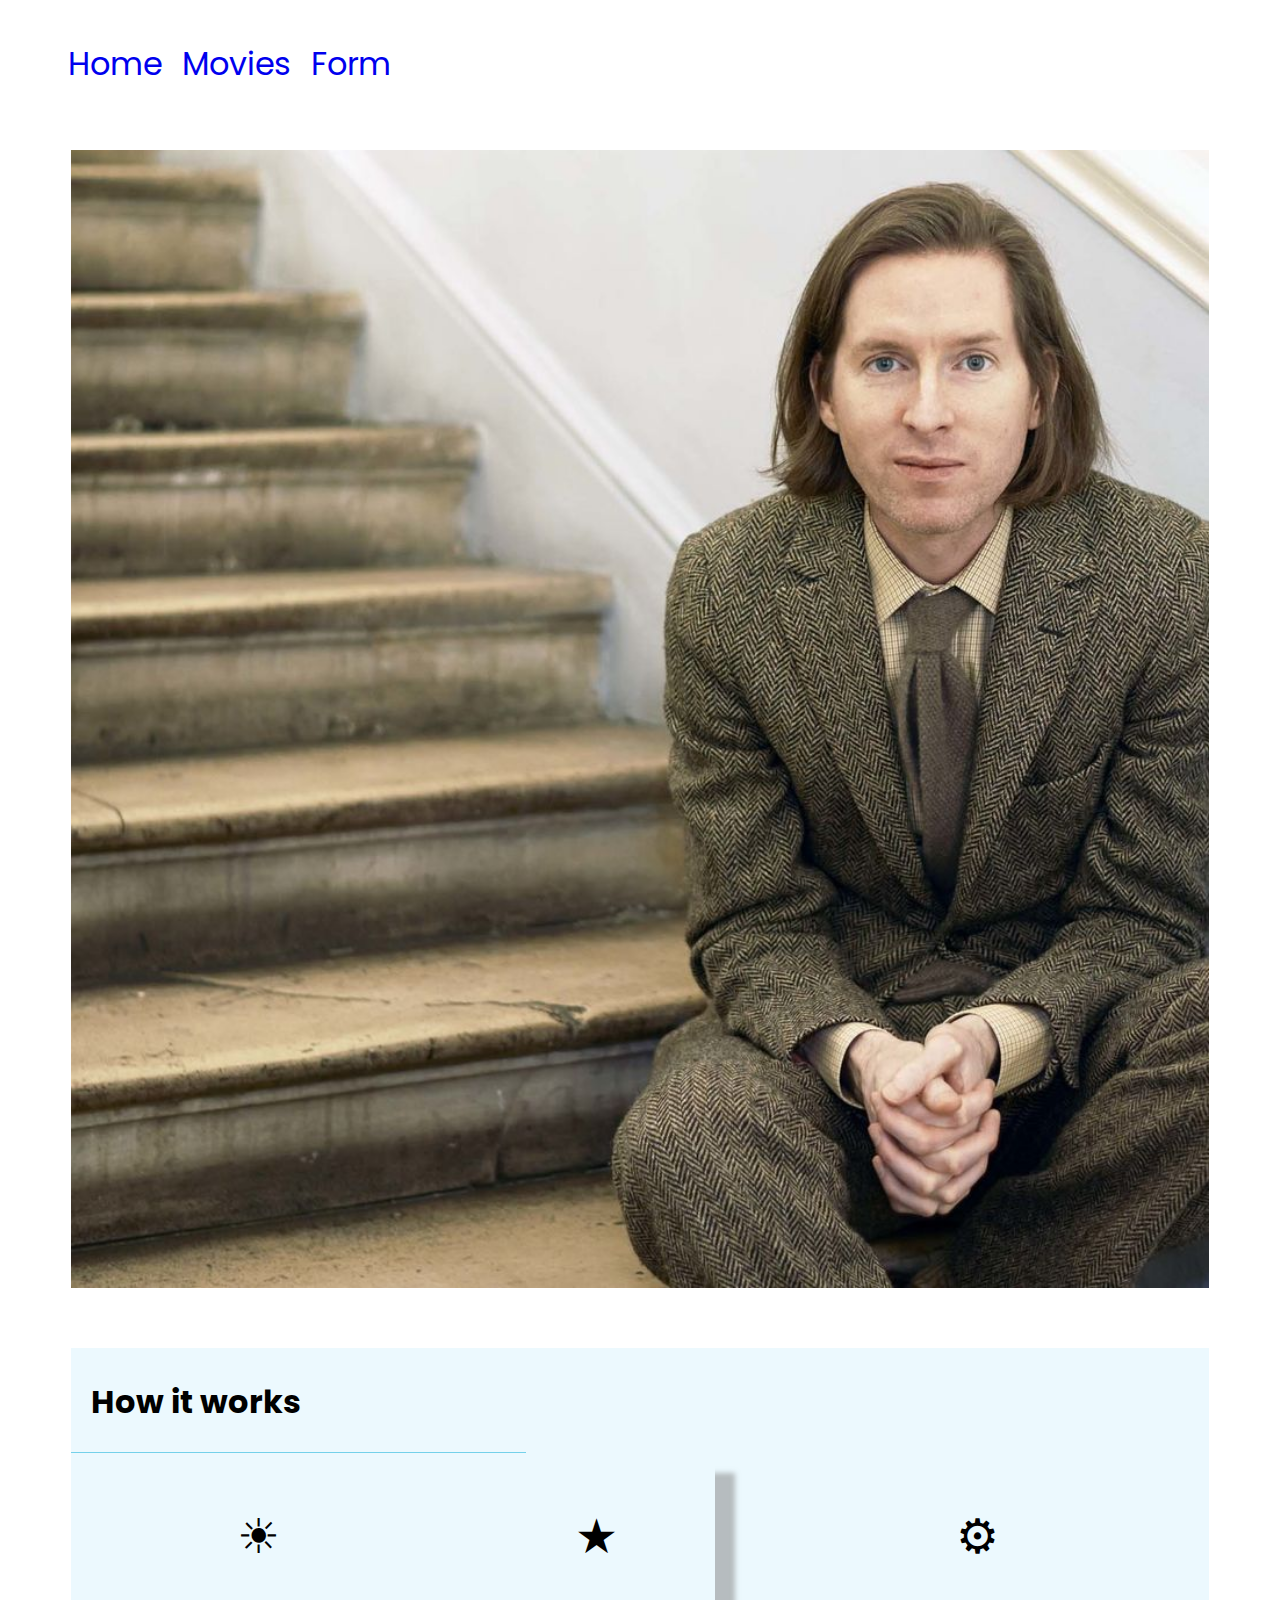
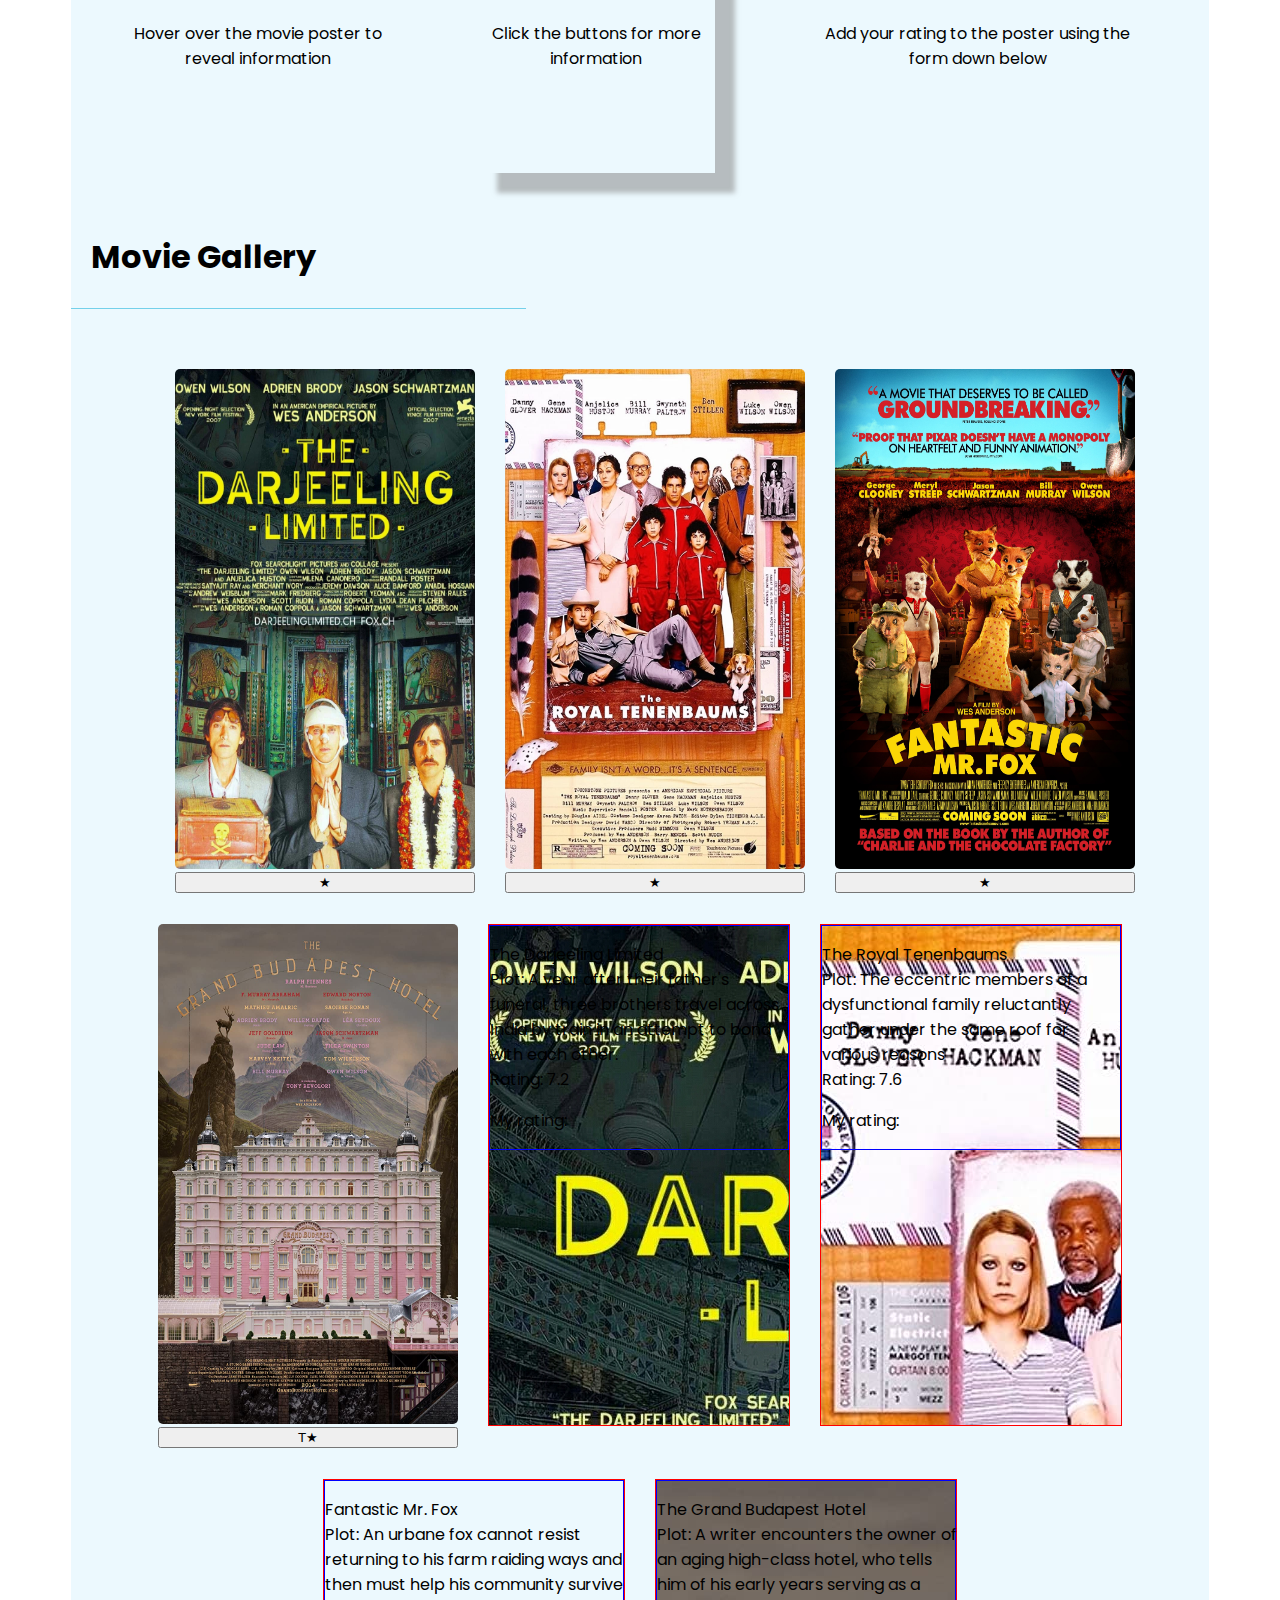
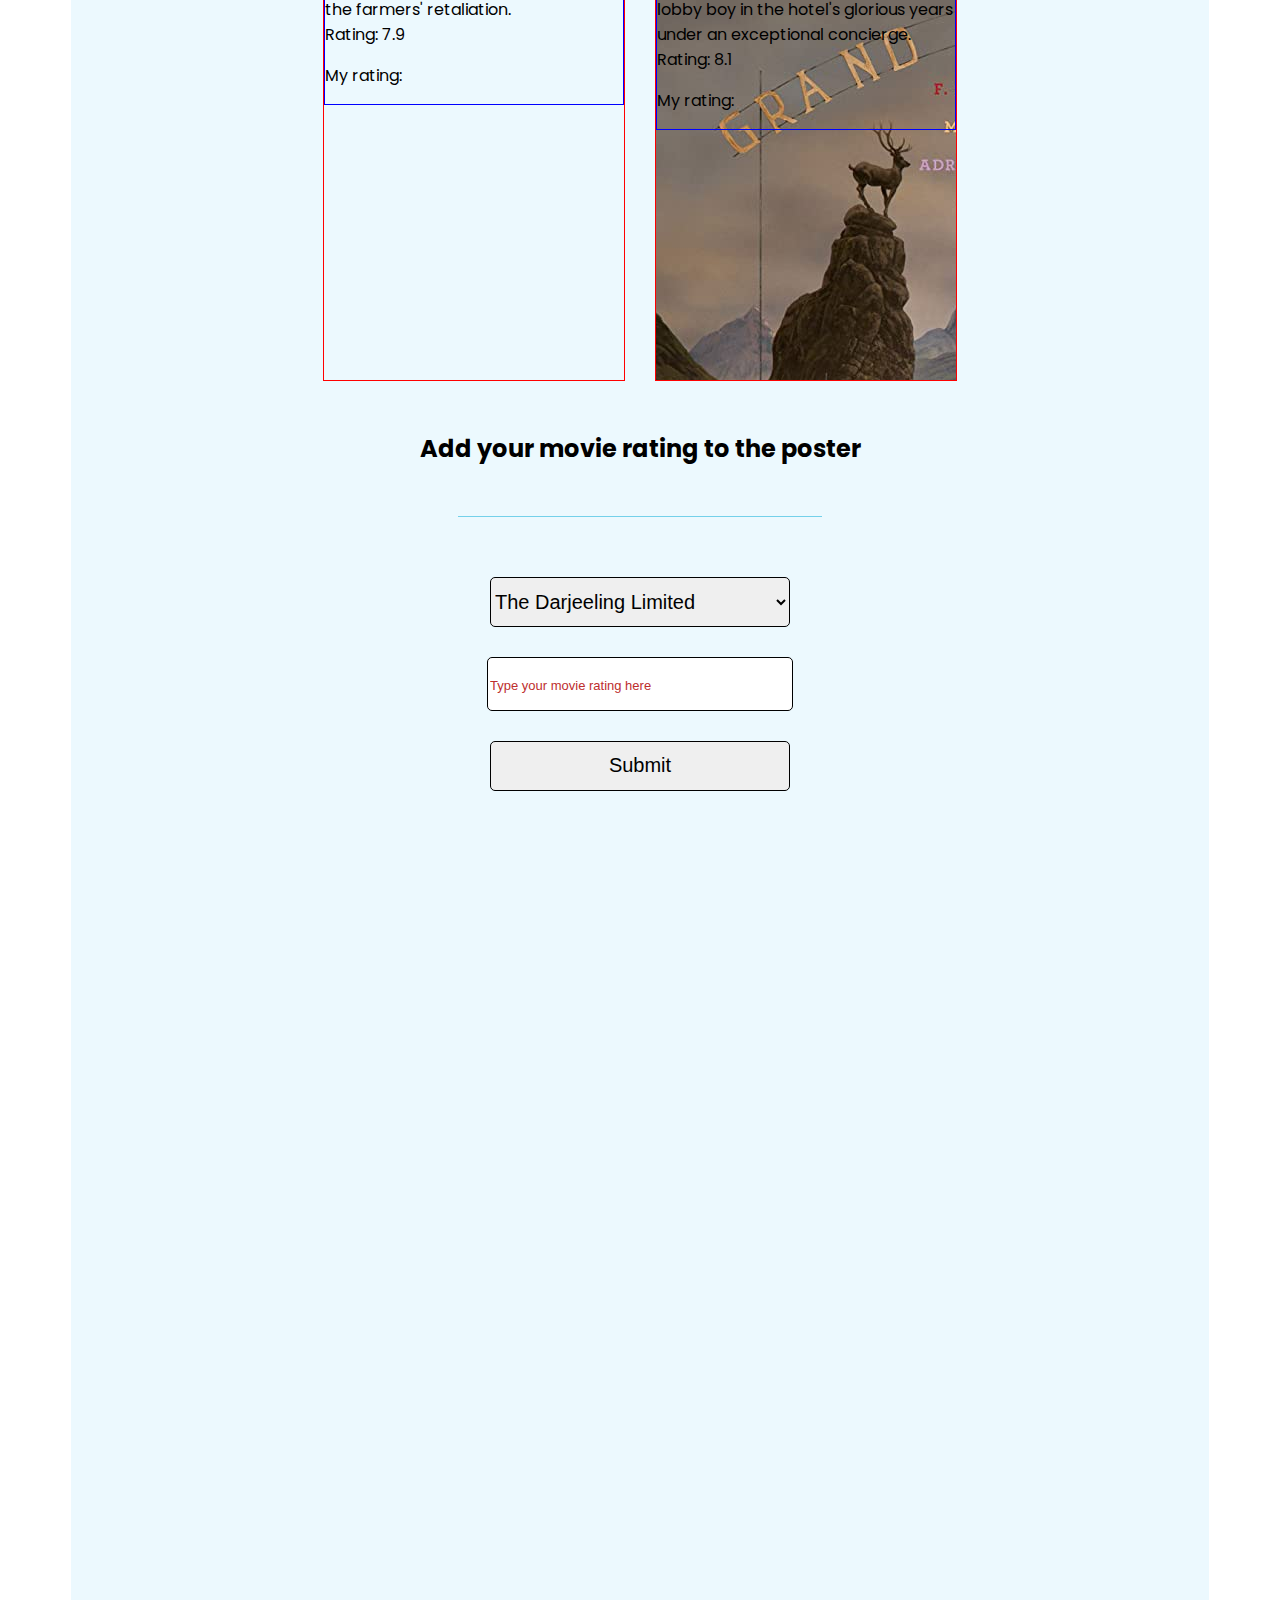
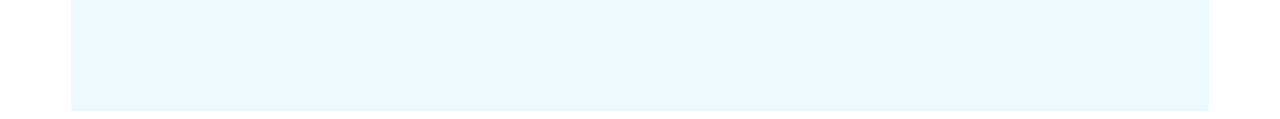
<file: index.html>
<!DOCTYPE html>
<html lang = "en">
<head>
  <meta charset="UTF-8">
  <script src="movieObject.js" defer></script>
  <script src = "movie.js" defer></script> <!--defer loads html before applying js-->
  <script src ="testing.js" defer></script>
  <link rel="stylesheet" href="movie.css">
  <link rel="stylesheet" href="https://fonts.googleapis.com/css?family=Poppins">
</head>

<body class="flex-column">
<!-- Navbar -->
  <ul id="navbar" class="flex-row">
    <li class="space-l"><a href="#navbar">Home</a></li>
    <li class="space-l"><a href="#gallery">Movies</a></li>
    <li class="space-l"><a href="#film-rating-form">Form</a></li>
  </ul>

<!-- Wes image -->
  <img src="Img/Wes.jpg" alt="Wes Anderson portrait" class="stack-l double-margin ">
    
<!-- How it works -->
  <div class="blue-box stack-xl double-margin">
  <h2 class="stack-l space-l font-l">How it works</h2>
  <div class="line-1"></div>

  <section class="flex-row">
    <div class="card">
      <p class="font-xl">&#9728</p>
      <p class="stack-l font-m double-margin">Hover over the movie poster to reveal information</p>
  	</div>
  	<div class="card box-shadow">
    	<p class="font-xl">&#9733</p>
    	<p class="stack-l font-m double-margin">Click the buttons for more information</p>
  	</div>
  	<div class="card double-margin">
    	<p class="font-xl">&#9881</p>
    	<p class="stack-l font-m double-margin">Add your rating to the poster using the form down below</p>
  	</div>
  </section>

<!-- Gallery -->
	<h2 class="stack-xl space-l font-l">Movie Gallery</h2>
  <div class="line-1"></div>
	<div id="gallery"
        class=
            "gallery 
            flex-row 
            double-margin 
            stack-xl">

    <output id="movie-output"></output>


<!-- Removing wrapper affectcs newPoster function     ?/???????    -->
    <div class="wrapper">
      <div class="darjeeling-image">
        <img id ="Darjeeling" src = "Img/darjeeling.jpg" width="300px">
        <div id="text-box" class="text-box">
          <p id="dar-info" class="movie-info"></p>
          <!-- <p id="darjeeling-name"></p>
          <p id = "darjeeling-plot" class="movie-plot"></p>
          <p id="darjeeling-rating" class="rating"></p>
          <p id="darjeeling-user-rating" class="user-rating"></p> -->
        </div>
        <button 
          class="button-text" 
          id = "darjeeling-year" >&#9733
				</button>
      </div> 
    </div>


        <div class="wrapper">
            <div class="royal-image">
                <img id="Royal" src = "Img/tenenbaums.jpg" width="300" >
                    <div id="text-box" class="text-box">
                      <p id="roy-info" class="movie-info"></p>
                        <p id="royal-name"></p>
                         <p id = "royal-plot" class="movie-plot"></p>
                         <p id="royal-rating" class="rating"></p>
                        
                    </div>
                <button 
                    class="button-text" 
                    id = "royal-year" >&#9733</button>
            </div>
        </div>


        <div class ="wrapper">
            <div class="fox-image">
                <img id ="fox" class="fox" src = "/Img/Mr Fox.jpg" alt="Mr Fox" width="300">
                    <div id="text-box" class="text-box">
                      <p id="fox-info" class="movie-info"></p>
                        <p id="fox-name"></p>
                        <p id = "fox-plot" class="movie-plot"></p>
                        <p id="fantastic-rating" class="rating"></p>
             
                    </div>
                <button 
                    class="button-text" 
                    id = "fox-year"  >&#9733</button>
            </div>
        </div>


        <div class ="wrapper">
            <div class="grand-image">
                <img id ="Grand" src = "/Img/budapest.jpg" width="300">
                    <div id="text-box" class="text-box">
                      <p id="bud-info" class="movie-info"></p>
                        <p id="budapest-name"></p>
                        <p id = "budapest-plot" class="movie-plot"></p>
                        <p id="budapest-rating" class="rating"></p>
                   
                    </div>
               
               
                    <button 
                    class="button-text" 
                    id = "budapest-year" 
                     >T&#9733</button>
            </div>
        </div>
      </div>

    <form class="stack-xl flex-column" id="film-rating-form" onsubmit="addUserRating(event)">
        <h2>Add your movie rating to the poster</h2>
        <div class="line-1"></div>
        <label for="films"></label> 
        <select name="films" id="movie-dropdown">
        </select>
        <input id="input-rating" type="number" min="0" max="10" step="0.1" placeholder="Type your movie rating here">
        <input id="user-rating-submit" type="submit" value="Submit">        
    </form>


    <div class ="name-list max-viewport-h">
        <ul id="movie-name-list" style="list-style: none;"></ul>
   </div>


        
    </body>
</html>
</file>
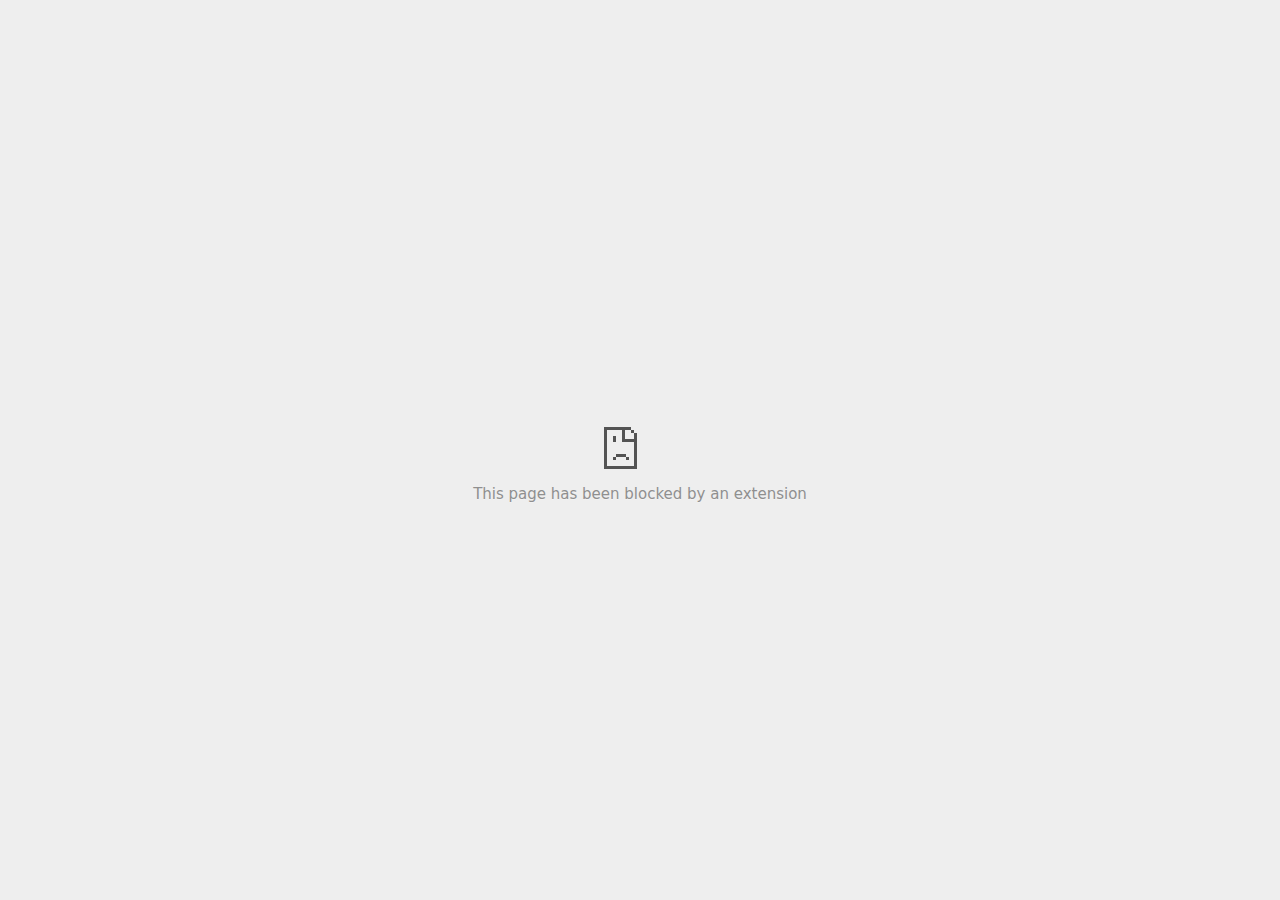
<file: tenenbaums_files/iu3.html>
<!DOCTYPE html>
<!-- saved from url=(0029)chrome-error://chromewebdata/ -->
<html dir="ltr" lang="en" subframe=""><head><meta http-equiv="Content-Type" content="text/html; charset=UTF-8">
  
  <meta name="color-scheme" content="light dark">
  <meta name="theme-color" content="#fff">
  <meta name="viewport" content="width=device-width, initial-scale=1.0,
                                 maximum-scale=1.0, user-scalable=no">
  <title>aax-eu.amazon-adsystem.com</title>
  <style>/* Copyright 2017 The Chromium Authors
 * Use of this source code is governed by a BSD-style license that can be
 * found in the LICENSE file. */

a {
  color: var(--link-color);
}

body {
  --background-color: #fff;
  --error-code-color: var(--google-gray-700);
  --google-blue-100: rgb(210, 227, 252);
  --google-blue-300: rgb(138, 180, 248);
  --google-blue-600: rgb(26, 115, 232);
  --google-blue-700: rgb(25, 103, 210);
  --google-gray-100: rgb(241, 243, 244);
  --google-gray-300: rgb(218, 220, 224);
  --google-gray-500: rgb(154, 160, 166);
  --google-gray-50: rgb(248, 249, 250);
  --google-gray-600: rgb(128, 134, 139);
  --google-gray-700: rgb(95, 99, 104);
  --google-gray-800: rgb(60, 64, 67);
  --google-gray-900: rgb(32, 33, 36);
  --heading-color: var(--google-gray-900);
  --link-color: rgb(88, 88, 88);
  --popup-container-background-color: rgba(0,0,0,.65);
  --primary-button-fill-color-active: var(--google-blue-700);
  --primary-button-fill-color: var(--google-blue-600);
  --primary-button-text-color: #fff;
  --quiet-background-color: rgb(247, 247, 247);
  --secondary-button-border-color: var(--google-gray-500);
  --secondary-button-fill-color: #fff;
  --secondary-button-hover-border-color: var(--google-gray-600);
  --secondary-button-hover-fill-color: var(--google-gray-50);
  --secondary-button-text-color: var(--google-gray-700);
  --small-link-color: var(--google-gray-700);
  --text-color: var(--google-gray-700);
  background: var(--background-color);
  color: var(--text-color);
  word-wrap: break-word;
}

.nav-wrapper .secondary-button {
  background: var(--secondary-button-fill-color);
  border: 1px solid var(--secondary-button-border-color);
  color: var(--secondary-button-text-color);
  float: none;
  margin: 0;
  padding: 8px 16px;
}

.hidden {
  display: none;
}

html {
  -webkit-text-size-adjust: 100%;
  font-size: 125%;
}

.icon {
  background-repeat: no-repeat;
  background-size: 100%;
}

@media (prefers-color-scheme: dark) {
  body {
    --background-color: var(--google-gray-900);
    --error-code-color: var(--google-gray-500);
    --heading-color: var(--google-gray-500);
    --link-color: var(--google-blue-300);
    --primary-button-fill-color-active: rgb(129, 162, 208);
    --primary-button-fill-color: var(--google-blue-300);
    --primary-button-text-color: var(--google-gray-900);
    --quiet-background-color: var(--background-color);
    --secondary-button-border-color: var(--google-gray-700);
    --secondary-button-fill-color: var(--google-gray-900);
    --secondary-button-hover-fill-color: rgb(48, 51, 57);
    --secondary-button-text-color: var(--google-blue-300);
    --small-link-color: var(--google-blue-300);
    --text-color: var(--google-gray-500);
  }
}
</style>
  <style>/* Copyright 2014 The Chromium Authors
   Use of this source code is governed by a BSD-style license that can be
   found in the LICENSE file. */

button {
  border: 0;
  border-radius: 4px;
  box-sizing: border-box;
  color: var(--primary-button-text-color);
  cursor: pointer;
  float: right;
  font-size: .875em;
  margin: 0;
  padding: 8px 16px;
  transition: box-shadow 150ms cubic-bezier(0.4, 0, 0.2, 1);
  user-select: none;
}

[dir='rtl'] button {
  float: left;
}

.bad-clock button,
.captive-portal button,
.https-only button,
.insecure-form button,
.lookalike-url button,
.main-frame-blocked button,
.neterror button,
.pdf button,
.ssl button,
.safe-browsing-billing button {
  background: var(--primary-button-fill-color);
}

button:active {
  background: var(--primary-button-fill-color-active);
  outline: 0;
}

#debugging {
  display: inline;
  overflow: auto;
}

.debugging-content {
  line-height: 1em;
  margin-bottom: 0;
  margin-top: 1em;
}

.debugging-content-fixed-width {
  display: block;
  font-family: monospace;
  font-size: 1.2em;
  margin-top: 0.5em;
}

.debugging-title {
  font-weight: bold;
}

#details {
  margin: 0 0 50px;
}

#details p:not(:first-of-type) {
  margin-top: 20px;
}

.secondary-button:active {
  border-color: white;
  box-shadow: 0 1px 2px 0 rgba(60, 64, 67, .3),
      0 2px 6px 2px rgba(60, 64, 67, .15);
}

.secondary-button:hover {
  background: var(--secondary-button-hover-fill-color);
  border-color: var(--secondary-button-hover-border-color);
  text-decoration: none;
}

.error-code {
  color: var(--error-code-color);
  font-size: .8em;
  margin-top: 12px;
  text-transform: uppercase;
}

#error-debugging-info {
  font-size: 0.8em;
}

h1 {
  color: var(--heading-color);
  font-size: 1.6em;
  font-weight: normal;
  line-height: 1.25em;
  margin-bottom: 16px;
}

h2 {
  font-size: 1.2em;
  font-weight: normal;
}

.icon {
  height: 72px;
  margin: 0 0 40px;
  width: 72px;
}

input[type=checkbox] {
  opacity: 0;
}

input[type=checkbox]:focus ~ .checkbox::after {
  outline: -webkit-focus-ring-color auto 5px;
}

.interstitial-wrapper {
  box-sizing: border-box;
  font-size: 1em;
  line-height: 1.6em;
  margin: 14vh auto 0;
  max-width: 600px;
  width: 100%;
}

#main-message > p {
  display: inline;
}

#extended-reporting-opt-in {
  font-size: .875em;
  margin-top: 32px;
}

#extended-reporting-opt-in label {
  display: grid;
  grid-template-columns: 1.8em 1fr;
  position: relative;
}

#enhanced-protection-message {
  border-radius: 4px;
  font-size: 1em;
  margin-top: 32px;
  padding: 10px 5px;
}

#enhanced-protection-message label {
  display: grid;
  grid-template-columns: 2.5em 1fr;
  position: relative;
}

#enhanced-protection-message div {
  margin: 0.5em;
}

#enhanced-protection-message .icon {
  height: 1.5em;
  vertical-align: middle;
  width: 1.5em;
}

.nav-wrapper {
  margin-top: 51px;
}

.nav-wrapper::after {
  clear: both;
  content: '';
  display: table;
  width: 100%;
}

.small-link {
  color: var(--small-link-color);
  font-size: .875em;
}

.checkboxes {
  flex: 0 0 24px;
}

.checkbox {
  --padding: .9em;
  background: transparent;
  display: block;
  height: 1em;
  left: -1em;
  padding-inline-start: var(--padding);
  position: absolute;
  right: 0;
  top: -.5em;
  width: 1em;
}

.checkbox::after {
  border: 1px solid white;
  border-radius: 2px;
  content: '';
  height: 1em;
  left: var(--padding);
  position: absolute;
  top: var(--padding);
  width: 1em;
}

.checkbox::before {
  background: transparent;
  border: 2px solid white;
  border-inline-end-width: 0;
  border-top-width: 0;
  content: '';
  height: .2em;
  left: calc(.3em + var(--padding));
  opacity: 0;
  position: absolute;
  top: calc(.3em  + var(--padding));
  transform: rotate(-45deg);
  width: .5em;
}

input[type=checkbox]:checked ~ .checkbox::before {
  opacity: 1;
}

#recurrent-error-message {
  background: #ededed;
  border-radius: 4px;
  margin-bottom: 16px;
  margin-top: 12px;
  padding: 12px 16px;
}

.showing-recurrent-error-message #extended-reporting-opt-in {
  margin-top: 16px;
}

.showing-recurrent-error-message #enhanced-protection-message {
  margin-top: 16px;
}

@media (max-width: 700px) {
  .interstitial-wrapper {
    padding: 0 10%;
  }

  #error-debugging-info {
    overflow: auto;
  }
}

@media (max-width: 420px) {
  button,
  [dir='rtl'] button,
  .small-link {
    float: none;
    font-size: .825em;
    font-weight: 500;
    margin: 0;
    width: 100%;
  }

  button {
    padding: 16px 24px;
  }

  #details {
    margin: 20px 0 20px 0;
  }

  #details p:not(:first-of-type) {
    margin-top: 10px;
  }

  .secondary-button:not(.hidden) {
    display: block;
    margin-top: 20px;
    text-align: center;
    width: 100%;
  }

  .interstitial-wrapper {
    padding: 0 5%;
  }

  #extended-reporting-opt-in {
    margin-top: 24px;
  }

  #enhanced-protection-message {
    margin-top: 24px;
  }

  .nav-wrapper {
    margin-top: 30px;
  }
}

/**
 * Mobile specific styling.
 * Navigation buttons are anchored to the bottom of the screen.
 * Details message replaces the top content in its own scrollable area.
 */

@media (max-width: 420px) {
  .nav-wrapper .secondary-button {
    border: 0;
    margin: 16px 0 0;
    margin-inline-end: 0;
    padding-bottom: 16px;
    padding-top: 16px;
  }
}

/* Fixed nav. */
@media (min-width: 240px) and (max-width: 420px) and
       (min-height: 401px),
       (min-width: 421px) and (min-height: 240px) and
       (max-height: 560px) {
  body .nav-wrapper {
    background: var(--background-color);
    bottom: 0;
    box-shadow: 0 -12px 24px var(--background-color);
    left: 0;
    margin: 0 auto;
    max-width: 736px;
    padding-inline-end: 24px;
    padding-inline-start: 24px;
    position: fixed;
    right: 0;
    width: 100%;
    z-index: 2;
  }

  .interstitial-wrapper {
    max-width: 736px;
  }

  #details,
  #main-content {
    padding-bottom: 40px;
  }

  #details {
    padding-top: 5.5vh;
  }

  button.small-link {
    color: var(--google-blue-600);
  }
}

@media (max-width: 420px) and (orientation: portrait),
       (max-height: 560px) {
  body {
    margin: 0 auto;
  }

  button,
  [dir='rtl'] button,
  button.small-link,
  .nav-wrapper .secondary-button {
    font-family: Roboto-Regular,Helvetica;
    font-size: .933em;
    margin: 6px 0;
    transform: translatez(0);
  }

  .nav-wrapper {
    box-sizing: border-box;
    padding-bottom: 8px;
    width: 100%;
  }

  #details {
    box-sizing: border-box;
    height: auto;
    margin: 0;
    opacity: 1;
    transition: opacity 250ms cubic-bezier(0.4, 0, 0.2, 1);
  }

  #details.hidden,
  #main-content.hidden {
    height: 0;
    opacity: 0;
    overflow: hidden;
    padding-bottom: 0;
    transition: none;
  }

  h1 {
    font-size: 1.5em;
    margin-bottom: 8px;
  }

  .icon {
    margin-bottom: 5.69vh;
  }

  .interstitial-wrapper {
    box-sizing: border-box;
    margin: 7vh auto 12px;
    padding: 0 24px;
    position: relative;
  }

  .interstitial-wrapper p {
    font-size: .95em;
    line-height: 1.61em;
    margin-top: 8px;
  }

  #main-content {
    margin: 0;
    transition: opacity 100ms cubic-bezier(0.4, 0, 0.2, 1);
  }

  .small-link {
    border: 0;
  }

  .suggested-left > #control-buttons,
  .suggested-right > #control-buttons {
    float: none;
    margin: 0;
  }
}

@media (min-width: 421px) and (min-height: 500px) and (max-height: 560px) {
  .interstitial-wrapper {
    margin-top: 10vh;
  }
}

@media (min-height: 400px) and (orientation:portrait) {
  .interstitial-wrapper {
    margin-bottom: 145px;
  }
}

@media (min-height: 299px) {
  .nav-wrapper {
    padding-bottom: 16px;
  }
}

@media (max-height: 560px) and (min-height: 240px) and (orientation:landscape) {
  .extended-reporting-has-checkbox #details {
    padding-bottom: 80px;
  }
}

@media (min-height: 500px) and (max-height: 650px) and (max-width: 414px) and
       (orientation: portrait) {
  .interstitial-wrapper {
    margin-top: 7vh;
  }
}

@media (min-height: 650px) and (max-width: 414px) and (orientation: portrait) {
  .interstitial-wrapper {
    margin-top: 10vh;
  }
}

/* Small mobile screens. No fixed nav. */
@media (max-height: 400px) and (orientation: portrait),
       (max-height: 239px) and (orientation: landscape),
       (max-width: 419px) and (max-height: 399px) {
  .interstitial-wrapper {
    display: flex;
    flex-direction: column;
    margin-bottom: 0;
  }

  #details {
    flex: 1 1 auto;
    order: 0;
  }

  #main-content {
    flex: 1 1 auto;
    order: 0;
  }

  .nav-wrapper {
    flex: 0 1 auto;
    margin-top: 8px;
    order: 1;
    padding-inline-end: 0;
    padding-inline-start: 0;
    position: relative;
    width: 100%;
  }

  button,
  .nav-wrapper .secondary-button {
    padding: 16px 24px;
  }

  button.small-link {
    color: var(--google-blue-600);
  }
}

@media (max-width: 239px) and (orientation: portrait) {
  .nav-wrapper {
    padding-inline-end: 0;
    padding-inline-start: 0;
  }
}
</style>
  <style>/* Copyright 2013 The Chromium Authors
 * Use of this source code is governed by a BSD-style license that can be
 * found in the LICENSE file. */

/* Don't use the main frame div when the error is in a subframe. */
html[subframe] #main-frame-error {
  display: none;
}

/* Don't use the subframe error div when the error is in a main frame. */
html:not([subframe]) #sub-frame-error {
  display: none;
}

h1 {
  margin-top: 0;
  word-wrap: break-word;
}

h1 span {
  font-weight: 500;
}

a {
  text-decoration: none;
}

.icon {
  -webkit-user-select: none;
  display: inline-block;
}

.icon-generic {
  /* Can't access chrome://theme/IDR_ERROR_NETWORK_GENERIC from an untrusted
   * renderer process, so embed the resource manually. */
  content: -webkit-image-set(
      url([data-uri]) 1x,
      url([data-uri]) 2x);
}

.icon-offline {
  content: -webkit-image-set(
      url([data-uri]) 1x,
      url([data-uri]) 2x);
  position: relative;
}

.icon-disabled {
  content: -webkit-image-set(
      url([data-uri]) 1x,
      url([data-uri]) 2x);
  width: 112px;
}

.hidden {
  display: none;
}

#suggestions-list a {
  color: var(--google-blue-600);
}

#suggestions-list p {
  margin-block-end: 0;
}

#suggestions-list ul {
  margin-top: 0;
}

.single-suggestion {
  list-style-type: none;
  padding-inline-start: 0;
}

#error-information-button {
  content: url([data-uri]);
  height: 24px;
  vertical-align: -.15em;
  width: 24px;
}

.use-popup-container#error-information-popup-container
  #error-information-popup {
  align-items: center;
  background-color: var(--popup-container-background-color);
  display: flex;
  height: 100%;
  left: 0;
  position: fixed;
  top: 0;
  width: 100%;
  z-index: 100;
}

.use-popup-container#error-information-popup-container
  #error-information-popup-content > p {
  margin-bottom: 11px;
  margin-inline-start: 20px;
}

.use-popup-container#error-information-popup-container #suggestions-list ul {
  margin-inline-start: 15px;
}

.use-popup-container#error-information-popup-container
  #error-information-popup-box {
  background-color: var(--background-color);
  left: 5%;
  padding-bottom: 15px;
  padding-top: 15px;
  position: fixed;
  width: 90%;
  z-index: 101;
}

.use-popup-container#error-information-popup-container div.error-code {
  margin-inline-start: 20px;
}

.use-popup-container#error-information-popup-container #suggestions-list p {
  margin-inline-start: 20px;
}

:not(.use-popup-container)#error-information-popup-container
  #error-information-popup-close {
  display: none;
}

#error-information-popup-close {
  margin-bottom: 0;
  margin-inline-end: 35px;
  margin-top: 15px;
  text-align: end;
}

.link-button {
  color: rgb(66, 133, 244);
  display: inline-block;
  font-weight: bold;
  text-transform: uppercase;
}

#sub-frame-error-details {

  color: #8F8F8F;

  /* Not done on mobile for performance reasons. */
  text-shadow: 0 1px 0 rgba(255,255,255,0.3);

}

[jscontent=hostName],
[jscontent=failedUrl] {
  overflow-wrap: break-word;
}

.secondary-button {
  background: #d9d9d9;
  color: #696969;
  margin-inline-end: 16px;
}

.snackbar {
  background: #323232;
  border-radius: 2px;
  bottom: 24px;
  box-sizing: border-box;
  color: #fff;
  font-size: .87em;
  left: 24px;
  max-width: 568px;
  min-width: 288px;
  opacity: 0;
  padding: 16px 24px 12px;
  position: fixed;
  transform: translateY(90px);
  will-change: opacity, transform;
  z-index: 999;
}

.snackbar-show {
  -webkit-animation:
    show-snackbar 250ms cubic-bezier(0, 0, 0.2, 1) forwards,
    hide-snackbar 250ms cubic-bezier(0.4, 0, 1, 1) forwards 5s;
}

@-webkit-keyframes show-snackbar {
  100% {
    opacity: 1;
    transform: translateY(0);
  }
}

@-webkit-keyframes hide-snackbar {
  0% {
    opacity: 1;
    transform: translateY(0);
  }
  100% {
    opacity: 0;
    transform: translateY(90px);
  }
}

.suggestions {
  margin-top: 18px;
}

.suggestion-header {
  font-weight: bold;
  margin-bottom: 4px;
}

.suggestion-body {
  color: #777;
}

/* Decrease padding at low sizes. */
@media (max-width: 640px), (max-height: 640px) {
  h1 {
    margin: 0 0 15px;
  }
  .suggestions {
    margin-top: 10px;
  }
  .suggestion-header {
    margin-bottom: 0;
  }
}

#download-link,
#download-link-clicked {
  margin-bottom: 30px;
  margin-top: 30px;
}

#download-link-clicked {
  color: #BBB;
}

#download-link::before,
#download-link-clicked::before {
  content: url([data-uri]);
  display: inline-block;
  margin-inline-end: 4px;
  vertical-align: -webkit-baseline-middle;
}

#download-link-clicked::before {
  opacity: 0;
  width: 0;
}

#offline-content-list-visibility-card {
  border: 1px solid white;
  border-radius: 8px;
  display: flex;
  font-size: .8em;
  justify-content: space-between;
  line-height: 1;
}

#offline-content-list.list-hidden #offline-content-list-visibility-card {
  border-color: rgb(218, 220, 224);
}

#offline-content-list-visibility-card > div {
  padding: 1em;
}

#offline-content-list-title {
  color: var(--google-gray-700);
}

#offline-content-list-show-text,
#offline-content-list-hide-text {
  color: rgb(66, 133, 244);
}

/* Hides the "hide" text div when the offline content list is collapsed/hidden
 * and, alternatively, hides the "show" text div when the offline content list
 * is expanded/shown.
 */
#offline-content-list.list-hidden #offline-content-list-hide-text,
#offline-content-list:not(.list-hidden) #offline-content-list-show-text {
  display: none;
}

/* Controls the animation of the offline content list when it is expanded/shown.
 */
#offline-content-suggestions {
  /* Max-height has to be set for the height animation to work. The chosen value
   * is a little greater than the maximum height the list will have, when all
   * suggestions have images, so that it is never clamped. This makes so that
   * when the actual height is smaller then the animation is not as smooth.
   */
  max-height: 27em;
  transition: max-height 200ms ease-in, visibility 0s 200ms,
              opacity 200ms 200ms linear;
}

/* Controls the animation of the offline content list when it is
 * collapsed/hidden.
 */
#offline-content-list.list-hidden #offline-content-suggestions {
  max-height: 0;
  opacity: 0;
  transition: opacity 200ms linear, visibility 0s 200ms,
              max-height 200ms 200ms ease-out;
  visibility: hidden;
}

#offline-content-list {
  margin-inline-start: -5%;
  width: 110%;
}

/* The selectors below adjust the "overflow" of the suggestion cards contents
 * based on the same screen size based strategy used for the main frame, which
 * is applied by the `interstitial-wrapper` class. */
@media (max-width: 420px)  {
  #offline-content-list {
    margin-inline-start: -2.5%;
    width: 105%;
  }
}
@media (max-width: 420px) and (orientation: portrait),
       (max-height: 560px) {
  #offline-content-list {
    margin-inline-start: -12px;
    width: calc(100% + 24px);
  }
}

.suggestion-with-image .offline-content-suggestion-thumbnail {
  flex-basis: 8.2em;
  flex-shrink: 0;
}

.suggestion-with-image .offline-content-suggestion-thumbnail > img {
  height: 100%;
  width: 100%;
}

.suggestion-with-image #offline-content-list:not(.is-rtl)
.offline-content-suggestion-thumbnail > img {
  border-bottom-right-radius: 7px;
  border-top-right-radius: 7px;
}

.suggestion-with-image #offline-content-list.is-rtl
.offline-content-suggestion-thumbnail > img {
  border-bottom-left-radius: 7px;
  border-top-left-radius: 7px;
}

.suggestion-with-icon .offline-content-suggestion-thumbnail {
  align-items: center;
  display: flex;
  justify-content: center;
  min-height: 4.2em;
  min-width: 4.2em;
}

.suggestion-with-icon .offline-content-suggestion-thumbnail > div {
  align-items: center;
  background-color: rgb(241, 243, 244);
  border-radius: 50%;
  display: flex;
  height: 2.3em;
  justify-content: center;
  width: 2.3em;
}

.suggestion-with-icon .offline-content-suggestion-thumbnail > div > img {
  height: 1.45em;
  width: 1.45em;
}

.offline-content-suggestion-favicon {
  height: 1em;
  margin-inline-end: 0.4em;
  width: 1.4em;
}

.offline-content-suggestion-favicon > img {
  height: 1.4em;
  width: 1.4em;
}

.no-favicon .offline-content-suggestion-favicon {
  display: none;
}

.image-video {
  content: url([data-uri]);
}

.image-music-note {
  content: url([data-uri]);
}

.image-earth {
  content: url([data-uri]);
}

.image-file {
  content: url([data-uri]);
}

.offline-content-suggestion-texts {
  display: flex;
  flex-direction: column;
  justify-content: space-between;
  line-height: 1.3;
  padding: .9em;
  width: 100%;
}

.offline-content-suggestion-title {
  -webkit-box-orient: vertical;
  -webkit-line-clamp: 3;
  color: rgb(32, 33, 36);
  display: -webkit-box;
  font-size: 1.1em;
  overflow: hidden;
  text-overflow: ellipsis;
}

div.offline-content-suggestion {
  align-items: stretch;
  border: 1px solid rgb(218, 220, 224);
  border-radius: 8px;
  display: flex;
  justify-content: space-between;
  margin-bottom: .8em;
}

.suggestion-with-image {
  flex-direction: row;
  height: 8.2em;
  max-height: 8.2em;
}

.suggestion-with-icon {
  flex-direction: row-reverse;
  height: 4.2em;
  max-height: 4.2em;
}

.suggestion-with-icon .offline-content-suggestion-title {
  -webkit-line-clamp: 1;
  word-break: break-all;
}

.suggestion-with-icon .offline-content-suggestion-texts {
  padding-inline-start: 0;
}

.offline-content-suggestion-attribution-freshness {
  color: rgb(95, 99, 104);
  display: flex;
  font-size: .8em;
  line-height: 1.7em;
}

.offline-content-suggestion-attribution {
  -webkit-box-orient: vertical;
  -webkit-line-clamp: 1;
  display: -webkit-box;
  flex-shrink: 1;
  margin-inline-end: 0.3em;
  overflow: hidden;
  overflow-wrap: break-word;
  text-overflow: ellipsis;
  word-break: break-all;
}

.no-attribution .offline-content-suggestion-attribution {
  display: none;
}

.offline-content-suggestion-freshness::before {
  content: '-';
  display: inline-block;
  flex-shrink: 0;
  margin-inline-end: .1em;
  margin-inline-start: .1em;
}

.no-attribution .offline-content-suggestion-freshness::before {
  display: none;
}

.offline-content-suggestion-freshness {
  flex-shrink: 0;
}

.suggestion-with-image .offline-content-suggestion-pin-spacer {
  flex-grow: 100;
  flex-shrink: 1;
}

.suggestion-with-image .offline-content-suggestion-pin {
  content: url([data-uri]);
  flex-shrink: 0;
  height: 1.4em;
  margin-inline-start: .4em;
  width: 1.4em;
}

/* Controls the animation (and a bit more) of the launch-downloads-home action
 * button when the offline content list is expanded/shown.
 */
#offline-content-list-action {
  text-align: center;
  transition: visibility 0s 200ms, opacity 200ms 200ms linear;
}

/* Controls the animation of the launch-downloads-home action button when the
 * offline content list is collapsed/hidden.
 */
#offline-content-list.list-hidden #offline-content-list-action {
  opacity: 0;
  transition: opacity 200ms linear, visibility 0s 200ms;
  visibility: hidden;
}

#cancel-save-page-button {
  background-image: url([data-uri]);
  background-position: right 27px center;
  background-repeat: no-repeat;
  border: 1px solid var(--google-gray-300);
  border-radius: 5px;
  color: var(--google-gray-700);
  margin-bottom: 26px;
  padding-bottom: 16px;
  padding-inline-end: 88px;
  padding-inline-start: 16px;
  padding-top: 16px;
  text-align: start;
}

html[dir='rtl'] #cancel-save-page-button {
  background-position: left 27px center;
}

#save-page-for-later-button {
  display: flex;
  justify-content: start;
}

#save-page-for-later-button a::before {
  content: url([data-uri]);
  display: inline-block;
  margin-inline-end: 4px;
  vertical-align: -webkit-baseline-middle;
}

.hidden#save-page-for-later-button {
  display: none;
}

/* Don't allow overflow when in a subframe. */
html[subframe] body {
  overflow: hidden;
}

#sub-frame-error {
  -webkit-align-items: center;
  -webkit-flex-flow: column;
  -webkit-justify-content: center;
  background-color: #DDD;
  display: -webkit-flex;
  height: 100%;
  left: 0;
  position: absolute;
  text-align: center;
  top: 0;
  transition: background-color 200ms ease-in-out;
  width: 100%;
}

#sub-frame-error:hover {
  background-color: #EEE;
}

#sub-frame-error .icon-generic {
  margin: 0 0 16px;
}

#sub-frame-error-details {
  margin: 0 10px;
  text-align: center;
  visibility: hidden;
}

/* Show details only when hovering. */
#sub-frame-error:hover #sub-frame-error-details {
  visibility: visible;
}

/* If the iframe is too small, always hide the error code. */
/* TODO(mmenke): See if overflow: no-display works better, once supported. */
@media (max-width: 200px), (max-height: 95px) {
  #sub-frame-error-details {
    display: none;
  }
}

/* Adjust icon for small embedded frames in apps. */
@media (max-height: 100px) {
  #sub-frame-error .icon-generic {
    height: auto;
    margin: 0;
    padding-top: 0;
    width: 25px;
  }
}

/* details-button is special; it's a <button> element that looks like a link. */
#details-button {
  box-shadow: none;
  min-width: 0;
}

/* Styles for platform dependent separation of controls and details button. */
.suggested-left > #control-buttons,
.suggested-right > #details-button {
  float: left;
}

.suggested-right > #control-buttons,
.suggested-left > #details-button {
  float: right;
}

.suggested-left .secondary-button {
  margin-inline-end: 0;
  margin-inline-start: 16px;
}

#details-button.singular {
  float: none;
}

/* download-button shows both icon and text. */
#download-button {
  padding-bottom: 4px;
  padding-top: 4px;
  position: relative;
}

#download-button::before {
  background: -webkit-image-set(
      url([data-uri]) 1x,
      url([data-uri]) 2x)
    no-repeat;
  content: '';
  display: inline-block;
  height: 24px;
  margin-inline-end: 4px;
  margin-inline-start: -4px;
  vertical-align: middle;
  width: 24px;
}

#download-button:disabled {
  background: rgb(180, 206, 249);
  color: rgb(255, 255, 255);
}

#buttons::after {
  clear: both;
  content: '';
  display: block;
  width: 100%;
}

/* Offline page */
html[dir='rtl'] .runner-container,
html[dir='rtl'].offline .icon-offline {
  transform: scaleX(-1);
}

.offline {
  transition: filter 1.5s cubic-bezier(0.65, 0.05, 0.36, 1),
              background-color 1.5s cubic-bezier(0.65, 0.05, 0.36, 1);

  will-change: filter, background-color;

}

.offline body {
  transition: background-color 1.5s cubic-bezier(0.65, 0.05, 0.36, 1);
}

.offline #main-message > p {
  display: none;
}

.offline.inverted {
  background-color: #fff;
  filter: invert(1);
}

.offline.inverted body {
  background-color: #fff;
}

.offline .interstitial-wrapper {
  color: var(--text-color);
  font-size: 1em;
  line-height: 1.55;
  margin: 0 auto;
  max-width: 600px;
  padding-top: 100px;
  position: relative;
  width: 100%;
}

.offline .runner-container {
  direction: ltr;
  height: 150px;
  max-width: 600px;
  overflow: hidden;
  position: absolute;
  top: 35px;
  width: 44px;
}

.offline .runner-container:focus {
  outline: none;
}

.offline .runner-container:focus-visible {
  outline: 3px solid var(--google-blue-300);
}

.offline .runner-canvas {
  height: 150px;
  max-width: 600px;
  opacity: 1;
  overflow: hidden;
  position: absolute;
  top: 0;
  z-index: 10;
}

.offline .controller {
  height: 100vh;
  left: 0;
  position: absolute;
  top: 0;
  width: 100vw;
  z-index: 9;
}

#offline-resources {
  display: none;
}

#offline-instruction {
  image-rendering: pixelated;
  left: 0;
  margin: auto;
  position: absolute;
  right: 0;
  top: 60px;
  width: fit-content;
}

.offline-runner-live-region {
  bottom: 0;
  clip-path: polygon(0 0, 0 0, 0 0);
  color: var(--background-color);
  display: block;
  font-size: xx-small;
  overflow: hidden;
  position: absolute;
  text-align: center;
  transition: color 1.5s cubic-bezier(0.65, 0.05, 0.36, 1);
  user-select: none;
}

/* Custom toggle */
.slow-speed-option {
  align-items: center;
  background: var(--google-gray-50);
  border-radius: 24px/50%;
  bottom: 0;
  color: var(--error-code-color);
  display: inline-flex;
  font-size: 1em;
  left: 0;
  line-height: 1.1em;
  margin: 5px auto;
  padding: 2px 12px 3px 20px;
  position: absolute;
  right: 0;
  width: max-content;
  z-index: 999;
}

.slow-speed-option.hidden {
  display: none;
}

.slow-speed-option [type=checkbox] {
  opacity: 0;
  pointer-events: none;
  position: absolute;
}

.slow-speed-option .slow-speed-toggle {
  cursor: pointer;
  margin-inline-start: 8px;
  padding: 8px 4px;
  position: relative;
}

.slow-speed-option [type=checkbox]:disabled ~ .slow-speed-toggle {
  cursor: default;
}

.slow-speed-option-label [type=checkbox] {
  opacity: 0;
  pointer-events: none;
  position: absolute;
}

.slow-speed-option .slow-speed-toggle::before,
.slow-speed-option .slow-speed-toggle::after {
  content: '';
  display: block;
  margin: 0 3px;
  transition: all 100ms cubic-bezier(0.4, 0, 1, 1);
}

.slow-speed-option .slow-speed-toggle::before {
  background: rgb(189,193,198);
  border-radius: 0.65em;
  height: 0.9em;
  width: 2em;
}

.slow-speed-option .slow-speed-toggle::after {
  background: #fff;
  border-radius: 50%;
  box-shadow: 0 1px 3px 0 rgb(0 0 0 / 40%);
  height: 1.2em;
  position: absolute;
  top: 51%;
  transform: translate(-20%, -50%);
  width: 1.1em;
}

.slow-speed-option [type=checkbox]:focus + .slow-speed-toggle {
  box-shadow: 0 0 8px rgb(94, 158, 214);
  outline: 1px solid rgb(93, 157, 213);
}

.slow-speed-option [type=checkbox]:checked + .slow-speed-toggle::before {
  background: var(--google-blue-600);
  opacity: 0.5;
}

.slow-speed-option [type=checkbox]:checked + .slow-speed-toggle::after {
  background: var(--google-blue-600);
  transform: translate(calc(2em - 90%), -50%);
}

.slow-speed-option [type=checkbox]:checked:disabled +
  .slow-speed-toggle::before {
  background: rgb(189,193,198);
}

.slow-speed-option [type=checkbox]:checked:disabled +
  .slow-speed-toggle::after {
  background: var(--google-gray-50);
}

@media (max-width: 420px) {
  #download-button {
    padding-bottom: 12px;
    padding-top: 12px;
  }

  .suggested-left > #control-buttons,
  .suggested-right > #control-buttons {
    float: none;
  }

  .snackbar {
    border-radius: 0;
    bottom: 0;
    left: 0;
    width: 100%;
  }
}

@media (max-height: 350px) {
  h1 {
    margin: 0 0 15px;
  }

  .icon-offline {
    margin: 0 0 10px;
  }

  .interstitial-wrapper {
    margin-top: 5%;
  }

  .nav-wrapper {
    margin-top: 30px;
  }
}

@media (min-width: 420px) and (max-width: 736px) and
       (min-height: 240px) and (max-height: 420px) and
       (orientation:landscape) {
  .interstitial-wrapper {
    margin-bottom: 100px;
  }
}

@media (max-width: 360px) and (max-height: 480px) {
  .offline .interstitial-wrapper {
    padding-top: 60px;
  }

  .offline .runner-container {
    top: 8px;
  }
}

@media (min-height: 240px) and (orientation: landscape) {
  .offline .interstitial-wrapper {
    margin-bottom: 90px;
  }

  .icon-offline {
    margin-bottom: 20px;
  }
}

@media (max-height: 320px) and (orientation: landscape) {
  .icon-offline {
    margin-bottom: 0;
  }

  .offline .runner-container {
    top: 10px;
  }
}

@media (max-width: 240px) {
  button {
    padding-inline-end: 12px;
    padding-inline-start: 12px;
  }

  .interstitial-wrapper {
    overflow: inherit;
    padding: 0 8px;
  }
}

@media (max-width: 120px) {
  button {
    width: auto;
  }
}

.arcade-mode,
.arcade-mode .runner-container,
.arcade-mode .runner-canvas {
  image-rendering: pixelated;
  max-width: 100%;
  overflow: hidden;
}

.arcade-mode #buttons,
.arcade-mode #main-content {
  opacity: 0;
  overflow: hidden;
}

.arcade-mode .interstitial-wrapper {
  height: 100vh;
  max-width: 100%;
  overflow: hidden;
}

.arcade-mode .runner-container {
  left: 0;
  margin: auto;
  right: 0;
  transform-origin: top center;
  transition: transform 250ms cubic-bezier(0.4, 0, 1, 1) 400ms;
  z-index: 2;
}

@media (prefers-color-scheme: dark) {
  .icon {
    filter: invert(1);
  }

  .offline .runner-canvas {
    filter: invert(1);
  }

  .offline.inverted {
    background-color: var(--background-color);
    filter: invert(0);
  }

  .offline.inverted body {
    background-color: #fff;
  }

  .offline.inverted .offline-runner-live-region {
    color: #fff;
  }

  #suggestions-list a {
    color: var(--link-color);
  }

  #error-information-button {
    filter: invert(0.6);
  }

  .slow-speed-option {
    background: var(--google-gray-800);
    color: var(--google-gray-100);
  }

  .slow-speed-option .slow-speed-toggle::before,
  .slow-speed-option [type=checkbox]:checked:disabled +
    .slow-speed-toggle::before {
     background: rgb(189,193,198);
  }

  .slow-speed-option [type=checkbox]:checked + .slow-speed-toggle::after,
  .slow-speed-option [type=checkbox]:checked + .slow-speed-toggle::before {
    background: var(--google-blue-300);
  }
}
</style>
  <script>// Copyright 2013 The Chromium Authors
// Use of this source code is governed by a BSD-style license that can be
// found in the LICENSE file.

/**
 * @typedef {{
 *   downloadButtonClick: function(),
 *   reloadButtonClick: function(string),
 *   detailsButtonClick: function(),
 *   diagnoseErrorsButtonClick: function(),
 *   trackEasterEgg: function(),
 *   updateEasterEggHighScore: function(number),
 *   resetEasterEggHighScore: function(),
 *   launchOfflineItem: function(string, string),
 *   savePageForLater: function(),
 *   cancelSavePage: function(),
 *   listVisibilityChange: function(boolean),
 * }}
 */
// eslint-disable-next-line no-var
var errorPageController;

const HIDDEN_CLASS = 'hidden';

// Decodes a UTF16 string that is encoded as base64.
function decodeUTF16Base64ToString(encoded_text) {
  const data = atob(encoded_text);
  let result = '';
  for (let i = 0; i < data.length; i += 2) {
    result +=
        String.fromCharCode(data.charCodeAt(i) * 256 + data.charCodeAt(i + 1));
  }
  return result;
}

function toggleHelpBox() {
  const helpBoxOuter = document.getElementById('details');
  helpBoxOuter.classList.toggle(HIDDEN_CLASS);
  const detailsButton = document.getElementById('details-button');
  if (helpBoxOuter.classList.contains(HIDDEN_CLASS)) {
    /** @suppress {missingProperties} */
    detailsButton.innerText = detailsButton.detailsText;
  } else {
    /** @suppress {missingProperties} */
    detailsButton.innerText = detailsButton.hideDetailsText;
  }

  // Details appears over the main content on small screens.
  if (mobileNav) {
    document.getElementById('main-content').classList.toggle(HIDDEN_CLASS);
    const runnerContainer = document.querySelector('.runner-container');
    if (runnerContainer) {
      runnerContainer.classList.toggle(HIDDEN_CLASS);
    }
  }
}

function diagnoseErrors() {
  if (window.errorPageController) {
    errorPageController.diagnoseErrorsButtonClick();
  }
}

// Subframes use a different layout but the same html file.  This is to make it
// easier to support platforms that load the error page via different
// mechanisms (Currently just iOS). We also use the subframe style for portals
// as they are embedded like subframes and can't be interacted with by the user.
let isSubFrame = false;
if (window.top.location !== window.location || window.portalHost) {
  document.documentElement.setAttribute('subframe', '');
  isSubFrame = true;
}

// Re-renders the error page using |strings| as the dictionary of values.
// Used by NetErrorTabHelper to update DNS error pages with probe results.
function updateForDnsProbe(strings) {
  const context = new JsEvalContext(strings);
  jstProcess(context, document.getElementById('t'));
  onDocumentLoadOrUpdate();
}

// Adds an icon class to the list and removes classes previously set.
function updateIconClass(newClass) {
  const frameSelector = isSubFrame ? '#sub-frame-error' : '#main-frame-error';
  const iconEl = document.querySelector(frameSelector + ' .icon');

  if (iconEl.classList.contains(newClass)) {
    return;
  }

  iconEl.className = 'icon ' + newClass;
}

// Implements button clicks.  This function is needed during the transition
// between implementing these in trunk chromium and implementing them in iOS.
function reloadButtonClick(url) {
  if (window.errorPageController) {
    // 

    // 
    errorPageController.reloadButtonClick();
    // 
  } else {
    window.location = url;
  }
}

function downloadButtonClick() {
  if (window.errorPageController) {
    errorPageController.downloadButtonClick();
    const downloadButton = document.getElementById('download-button');
    downloadButton.disabled = true;
    /** @suppress {missingProperties} */
    downloadButton.textContent = downloadButton.disabledText;

    document.getElementById('download-link-wrapper')
        .classList.add(HIDDEN_CLASS);
    document.getElementById('download-link-clicked-wrapper')
        .classList.remove(HIDDEN_CLASS);
  }
}

function detailsButtonClick() {
  if (window.errorPageController) {
    errorPageController.detailsButtonClick();
  }
}

let primaryControlOnLeft = true;
// clang-format off
// 
// clang-format on
primaryControlOnLeft = false;
// 

function setAutoFetchState(scheduled, can_schedule) {
  document.getElementById('cancel-save-page-button')
      .classList.toggle(HIDDEN_CLASS, !scheduled);
  document.getElementById('save-page-for-later-button')
      .classList.toggle(HIDDEN_CLASS, scheduled || !can_schedule);
}

function savePageLaterClick() {
  errorPageController.savePageForLater();
  // savePageForLater will eventually trigger a call to setAutoFetchState() when
  // it completes.
}

function cancelSavePageClick() {
  errorPageController.cancelSavePage();
  // setAutoFetchState is not called in response to cancelSavePage(), so do it
  // now.
  setAutoFetchState(false, true);
}

function toggleErrorInformationPopup() {
  document.getElementById('error-information-popup-container')
      .classList.toggle(HIDDEN_CLASS);
}

function launchOfflineItem(itemID, name_space) {
  errorPageController.launchOfflineItem(itemID, name_space);
}

function launchDownloadsPage() {
  errorPageController.launchDownloadsPage();
}

function getIconForSuggestedItem(item) {
  // Note: |item.content_type| contains the enum values from
  // chrome::mojom::AvailableContentType.
  switch (item.content_type) {
    case 1:  // kVideo
      return 'image-video';
    case 2:  // kAudio
      return 'image-music-note';
    case 0:  // kPrefetchedPage
    case 3:  // kOtherPage
      return 'image-earth';
  }
  return 'image-file';
}

function getSuggestedContentDiv(item, index) {
  // Note: See AvailableContentToValue in available_offline_content_helper.cc
  // for the data contained in an |item|.
  // TODO(carlosk): Present |snippet_base64| when that content becomes
  // available.
  let thumbnail = '';
  const extraContainerClasses = [];
  // html_inline.py will try to replace src attributes with data URIs using a
  // simple regex. The following is obfuscated slightly to avoid that.
  const source = 'src';
  if (item.thumbnail_data_uri) {
    extraContainerClasses.push('suggestion-with-image');
    thumbnail = `<img ${source}="${item.thumbnail_data_uri}">`;
  } else {
    extraContainerClasses.push('suggestion-with-icon');
    const iconClass = getIconForSuggestedItem(item);
    thumbnail = `<div><img class="${iconClass}"></div>`;
  }

  let favicon = '';
  if (item.favicon_data_uri) {
    favicon = `<img ${source}="${item.favicon_data_uri}">`;
  } else {
    extraContainerClasses.push('no-favicon');
  }

  if (!item.attribution_base64) {
    extraContainerClasses.push('no-attribution');
  }

  return `
  <div class="offline-content-suggestion ${extraContainerClasses.join(' ')}"
    onclick="launchOfflineItem('${item.ID}', '${item.name_space}')">
      <div class="offline-content-suggestion-texts">
        <div id="offline-content-suggestion-title-${index}"
             class="offline-content-suggestion-title">
        </div>
        <div class="offline-content-suggestion-attribution-freshness">
          <div id="offline-content-suggestion-favicon-${index}"
               class="offline-content-suggestion-favicon">
            ${favicon}
          </div>
          <div id="offline-content-suggestion-attribution-${index}"
               class="offline-content-suggestion-attribution">
          </div>
          <div class="offline-content-suggestion-freshness">
            ${item.date_modified}
          </div>
          <div class="offline-content-suggestion-pin-spacer"></div>
          <div class="offline-content-suggestion-pin"></div>
        </div>
      </div>
      <div class="offline-content-suggestion-thumbnail">
        ${thumbnail}
      </div>
  </div>`;
}

/**
 * @typedef {{
 *   ID: string,
 *   name_space: string,
 *   title_base64: string,
 *   snippet_base64: string,
 *   date_modified: string,
 *   attribution_base64: string,
 *   thumbnail_data_uri: string,
 *   favicon_data_uri: string,
 *   content_type: number,
 * }}
 */
let AvailableOfflineContent;

// Populates a list of suggested offline content.
// Note: For security reasons all content downloaded from the web is considered
// unsafe and must be securely handled to be presented on the dino page. Images
// have already been safely re-encoded but textual content -- like title and
// attribution -- must be properly handled here.
// @param {boolean} isShown
// @param {Array<AvailableOfflineContent>} suggestions
function offlineContentAvailable(isShown, suggestions) {
  if (!suggestions || !loadTimeData.valueExists('offlineContentList')) {
    return;
  }

  const suggestionsHTML = [];
  for (let index = 0; index < suggestions.length; index++) {
    suggestionsHTML.push(getSuggestedContentDiv(suggestions[index], index));
  }

  document.getElementById('offline-content-suggestions').innerHTML =
      suggestionsHTML.join('\n');

  // Sets textual web content using |textContent| to make sure it's handled as
  // plain text.
  for (let index = 0; index < suggestions.length; index++) {
    document.getElementById(`offline-content-suggestion-title-${index}`)
        .textContent =
        decodeUTF16Base64ToString(suggestions[index].title_base64);
    document.getElementById(`offline-content-suggestion-attribution-${index}`)
        .textContent =
        decodeUTF16Base64ToString(suggestions[index].attribution_base64);
  }

  const contentListElement = document.getElementById('offline-content-list');
  if (document.dir === 'rtl') {
    contentListElement.classList.add('is-rtl');
  }
  contentListElement.hidden = false;
  // The list is configured as hidden by default. Show it if needed.
  if (isShown) {
    toggleOfflineContentListVisibility(false);
  }
}

function toggleOfflineContentListVisibility(updatePref) {
  if (!loadTimeData.valueExists('offlineContentList')) {
    return;
  }

  const contentListElement = document.getElementById('offline-content-list');
  const isVisible = !contentListElement.classList.toggle('list-hidden');

  if (updatePref && window.errorPageController) {
    errorPageController.listVisibilityChanged(isVisible);
  }
}

// Called on document load, and from updateForDnsProbe().
function onDocumentLoadOrUpdate() {
  const downloadButtonVisible = loadTimeData.valueExists('downloadButton') &&
      loadTimeData.getValue('downloadButton').msg;
  const detailsButton = document.getElementById('details-button');

  // If offline content suggestions will be visible, the usual buttons will not
  // be presented.
  const offlineContentVisible =
      loadTimeData.valueExists('suggestedOfflineContentPresentation');
  if (offlineContentVisible) {
    document.querySelector('.nav-wrapper').classList.add(HIDDEN_CLASS);
    detailsButton.classList.add(HIDDEN_CLASS);

    document.getElementById('download-link').hidden = !downloadButtonVisible;
    document.getElementById('download-links-wrapper')
        .classList.remove(HIDDEN_CLASS);
    document.getElementById('error-information-popup-container')
        .classList.add('use-popup-container', HIDDEN_CLASS);
    document.getElementById('error-information-button')
        .classList.remove(HIDDEN_CLASS);
  }

  const attemptAutoFetch = loadTimeData.valueExists('attemptAutoFetch') &&
      loadTimeData.getValue('attemptAutoFetch');

  const reloadButtonVisible = loadTimeData.valueExists('reloadButton') &&
      loadTimeData.getValue('reloadButton').msg;

  const reloadButton = document.getElementById('reload-button');
  const downloadButton = document.getElementById('download-button');
  if (reloadButton.style.display === 'none' &&
      downloadButton.style.display === 'none') {
    detailsButton.classList.add('singular');
  }

  // Show or hide control buttons.
  const controlButtonDiv = document.getElementById('control-buttons');
  controlButtonDiv.hidden =
      offlineContentVisible || !(reloadButtonVisible || downloadButtonVisible);

  const iconClass = loadTimeData.valueExists('iconClass') &&
      loadTimeData.getValue('iconClass');

  updateIconClass(iconClass);

  if (!isSubFrame && iconClass === 'icon-offline') {
    document.documentElement.classList.add('offline');
    new Runner('.interstitial-wrapper');
  }
}

function onDocumentLoad() {
  // Sets up the proper button layout for the current platform.
  const buttonsDiv = document.getElementById('buttons');
  if (primaryControlOnLeft) {
    buttonsDiv.classList.add('suggested-left');
  } else {
    buttonsDiv.classList.add('suggested-right');
  }

  onDocumentLoadOrUpdate();
}

document.addEventListener('DOMContentLoaded', onDocumentLoad);
</script>
  <script>// Copyright 2015 The Chromium Authors
// Use of this source code is governed by a BSD-style license that can be
// found in the LICENSE file.

let mobileNav = false;

/**
 * For small screen mobile the navigation buttons are moved
 * below the advanced text.
 */
function onResize() {
  const helpOuterBox = document.querySelector('#details');
  const mainContent = document.querySelector('#main-content');
  const mediaQuery = '(min-width: 240px) and (max-width: 420px) and ' +
      '(min-height: 401px), ' +
      '(max-height: 560px) and (min-height: 240px) and ' +
      '(min-width: 421px)';

  const detailsHidden = helpOuterBox.classList.contains(HIDDEN_CLASS);
  const runnerContainer = document.querySelector('.runner-container');

  // Check for change in nav status.
  if (mobileNav !== window.matchMedia(mediaQuery).matches) {
    mobileNav = !mobileNav;

    // Handle showing the top content / details sections according to state.
    if (mobileNav) {
      mainContent.classList.toggle(HIDDEN_CLASS, !detailsHidden);
      helpOuterBox.classList.toggle(HIDDEN_CLASS, detailsHidden);
      if (runnerContainer) {
        runnerContainer.classList.toggle(HIDDEN_CLASS, !detailsHidden);
      }
    } else if (!detailsHidden) {
      // Non mobile nav with visible details.
      mainContent.classList.remove(HIDDEN_CLASS);
      helpOuterBox.classList.remove(HIDDEN_CLASS);
      if (runnerContainer) {
        runnerContainer.classList.remove(HIDDEN_CLASS);
      }
    }
  }
}

function setupMobileNav() {
  window.addEventListener('resize', onResize);
  onResize();
}

document.addEventListener('DOMContentLoaded', setupMobileNav);
</script>
  <script>// Copyright 2014 The Chromium Authors
// Use of this source code is governed by a BSD-style license that can be
// found in the LICENSE file.

/**
 * T-Rex runner.
 * @param {string} outerContainerId Outer containing element id.
 * @param {!Object=} opt_config
 * @constructor
 * @implements {EventListener}
 * @export
 */
function Runner(outerContainerId, opt_config) {
  // Singleton
  if (Runner.instance_) {
    return Runner.instance_;
  }
  Runner.instance_ = this;

  this.outerContainerEl = document.querySelector(outerContainerId);
  this.containerEl = null;
  this.snackbarEl = null;
  // A div to intercept touch events. Only set while (playing && useTouch).
  this.touchController = null;

  this.config = opt_config || Object.assign(Runner.config, Runner.normalConfig);
  // Logical dimensions of the container.
  this.dimensions = Runner.defaultDimensions;

  this.gameType = null;
  Runner.spriteDefinition = Runner.spriteDefinitionByType['original'];

  this.altGameImageSprite = null;
  this.altGameModeActive = false;
  this.altGameModeFlashTimer = null;
  this.fadeInTimer = 0;

  this.canvas = null;
  this.canvasCtx = null;

  this.tRex = null;

  this.distanceMeter = null;
  this.distanceRan = 0;

  this.highestScore = 0;
  this.syncHighestScore = false;

  this.time = 0;
  this.runningTime = 0;
  this.msPerFrame = 1000 / FPS;
  this.currentSpeed = this.config.SPEED;
  Runner.slowDown = false;

  this.obstacles = [];

  this.activated = false; // Whether the easter egg has been activated.
  this.playing = false; // Whether the game is currently in play state.
  this.crashed = false;
  this.paused = false;
  this.inverted = false;
  this.invertTimer = 0;
  this.resizeTimerId_ = null;

  this.playCount = 0;

  // Sound FX.
  this.audioBuffer = null;

  /** @type {Object} */
  this.soundFx = {};
  this.generatedSoundFx = null;

  // Global web audio context for playing sounds.
  this.audioContext = null;

  // Images.
  this.images = {};
  this.imagesLoaded = 0;

  // Gamepad state.
  this.pollingGamepads = false;
  this.gamepadIndex = undefined;
  this.previousGamepad = null;

  if (this.isDisabled()) {
    this.setupDisabledRunner();
  } else {
    if (Runner.isAltGameModeEnabled()) {
      this.initAltGameType();
      Runner.gameType = this.gameType;
    }
    this.loadImages();

    window['initializeEasterEggHighScore'] =
        this.initializeHighScore.bind(this);
  }
}

/**
 * Default game width.
 * @const
 */
const DEFAULT_WIDTH = 600;

/**
 * Frames per second.
 * @const
 */
const FPS = 60;

/** @const */
const IS_HIDPI = window.devicePixelRatio > 1;

/** @const */
const IS_IOS = /CriOS/.test(window.navigator.userAgent);

/** @const */
const IS_MOBILE = /Android/.test(window.navigator.userAgent) || IS_IOS;

/** @const */
const IS_RTL = document.querySelector('html').dir == 'rtl';

/** @const */
const ARCADE_MODE_URL = 'chrome://dino/';

/** @const */
const RESOURCE_POSTFIX = 'offline-resources-';

/** @const */
const A11Y_STRINGS = {
  ariaLabel: 'dinoGameA11yAriaLabel',
  description: 'dinoGameA11yDescription',
  gameOver: 'dinoGameA11yGameOver',
  highScore: 'dinoGameA11yHighScore',
  jump: 'dinoGameA11yJump',
  started: 'dinoGameA11yStartGame',
  speedLabel: 'dinoGameA11ySpeedToggle',
};

/**
 * Default game configuration.
 * Shared config for all  versions of the game. Additional parameters are
 * defined in Runner.normalConfig and Runner.slowConfig.
 */
Runner.config = {
  AUDIOCUE_PROXIMITY_THRESHOLD: 190,
  AUDIOCUE_PROXIMITY_THRESHOLD_MOBILE_A11Y: 250,
  BG_CLOUD_SPEED: 0.2,
  BOTTOM_PAD: 10,
  // Scroll Y threshold at which the game can be activated.
  CANVAS_IN_VIEW_OFFSET: -10,
  CLEAR_TIME: 3000,
  CLOUD_FREQUENCY: 0.5,
  FADE_DURATION: 1,
  FLASH_DURATION: 1000,
  GAMEOVER_CLEAR_TIME: 1200,
  INITIAL_JUMP_VELOCITY: 12,
  INVERT_FADE_DURATION: 12000,
  MAX_BLINK_COUNT: 3,
  MAX_CLOUDS: 6,
  MAX_OBSTACLE_LENGTH: 3,
  MAX_OBSTACLE_DUPLICATION: 2,
  RESOURCE_TEMPLATE_ID: 'audio-resources',
  SPEED: 6,
  SPEED_DROP_COEFFICIENT: 3,
  ARCADE_MODE_INITIAL_TOP_POSITION: 35,
  ARCADE_MODE_TOP_POSITION_PERCENT: 0.1,
};

Runner.normalConfig = {
  ACCELERATION: 0.001,
  AUDIOCUE_PROXIMITY_THRESHOLD: 190,
  AUDIOCUE_PROXIMITY_THRESHOLD_MOBILE_A11Y: 250,
  GAP_COEFFICIENT: 0.6,
  INVERT_DISTANCE: 700,
  MAX_SPEED: 13,
  MOBILE_SPEED_COEFFICIENT: 1.2,
  SPEED: 6,
};


Runner.slowConfig = {
  ACCELERATION: 0.0005,
  AUDIOCUE_PROXIMITY_THRESHOLD: 170,
  AUDIOCUE_PROXIMITY_THRESHOLD_MOBILE_A11Y: 220,
  GAP_COEFFICIENT: 0.3,
  INVERT_DISTANCE: 350,
  MAX_SPEED: 9,
  MOBILE_SPEED_COEFFICIENT: 1.5,
  SPEED: 4.2,
};


/**
 * Default dimensions.
 */
Runner.defaultDimensions = {
  WIDTH: DEFAULT_WIDTH,
  HEIGHT: 150,
};


/**
 * CSS class names.
 * @enum {string}
 */
Runner.classes = {
  ARCADE_MODE: 'arcade-mode',
  CANVAS: 'runner-canvas',
  CONTAINER: 'runner-container',
  CRASHED: 'crashed',
  ICON: 'icon-offline',
  INVERTED: 'inverted',
  SNACKBAR: 'snackbar',
  SNACKBAR_SHOW: 'snackbar-show',
  TOUCH_CONTROLLER: 'controller',
};


/**
 * Sound FX. Reference to the ID of the audio tag on interstitial page.
 * @enum {string}
 */
Runner.sounds = {
  BUTTON_PRESS: 'offline-sound-press',
  HIT: 'offline-sound-hit',
  SCORE: 'offline-sound-reached',
};


/**
 * Key code mapping.
 * @enum {Object}
 */
Runner.keycodes = {
  JUMP: {'38': 1, '32': 1},  // Up, spacebar
  DUCK: {'40': 1},           // Down
  RESTART: {'13': 1},        // Enter
};


/**
 * Runner event names.
 * @enum {string}
 */
Runner.events = {
  ANIM_END: 'webkitAnimationEnd',
  CLICK: 'click',
  KEYDOWN: 'keydown',
  KEYUP: 'keyup',
  POINTERDOWN: 'pointerdown',
  POINTERUP: 'pointerup',
  RESIZE: 'resize',
  TOUCHEND: 'touchend',
  TOUCHSTART: 'touchstart',
  VISIBILITY: 'visibilitychange',
  BLUR: 'blur',
  FOCUS: 'focus',
  LOAD: 'load',
  GAMEPADCONNECTED: 'gamepadconnected',
};

Runner.prototype = {
  /**
   * Initialize alternative game type.
   */
  initAltGameType() {
    if (GAME_TYPE.length > 0) {
      this.gameType = loadTimeData && loadTimeData.valueExists('altGameType') ?
          GAME_TYPE[parseInt(loadTimeData.getValue('altGameType'), 10) - 1] :
          '';
    }
  },

  /**
   * Whether the easter egg has been disabled. CrOS enterprise enrolled devices.
   * @return {boolean}
   */
  isDisabled() {
    return loadTimeData && loadTimeData.valueExists('disabledEasterEgg');
  },

  /**
   * For disabled instances, set up a snackbar with the disabled message.
   */
  setupDisabledRunner() {
    this.containerEl = document.createElement('div');
    this.containerEl.className = Runner.classes.SNACKBAR;
    this.containerEl.textContent = loadTimeData.getValue('disabledEasterEgg');
    this.outerContainerEl.appendChild(this.containerEl);

    // Show notification when the activation key is pressed.
    document.addEventListener(Runner.events.KEYDOWN, function(e) {
      if (Runner.keycodes.JUMP[e.keyCode]) {
        this.containerEl.classList.add(Runner.classes.SNACKBAR_SHOW);
        document.querySelector('.icon').classList.add('icon-disabled');
      }
    }.bind(this));
  },

  /**
   * Setting individual settings for debugging.
   * @param {string} setting
   * @param {number|string} value
   */
  updateConfigSetting(setting, value) {
    if (setting in this.config && value !== undefined) {
      this.config[setting] = value;

      switch (setting) {
        case 'GRAVITY':
        case 'MIN_JUMP_HEIGHT':
        case 'SPEED_DROP_COEFFICIENT':
          this.tRex.config[setting] = value;
          break;
        case 'INITIAL_JUMP_VELOCITY':
          this.tRex.setJumpVelocity(value);
          break;
        case 'SPEED':
          this.setSpeed(/** @type {number} */ (value));
          break;
      }
    }
  },

  /**
   * Creates an on page image element from the base 64 encoded string source.
   * @param {string} resourceName Name in data object,
   * @return {HTMLImageElement} The created element.
   */
  createImageElement(resourceName) {
    const imgSrc = loadTimeData && loadTimeData.valueExists(resourceName) ?
        loadTimeData.getString(resourceName) :
        null;

    if (imgSrc) {
      const el =
          /** @type {HTMLImageElement} */ (document.createElement('img'));
      el.id = resourceName;
      el.src = imgSrc;
      document.getElementById('offline-resources').appendChild(el);
      return el;
    }
    return null;
  },

  /**
   * Cache the appropriate image sprite from the page and get the sprite sheet
   * definition.
   */
  loadImages() {
    let scale = '1x';
    this.spriteDef = Runner.spriteDefinition.LDPI;
    if (IS_HIDPI) {
      scale = '2x';
      this.spriteDef = Runner.spriteDefinition.HDPI;
    }

    Runner.imageSprite = /** @type {HTMLImageElement} */
        (document.getElementById(RESOURCE_POSTFIX + scale));

    if (this.gameType) {
      Runner.altGameImageSprite = /** @type {HTMLImageElement} */
          (this.createImageElement('altGameSpecificImage' + scale));
      Runner.altCommonImageSprite = /** @type {HTMLImageElement} */
          (this.createImageElement('altGameCommonImage' + scale));
    }
    Runner.origImageSprite = Runner.imageSprite;

    // Disable the alt game mode if the sprites can't be loaded.
    if (!Runner.altGameImageSprite || !Runner.altCommonImageSprite) {
      Runner.isAltGameModeEnabled = () => false;
      this.altGameModeActive = false;
    }

    if (Runner.imageSprite.complete) {
      this.init();
    } else {
      // If the images are not yet loaded, add a listener.
      Runner.imageSprite.addEventListener(Runner.events.LOAD,
          this.init.bind(this));
    }
  },

  /**
   * Load and decode base 64 encoded sounds.
   */
  loadSounds() {
    if (!IS_IOS) {
      this.audioContext = new AudioContext();

      const resourceTemplate =
          document.getElementById(this.config.RESOURCE_TEMPLATE_ID).content;

      for (const sound in Runner.sounds) {
        let soundSrc =
            resourceTemplate.getElementById(Runner.sounds[sound]).src;
        soundSrc = soundSrc.substr(soundSrc.indexOf(',') + 1);
        const buffer = decodeBase64ToArrayBuffer(soundSrc);

        // Async, so no guarantee of order in array.
        this.audioContext.decodeAudioData(buffer, function(index, audioData) {
            this.soundFx[index] = audioData;
          }.bind(this, sound));
      }
    }
  },

  /**
   * Sets the game speed. Adjust the speed accordingly if on a smaller screen.
   * @param {number=} opt_speed
   */
  setSpeed(opt_speed) {
    const speed = opt_speed || this.currentSpeed;

    // Reduce the speed on smaller mobile screens.
    if (this.dimensions.WIDTH < DEFAULT_WIDTH) {
      const mobileSpeed = Runner.slowDown ? speed :
                                            speed * this.dimensions.WIDTH /
              DEFAULT_WIDTH * this.config.MOBILE_SPEED_COEFFICIENT;
      this.currentSpeed = mobileSpeed > speed ? speed : mobileSpeed;
    } else if (opt_speed) {
      this.currentSpeed = opt_speed;
    }
  },

  /**
   * Game initialiser.
   */
  init() {
    // Hide the static icon.
    document.querySelector('.' + Runner.classes.ICON).style.visibility =
        'hidden';

    this.adjustDimensions();
    this.setSpeed();

    const ariaLabel = getA11yString(A11Y_STRINGS.ariaLabel);
    this.containerEl = document.createElement('div');
    this.containerEl.setAttribute('role', IS_MOBILE ? 'button' : 'application');
    this.containerEl.setAttribute('tabindex', '0');
    this.containerEl.setAttribute('title', ariaLabel);

    this.containerEl.className = Runner.classes.CONTAINER;

    // Player canvas container.
    this.canvas = createCanvas(this.containerEl, this.dimensions.WIDTH,
        this.dimensions.HEIGHT);

    // Live region for game status updates.
    this.a11yStatusEl = document.createElement('span');
    this.a11yStatusEl.className = 'offline-runner-live-region';
    this.a11yStatusEl.setAttribute('aria-live', 'assertive');
    this.a11yStatusEl.textContent = '';
    Runner.a11yStatusEl = this.a11yStatusEl;

    // Add checkbox to slow down the game.
    this.slowSpeedCheckboxLabel = document.createElement('label');
    this.slowSpeedCheckboxLabel.className = 'slow-speed-option hidden';
    this.slowSpeedCheckboxLabel.textContent =
        getA11yString(A11Y_STRINGS.speedLabel);

    this.slowSpeedCheckbox = document.createElement('input');
    this.slowSpeedCheckbox.setAttribute('type', 'checkbox');
    this.slowSpeedCheckbox.setAttribute(
        'title', getA11yString(A11Y_STRINGS.speedLabel));
    this.slowSpeedCheckbox.setAttribute('tabindex', '0');
    this.slowSpeedCheckbox.setAttribute('checked', 'checked');

    this.slowSpeedToggleEl = document.createElement('span');
    this.slowSpeedToggleEl.className = 'slow-speed-toggle';

    this.slowSpeedCheckboxLabel.appendChild(this.slowSpeedCheckbox);
    this.slowSpeedCheckboxLabel.appendChild(this.slowSpeedToggleEl);

    if (IS_IOS) {
      this.outerContainerEl.appendChild(this.a11yStatusEl);
    } else {
      this.containerEl.appendChild(this.a11yStatusEl);
    }

    announcePhrase(getA11yString(A11Y_STRINGS.description));

    this.generatedSoundFx = new GeneratedSoundFx();

    this.canvasCtx =
        /** @type {CanvasRenderingContext2D} */ (this.canvas.getContext('2d'));
    this.canvasCtx.fillStyle = '#f7f7f7';
    this.canvasCtx.fill();
    Runner.updateCanvasScaling(this.canvas);

    // Horizon contains clouds, obstacles and the ground.
    this.horizon = new Horizon(this.canvas, this.spriteDef, this.dimensions,
        this.config.GAP_COEFFICIENT);

    // Distance meter
    this.distanceMeter = new DistanceMeter(this.canvas,
          this.spriteDef.TEXT_SPRITE, this.dimensions.WIDTH);

    // Draw t-rex
    this.tRex = new Trex(this.canvas, this.spriteDef.TREX);

    this.outerContainerEl.appendChild(this.containerEl);
    this.outerContainerEl.appendChild(this.slowSpeedCheckboxLabel);

    this.startListening();
    this.update();

    window.addEventListener(Runner.events.RESIZE,
        this.debounceResize.bind(this));

    // Handle dark mode
    const darkModeMediaQuery =
        window.matchMedia('(prefers-color-scheme: dark)');
    this.isDarkMode = darkModeMediaQuery && darkModeMediaQuery.matches;
    darkModeMediaQuery.addListener((e) => {
      this.isDarkMode = e.matches;
    });
  },

  /**
   * Create the touch controller. A div that covers whole screen.
   */
  createTouchController() {
    this.touchController = document.createElement('div');
    this.touchController.className = Runner.classes.TOUCH_CONTROLLER;
    this.touchController.addEventListener(Runner.events.TOUCHSTART, this);
    this.touchController.addEventListener(Runner.events.TOUCHEND, this);
    this.outerContainerEl.appendChild(this.touchController);
  },

  /**
   * Debounce the resize event.
   */
  debounceResize() {
    if (!this.resizeTimerId_) {
      this.resizeTimerId_ =
          setInterval(this.adjustDimensions.bind(this), 250);
    }
  },

  /**
   * Adjust game space dimensions on resize.
   */
  adjustDimensions() {
    clearInterval(this.resizeTimerId_);
    this.resizeTimerId_ = null;

    const boxStyles = window.getComputedStyle(this.outerContainerEl);
    const padding = Number(boxStyles.paddingLeft.substr(0,
        boxStyles.paddingLeft.length - 2));

    this.dimensions.WIDTH = this.outerContainerEl.offsetWidth - padding * 2;
    if (this.isArcadeMode()) {
      this.dimensions.WIDTH = Math.min(DEFAULT_WIDTH, this.dimensions.WIDTH);
      if (this.activated) {
        this.setArcadeModeContainerScale();
      }
    }

    // Redraw the elements back onto the canvas.
    if (this.canvas) {
      this.canvas.width = this.dimensions.WIDTH;
      this.canvas.height = this.dimensions.HEIGHT;

      Runner.updateCanvasScaling(this.canvas);

      this.distanceMeter.calcXPos(this.dimensions.WIDTH);
      this.clearCanvas();
      this.horizon.update(0, 0, true);
      this.tRex.update(0);

      // Outer container and distance meter.
      if (this.playing || this.crashed || this.paused) {
        this.containerEl.style.width = this.dimensions.WIDTH + 'px';
        this.containerEl.style.height = this.dimensions.HEIGHT + 'px';
        this.distanceMeter.update(0, Math.ceil(this.distanceRan));
        this.stop();
      } else {
        this.tRex.draw(0, 0);
      }

      // Game over panel.
      if (this.crashed && this.gameOverPanel) {
        this.gameOverPanel.updateDimensions(this.dimensions.WIDTH);
        this.gameOverPanel.draw(this.altGameModeActive, this.tRex);
      }
    }
  },

  /**
   * Play the game intro.
   * Canvas container width expands out to the full width.
   */
  playIntro() {
    if (!this.activated && !this.crashed) {
      this.playingIntro = true;
      this.tRex.playingIntro = true;

      // CSS animation definition.
      const keyframes = '@-webkit-keyframes intro { ' +
            'from { width:' + Trex.config.WIDTH + 'px }' +
            'to { width: ' + this.dimensions.WIDTH + 'px }' +
          '}';
      document.styleSheets[0].insertRule(keyframes, 0);

      this.containerEl.addEventListener(Runner.events.ANIM_END,
          this.startGame.bind(this));

      this.containerEl.style.webkitAnimation = 'intro .4s ease-out 1 both';
      this.containerEl.style.width = this.dimensions.WIDTH + 'px';

      this.setPlayStatus(true);
      this.activated = true;
    } else if (this.crashed) {
      this.restart();
    }
  },


  /**
   * Update the game status to started.
   */
  startGame() {
    if (this.isArcadeMode()) {
      this.setArcadeMode();
    }
    this.toggleSpeed();
    this.runningTime = 0;
    this.playingIntro = false;
    this.tRex.playingIntro = false;
    this.containerEl.style.webkitAnimation = '';
    this.playCount++;
    this.generatedSoundFx.background();
    announcePhrase(getA11yString(A11Y_STRINGS.started));

    if (Runner.audioCues) {
      this.containerEl.setAttribute('title', getA11yString(A11Y_STRINGS.jump));
    }

    // Handle tabbing off the page. Pause the current game.
    document.addEventListener(Runner.events.VISIBILITY,
          this.onVisibilityChange.bind(this));

    window.addEventListener(Runner.events.BLUR,
          this.onVisibilityChange.bind(this));

    window.addEventListener(Runner.events.FOCUS,
          this.onVisibilityChange.bind(this));
  },

  clearCanvas() {
    this.canvasCtx.clearRect(0, 0, this.dimensions.WIDTH,
        this.dimensions.HEIGHT);
  },

  /**
   * Checks whether the canvas area is in the viewport of the browser
   * through the current scroll position.
   * @return boolean.
   */
  isCanvasInView() {
    return this.containerEl.getBoundingClientRect().top >
        Runner.config.CANVAS_IN_VIEW_OFFSET;
  },

  /**
   * Enable the alt game mode. Switching out the sprites.
   */
  enableAltGameMode() {
    Runner.imageSprite = Runner.altGameImageSprite;
    Runner.spriteDefinition = Runner.spriteDefinitionByType[Runner.gameType];

    if (IS_HIDPI) {
      this.spriteDef = Runner.spriteDefinition.HDPI;
    } else {
      this.spriteDef = Runner.spriteDefinition.LDPI;
    }

    this.altGameModeActive = true;
    this.tRex.enableAltGameMode(this.spriteDef.TREX);
    this.horizon.enableAltGameMode(this.spriteDef);
    this.generatedSoundFx.background();
  },

  /**
   * Update the game frame and schedules the next one.
   */
  update() {
    this.updatePending = false;

    const now = getTimeStamp();
    let deltaTime = now - (this.time || now);

    // Flashing when switching game modes.
    if (this.altGameModeFlashTimer < 0 || this.altGameModeFlashTimer === 0) {
      this.altGameModeFlashTimer = null;
      this.tRex.setFlashing(false);
      this.enableAltGameMode();
    } else if (this.altGameModeFlashTimer > 0) {
      this.altGameModeFlashTimer -= deltaTime;
      this.tRex.update(deltaTime);
      deltaTime = 0;
    }

    this.time = now;

    if (this.playing) {
      this.clearCanvas();

      // Additional fade in - Prevents jump when switching sprites
      if (this.altGameModeActive &&
          this.fadeInTimer <= this.config.FADE_DURATION) {
        this.fadeInTimer += deltaTime / 1000;
        this.canvasCtx.globalAlpha = this.fadeInTimer;
      } else {
        this.canvasCtx.globalAlpha = 1;
      }

      if (this.tRex.jumping) {
        this.tRex.updateJump(deltaTime);
      }

      this.runningTime += deltaTime;
      const hasObstacles = this.runningTime > this.config.CLEAR_TIME;

      // First jump triggers the intro.
      if (this.tRex.jumpCount === 1 && !this.playingIntro) {
        this.playIntro();
      }

      // The horizon doesn't move until the intro is over.
      if (this.playingIntro) {
        this.horizon.update(0, this.currentSpeed, hasObstacles);
      } else if (!this.crashed) {
        const showNightMode = this.isDarkMode ^ this.inverted;
        deltaTime = !this.activated ? 0 : deltaTime;
        this.horizon.update(
            deltaTime, this.currentSpeed, hasObstacles, showNightMode);
      }

      // Check for collisions.
      let collision = hasObstacles &&
          checkForCollision(this.horizon.obstacles[0], this.tRex);

      // For a11y, audio cues.
      if (Runner.audioCues && hasObstacles) {
        const jumpObstacle =
            this.horizon.obstacles[0].typeConfig.type != 'COLLECTABLE';

        if (!this.horizon.obstacles[0].jumpAlerted) {
          const threshold = Runner.isMobileMouseInput ?
              Runner.config.AUDIOCUE_PROXIMITY_THRESHOLD_MOBILE_A11Y :
              Runner.config.AUDIOCUE_PROXIMITY_THRESHOLD;
          const adjProximityThreshold = threshold +
              (threshold * Math.log10(this.currentSpeed / Runner.config.SPEED));

          if (this.horizon.obstacles[0].xPos < adjProximityThreshold) {
            if (jumpObstacle) {
              this.generatedSoundFx.jump();
            }
            this.horizon.obstacles[0].jumpAlerted = true;
          }
        }
      }

      // Activated alt game mode.
      if (Runner.isAltGameModeEnabled() && collision &&
          this.horizon.obstacles[0].typeConfig.type == 'COLLECTABLE') {
        this.horizon.removeFirstObstacle();
        this.tRex.setFlashing(true);
        collision = false;
        this.altGameModeFlashTimer = this.config.FLASH_DURATION;
        this.runningTime = 0;
        this.generatedSoundFx.collect();
      }

      if (!collision) {
        this.distanceRan += this.currentSpeed * deltaTime / this.msPerFrame;

        if (this.currentSpeed < this.config.MAX_SPEED) {
          this.currentSpeed += this.config.ACCELERATION;
        }
      } else {
        this.gameOver();
      }

      const playAchievementSound = this.distanceMeter.update(deltaTime,
          Math.ceil(this.distanceRan));

      if (!Runner.audioCues && playAchievementSound) {
        this.playSound(this.soundFx.SCORE);
      }

      // Night mode.
      if (!Runner.isAltGameModeEnabled()) {
        if (this.invertTimer > this.config.INVERT_FADE_DURATION) {
          this.invertTimer = 0;
          this.invertTrigger = false;
          this.invert(false);
        } else if (this.invertTimer) {
          this.invertTimer += deltaTime;
        } else {
          const actualDistance =
              this.distanceMeter.getActualDistance(Math.ceil(this.distanceRan));

          if (actualDistance > 0) {
            this.invertTrigger =
                !(actualDistance % this.config.INVERT_DISTANCE);

            if (this.invertTrigger && this.invertTimer === 0) {
              this.invertTimer += deltaTime;
              this.invert(false);
            }
          }
        }
      }
    }

    if (this.playing || (!this.activated &&
        this.tRex.blinkCount < Runner.config.MAX_BLINK_COUNT)) {
      this.tRex.update(deltaTime);
      this.scheduleNextUpdate();
    }
  },

  /**
   * Event handler.
   * @param {Event} e
   */
  handleEvent(e) {
    return (function(evtType, events) {
      switch (evtType) {
        case events.KEYDOWN:
        case events.TOUCHSTART:
        case events.POINTERDOWN:
          this.onKeyDown(e);
          break;
        case events.KEYUP:
        case events.TOUCHEND:
        case events.POINTERUP:
          this.onKeyUp(e);
          break;
        case events.GAMEPADCONNECTED:
          this.onGamepadConnected(e);
          break;
      }
    }.bind(this))(e.type, Runner.events);
  },

  /**
   * Initialize audio cues if activated by focus on the canvas element.
   * @param {Event} e
   */
  handleCanvasKeyPress(e) {
    if (!this.activated && !Runner.audioCues) {
      this.toggleSpeed();
      Runner.audioCues = true;
      this.generatedSoundFx.init();
      Runner.generatedSoundFx = this.generatedSoundFx;
      Runner.config.CLEAR_TIME *= 1.2;
    } else if (e.keyCode && Runner.keycodes.JUMP[e.keyCode]) {
      this.onKeyDown(e);
    }
  },

  /**
   * Prevent space key press from scrolling.
   * @param {Event} e
   */
  preventScrolling(e) {
    if (e.keyCode === 32) {
      e.preventDefault();
    }
  },

  /**
   * Toggle speed setting if toggle is shown.
   */
  toggleSpeed() {
    if (Runner.audioCues) {
      const speedChange = Runner.slowDown != this.slowSpeedCheckbox.checked;

      if (speedChange) {
        Runner.slowDown = this.slowSpeedCheckbox.checked;
        const updatedConfig =
            Runner.slowDown ? Runner.slowConfig : Runner.normalConfig;

        Runner.config = Object.assign(Runner.config, updatedConfig);
        this.currentSpeed = updatedConfig.SPEED;
        this.tRex.enableSlowConfig();
        this.horizon.adjustObstacleSpeed();
      }
      if (this.playing) {
        this.disableSpeedToggle(true);
      }
    }
  },

  /**
   * Show the speed toggle.
   * From focus event or when audio cues are activated.
   * @param {Event=} e
   */
  showSpeedToggle(e) {
    const isFocusEvent = e && e.type == 'focus';
    if (Runner.audioCues || isFocusEvent) {
      this.slowSpeedCheckboxLabel.classList.toggle(
          HIDDEN_CLASS, isFocusEvent ? false : !this.crashed);
    }
  },

  /**
   * Disable the speed toggle.
   * @param {boolean} disable
   */
  disableSpeedToggle(disable) {
    if (disable) {
      this.slowSpeedCheckbox.setAttribute('disabled', 'disabled');
    } else {
      this.slowSpeedCheckbox.removeAttribute('disabled');
    }
  },

  /**
   * Bind relevant key / mouse / touch listeners.
   */
  startListening() {
    // A11y keyboard / screen reader activation.
    this.containerEl.addEventListener(
        Runner.events.KEYDOWN, this.handleCanvasKeyPress.bind(this));
    if (!IS_MOBILE) {
      this.containerEl.addEventListener(
          Runner.events.FOCUS, this.showSpeedToggle.bind(this));
    }
    this.canvas.addEventListener(
        Runner.events.KEYDOWN, this.preventScrolling.bind(this));
    this.canvas.addEventListener(
        Runner.events.KEYUP, this.preventScrolling.bind(this));

    // Keys.
    document.addEventListener(Runner.events.KEYDOWN, this);
    document.addEventListener(Runner.events.KEYUP, this);

    // Touch / pointer.
    this.containerEl.addEventListener(Runner.events.TOUCHSTART, this);
    document.addEventListener(Runner.events.POINTERDOWN, this);
    document.addEventListener(Runner.events.POINTERUP, this);

    if (this.isArcadeMode()) {
      // Gamepad
      window.addEventListener(Runner.events.GAMEPADCONNECTED, this);
    }
  },

  /**
   * Remove all listeners.
   */
  stopListening() {
    document.removeEventListener(Runner.events.KEYDOWN, this);
    document.removeEventListener(Runner.events.KEYUP, this);

    if (this.touchController) {
      this.touchController.removeEventListener(Runner.events.TOUCHSTART, this);
      this.touchController.removeEventListener(Runner.events.TOUCHEND, this);
    }

    this.containerEl.removeEventListener(Runner.events.TOUCHSTART, this);
    document.removeEventListener(Runner.events.POINTERDOWN, this);
    document.removeEventListener(Runner.events.POINTERUP, this);

    if (this.isArcadeMode()) {
      window.removeEventListener(Runner.events.GAMEPADCONNECTED, this);
    }
  },

  /**
   * Process keydown.
   * @param {Event} e
   */
  onKeyDown(e) {
    // Prevent native page scrolling whilst tapping on mobile.
    if (IS_MOBILE && this.playing) {
      e.preventDefault();
    }

    if (this.isCanvasInView()) {
      // Allow toggling of speed toggle.
      if (Runner.keycodes.JUMP[e.keyCode] &&
          e.target == this.slowSpeedCheckbox) {
        return;
      }

      if (!this.crashed && !this.paused) {
        // For a11y, screen reader activation.
        const isMobileMouseInput = IS_MOBILE &&
                e.type === Runner.events.POINTERDOWN &&
                e.pointerType == 'mouse' && e.target == this.containerEl ||
            (IS_IOS && e.pointerType == 'touch' &&
             document.activeElement == this.containerEl);

        if (Runner.keycodes.JUMP[e.keyCode] ||
            e.type === Runner.events.TOUCHSTART || isMobileMouseInput ||
            (Runner.keycodes.DUCK[e.keyCode] && this.altGameModeActive)) {
          e.preventDefault();
          // Starting the game for the first time.
          if (!this.playing) {
            // Started by touch so create a touch controller.
            if (!this.touchController && e.type === Runner.events.TOUCHSTART) {
              this.createTouchController();
            }

            if (isMobileMouseInput) {
              this.handleCanvasKeyPress(e);
            }
            this.loadSounds();
            this.setPlayStatus(true);
            this.update();
            if (window.errorPageController) {
              errorPageController.trackEasterEgg();
            }
          }
          // Start jump.
          if (!this.tRex.jumping && !this.tRex.ducking) {
            if (Runner.audioCues) {
              this.generatedSoundFx.cancelFootSteps();
            } else {
              this.playSound(this.soundFx.BUTTON_PRESS);
            }
            this.tRex.startJump(this.currentSpeed);
          }
          // Ducking is disabled on alt game modes.
        } else if (
            !this.altGameModeActive && this.playing &&
            Runner.keycodes.DUCK[e.keyCode]) {
          e.preventDefault();
          if (this.tRex.jumping) {
            // Speed drop, activated only when jump key is not pressed.
            this.tRex.setSpeedDrop();
          } else if (!this.tRex.jumping && !this.tRex.ducking) {
            // Duck.
            this.tRex.setDuck(true);
          }
        }
      }
    }
  },

  /**
   * Process key up.
   * @param {Event} e
   */
  onKeyUp(e) {
    const keyCode = String(e.keyCode);
    const isjumpKey = Runner.keycodes.JUMP[keyCode] ||
        e.type === Runner.events.TOUCHEND || e.type === Runner.events.POINTERUP;

    if (this.isRunning() && isjumpKey) {
      this.tRex.endJump();
    } else if (Runner.keycodes.DUCK[keyCode]) {
      this.tRex.speedDrop = false;
      this.tRex.setDuck(false);
    } else if (this.crashed) {
      // Check that enough time has elapsed before allowing jump key to restart.
      const deltaTime = getTimeStamp() - this.time;

      if (this.isCanvasInView() &&
          (Runner.keycodes.RESTART[keyCode] || this.isLeftClickOnCanvas(e) ||
          (deltaTime >= this.config.GAMEOVER_CLEAR_TIME &&
          Runner.keycodes.JUMP[keyCode]))) {
        this.handleGameOverClicks(e);
      }
    } else if (this.paused && isjumpKey) {
      // Reset the jump state
      this.tRex.reset();
      this.play();
    }
  },

  /**
   * Process gamepad connected event.
   * @param {Event} e
   */
  onGamepadConnected(e) {
    if (!this.pollingGamepads) {
      this.pollGamepadState();
    }
  },

  /**
   * rAF loop for gamepad polling.
   */
  pollGamepadState() {
    const gamepads = navigator.getGamepads();
    this.pollActiveGamepad(gamepads);

    this.pollingGamepads = true;
    requestAnimationFrame(this.pollGamepadState.bind(this));
  },

  /**
   * Polls for a gamepad with the jump button pressed. If one is found this
   * becomes the "active" gamepad and all others are ignored.
   * @param {!Array<Gamepad>} gamepads
   */
  pollForActiveGamepad(gamepads) {
    for (let i = 0; i < gamepads.length; ++i) {
      if (gamepads[i] && gamepads[i].buttons.length > 0 &&
          gamepads[i].buttons[0].pressed) {
        this.gamepadIndex = i;
        this.pollActiveGamepad(gamepads);
        return;
      }
    }
  },

  /**
   * Polls the chosen gamepad for button presses and generates KeyboardEvents
   * to integrate with the rest of the game logic.
   * @param {!Array<Gamepad>} gamepads
   */
  pollActiveGamepad(gamepads) {
    if (this.gamepadIndex === undefined) {
      this.pollForActiveGamepad(gamepads);
      return;
    }

    const gamepad = gamepads[this.gamepadIndex];
    if (!gamepad) {
      this.gamepadIndex = undefined;
      this.pollForActiveGamepad(gamepads);
      return;
    }

    // The gamepad specification defines the typical mapping of physical buttons
    // to button indicies: https://w3c.github.io/gamepad/#remapping
    this.pollGamepadButton(gamepad, 0, 38);  // Jump
    if (gamepad.buttons.length >= 2) {
      this.pollGamepadButton(gamepad, 1, 40);  // Duck
    }
    if (gamepad.buttons.length >= 10) {
      this.pollGamepadButton(gamepad, 9, 13);  // Restart
    }

    this.previousGamepad = gamepad;
  },

  /**
   * Generates a key event based on a gamepad button.
   * @param {!Gamepad} gamepad
   * @param {number} buttonIndex
   * @param {number} keyCode
   */
  pollGamepadButton(gamepad, buttonIndex, keyCode) {
    const state = gamepad.buttons[buttonIndex].pressed;
    let previousState = false;
    if (this.previousGamepad) {
      previousState = this.previousGamepad.buttons[buttonIndex].pressed;
    }
    // Generate key events on the rising and falling edge of a button press.
    if (state !== previousState) {
      const e = new KeyboardEvent(state ? Runner.events.KEYDOWN
                                      : Runner.events.KEYUP,
                                { keyCode: keyCode });
      document.dispatchEvent(e);
    }
  },

  /**
   * Handle interactions on the game over screen state.
   * A user is able to tap the high score twice to reset it.
   * @param {Event} e
   */
  handleGameOverClicks(e) {
    if (e.target != this.slowSpeedCheckbox) {
      e.preventDefault();
      if (this.distanceMeter.hasClickedOnHighScore(e) && this.highestScore) {
        if (this.distanceMeter.isHighScoreFlashing()) {
          // Subsequent click, reset the high score.
          this.saveHighScore(0, true);
          this.distanceMeter.resetHighScore();
        } else {
          // First click, flash the high score.
          this.distanceMeter.startHighScoreFlashing();
        }
      } else {
        this.distanceMeter.cancelHighScoreFlashing();
        this.restart();
      }
    }
  },

  /**
   * Returns whether the event was a left click on canvas.
   * On Windows right click is registered as a click.
   * @param {Event} e
   * @return {boolean}
   */
  isLeftClickOnCanvas(e) {
    return e.button != null && e.button < 2 &&
        e.type === Runner.events.POINTERUP &&
        (e.target === this.canvas ||
         (IS_MOBILE && Runner.audioCues && e.target === this.containerEl));
  },

  /**
   * RequestAnimationFrame wrapper.
   */
  scheduleNextUpdate() {
    if (!this.updatePending) {
      this.updatePending = true;
      this.raqId = requestAnimationFrame(this.update.bind(this));
    }
  },

  /**
   * Whether the game is running.
   * @return {boolean}
   */
  isRunning() {
    return !!this.raqId;
  },

  /**
   * Set the initial high score as stored in the user's profile.
   * @param {number} highScore
   */
  initializeHighScore(highScore) {
    this.syncHighestScore = true;
    highScore = Math.ceil(highScore);
    if (highScore < this.highestScore) {
      if (window.errorPageController) {
        errorPageController.updateEasterEggHighScore(this.highestScore);
      }
      return;
    }
    this.highestScore = highScore;
    this.distanceMeter.setHighScore(this.highestScore);
  },

  /**
   * Sets the current high score and saves to the profile if available.
   * @param {number} distanceRan Total distance ran.
   * @param {boolean=} opt_resetScore Whether to reset the score.
   */
  saveHighScore(distanceRan, opt_resetScore) {
    this.highestScore = Math.ceil(distanceRan);
    this.distanceMeter.setHighScore(this.highestScore);

    // Store the new high score in the profile.
    if (this.syncHighestScore && window.errorPageController) {
      if (opt_resetScore) {
        errorPageController.resetEasterEggHighScore();
      } else {
        errorPageController.updateEasterEggHighScore(this.highestScore);
      }
    }
  },

  /**
   * Game over state.
   */
  gameOver() {
    this.playSound(this.soundFx.HIT);
    vibrate(200);

    this.stop();
    this.crashed = true;
    this.distanceMeter.achievement = false;

    this.tRex.update(100, Trex.status.CRASHED);

    // Game over panel.
    if (!this.gameOverPanel) {
      const origSpriteDef = IS_HIDPI ?
          Runner.spriteDefinitionByType.original.HDPI :
          Runner.spriteDefinitionByType.original.LDPI;

      if (this.canvas) {
        if (Runner.isAltGameModeEnabled) {
          this.gameOverPanel = new GameOverPanel(
              this.canvas, origSpriteDef.TEXT_SPRITE, origSpriteDef.RESTART,
              this.dimensions, origSpriteDef.ALT_GAME_END,
              this.altGameModeActive);
        } else {
          this.gameOverPanel = new GameOverPanel(
              this.canvas, origSpriteDef.TEXT_SPRITE, origSpriteDef.RESTART,
              this.dimensions);
        }
      }
    }

    this.gameOverPanel.draw(this.altGameModeActive, this.tRex);

    // Update the high score.
    if (this.distanceRan > this.highestScore) {
      this.saveHighScore(this.distanceRan);
    }

    // Reset the time clock.
    this.time = getTimeStamp();

    if (Runner.audioCues) {
      this.generatedSoundFx.stopAll();
      announcePhrase(
          getA11yString(A11Y_STRINGS.gameOver)
              .replace(
                  '$1',
                  this.distanceMeter.getActualDistance(this.distanceRan)
                      .toString()) +
          ' ' +
          getA11yString(A11Y_STRINGS.highScore)
              .replace(
                  '$1',

                  this.distanceMeter.getActualDistance(this.highestScore)
                      .toString()));
      this.containerEl.setAttribute(
          'title', getA11yString(A11Y_STRINGS.ariaLabel));
    }
    this.showSpeedToggle();
    this.disableSpeedToggle(false);
  },

  stop() {
    this.setPlayStatus(false);
    this.paused = true;
    cancelAnimationFrame(this.raqId);
    this.raqId = 0;
    this.generatedSoundFx.stopAll();
  },

  play() {
    if (!this.crashed) {
      this.setPlayStatus(true);
      this.paused = false;
      this.tRex.update(0, Trex.status.RUNNING);
      this.time = getTimeStamp();
      this.update();
      this.generatedSoundFx.background();
    }
  },

  restart() {
    if (!this.raqId) {
      this.playCount++;
      this.runningTime = 0;
      this.setPlayStatus(true);
      this.toggleSpeed();
      this.paused = false;
      this.crashed = false;
      this.distanceRan = 0;
      this.setSpeed(this.config.SPEED);
      this.time = getTimeStamp();
      this.containerEl.classList.remove(Runner.classes.CRASHED);
      this.clearCanvas();
      this.distanceMeter.reset();
      this.horizon.reset();
      this.tRex.reset();
      this.playSound(this.soundFx.BUTTON_PRESS);
      this.invert(true);
      this.flashTimer = null;
      this.update();
      this.gameOverPanel.reset();
      this.generatedSoundFx.background();
      this.containerEl.setAttribute('title', getA11yString(A11Y_STRINGS.jump));
      announcePhrase(getA11yString(A11Y_STRINGS.started));
    }
  },

  setPlayStatus(isPlaying) {
    if (this.touchController) {
      this.touchController.classList.toggle(HIDDEN_CLASS, !isPlaying);
    }
    this.playing = isPlaying;
  },

  /**
   * Whether the game should go into arcade mode.
   * @return {boolean}
   */
  isArcadeMode() {
    // In RTL languages the title is wrapped with the left to right mark
    // control characters &#x202A; and &#x202C but are invisible.
    return IS_RTL ? document.title.indexOf(ARCADE_MODE_URL) == 1 :
                    document.title === ARCADE_MODE_URL;
  },

  /**
   * Hides offline messaging for a fullscreen game only experience.
   */
  setArcadeMode() {
    document.body.classList.add(Runner.classes.ARCADE_MODE);
    this.setArcadeModeContainerScale();
  },

  /**
   * Sets the scaling for arcade mode.
   */
  setArcadeModeContainerScale() {
    const windowHeight = window.innerHeight;
    const scaleHeight = windowHeight / this.dimensions.HEIGHT;
    const scaleWidth = window.innerWidth / this.dimensions.WIDTH;
    const scale = Math.max(1, Math.min(scaleHeight, scaleWidth));
    const scaledCanvasHeight = this.dimensions.HEIGHT * scale;
    // Positions the game container at 10% of the available vertical window
    // height minus the game container height.
    const translateY = Math.ceil(Math.max(0, (windowHeight - scaledCanvasHeight -
        Runner.config.ARCADE_MODE_INITIAL_TOP_POSITION) *
        Runner.config.ARCADE_MODE_TOP_POSITION_PERCENT)) *
        window.devicePixelRatio;

    const cssScale = IS_RTL ? -scale + ',' + scale : scale;
    this.containerEl.style.transform =
        'scale(' + cssScale + ') translateY(' + translateY + 'px)';
  },

  /**
   * Pause the game if the tab is not in focus.
   */
  onVisibilityChange(e) {
    if (document.hidden || document.webkitHidden || e.type === 'blur' ||
        document.visibilityState !== 'visible') {
      this.stop();
    } else if (!this.crashed) {
      this.tRex.reset();
      this.play();
    }
  },

  /**
   * Play a sound.
   * @param {AudioBuffer} soundBuffer
   */
  playSound(soundBuffer) {
    if (soundBuffer) {
      const sourceNode = this.audioContext.createBufferSource();
      sourceNode.buffer = soundBuffer;
      sourceNode.connect(this.audioContext.destination);
      sourceNode.start(0);
    }
  },

  /**
   * Inverts the current page / canvas colors.
   * @param {boolean} reset Whether to reset colors.
   */
  invert(reset) {
    const htmlEl = document.firstElementChild;

    if (reset) {
      htmlEl.classList.toggle(Runner.classes.INVERTED,
          false);
      this.invertTimer = 0;
      this.inverted = false;
    } else {
      this.inverted = htmlEl.classList.toggle(
          Runner.classes.INVERTED, this.invertTrigger);
    }
  },
};


/**
 * Updates the canvas size taking into
 * account the backing store pixel ratio and
 * the device pixel ratio.
 *
 * See article by Paul Lewis:
 * http://www.html5rocks.com/en/tutorials/canvas/hidpi/
 *
 * @param {HTMLCanvasElement} canvas
 * @param {number=} opt_width
 * @param {number=} opt_height
 * @return {boolean} Whether the canvas was scaled.
 */
Runner.updateCanvasScaling = function(canvas, opt_width, opt_height) {
  const context =
      /** @type {CanvasRenderingContext2D} */ (canvas.getContext('2d'));

  // Query the various pixel ratios
  const devicePixelRatio = Math.floor(window.devicePixelRatio) || 1;
  /** @suppress {missingProperties} */
  const backingStoreRatio =
      Math.floor(context.webkitBackingStorePixelRatio) || 1;
  const ratio = devicePixelRatio / backingStoreRatio;

  // Upscale the canvas if the two ratios don't match
  if (devicePixelRatio !== backingStoreRatio) {
    const oldWidth = opt_width || canvas.width;
    const oldHeight = opt_height || canvas.height;

    canvas.width = oldWidth * ratio;
    canvas.height = oldHeight * ratio;

    canvas.style.width = oldWidth + 'px';
    canvas.style.height = oldHeight + 'px';

    // Scale the context to counter the fact that we've manually scaled
    // our canvas element.
    context.scale(ratio, ratio);
    return true;
  } else if (devicePixelRatio === 1) {
    // Reset the canvas width / height. Fixes scaling bug when the page is
    // zoomed and the devicePixelRatio changes accordingly.
    canvas.style.width = canvas.width + 'px';
    canvas.style.height = canvas.height + 'px';
  }
  return false;
};


/**
 * Whether events are enabled.
 * @return {boolean}
 */
Runner.isAltGameModeEnabled = function() {
  return loadTimeData && loadTimeData.valueExists('enableAltGameMode');
};


/**
 * Generated sound FX class for audio cues.
 * @constructor
 */
function GeneratedSoundFx() {
  this.audioCues = false;
  this.context = null;
  this.panner = null;
}

GeneratedSoundFx.prototype = {
  init() {
    this.audioCues = true;
    if (!this.context) {
      // iOS only supports the webkit version.
      this.context = window.webkitAudioContext ? new webkitAudioContext() :
                                                 new AudioContext();
      if (IS_IOS) {
        this.context.onstatechange = (function() {
                                       if (this.context.state != 'running') {
                                         this.context.resume();
                                       }
                                     }).bind(this);
        this.context.resume();
      }
      this.panner = this.context.createStereoPanner ?
          this.context.createStereoPanner() :
          null;
    }
  },

  stopAll() {
    this.cancelFootSteps();
  },

  /**
   * Play oscillators at certain frequency and for a certain time.
   * @param {number} frequency
   * @param {number} startTime
   * @param {number} duration
   * @param {?number=} opt_vol
   * @param {number=} opt_pan
   */
  playNote(frequency, startTime, duration, opt_vol, opt_pan) {
    const osc1 = this.context.createOscillator();
    const osc2 = this.context.createOscillator();
    const volume = this.context.createGain();

    // Set oscillator wave type
    osc1.type = 'triangle';
    osc2.type = 'triangle';
    volume.gain.value = 0.1;

    // Set up node routing
    if (this.panner) {
      this.panner.pan.value = opt_pan || 0;
      osc1.connect(volume).connect(this.panner);
      osc2.connect(volume).connect(this.panner);
      this.panner.connect(this.context.destination);
    } else {
      osc1.connect(volume);
      osc2.connect(volume);
      volume.connect(this.context.destination);
    }

    // Detune oscillators for chorus effect
    osc1.frequency.value = frequency + 1;
    osc2.frequency.value = frequency - 2;

    // Fade out
    volume.gain.setValueAtTime(opt_vol || 0.01, startTime + duration - 0.05);
    volume.gain.linearRampToValueAtTime(0.00001, startTime + duration);

    // Start oscillators
    osc1.start(startTime);
    osc2.start(startTime);
    // Stop oscillators
    osc1.stop(startTime + duration);
    osc2.stop(startTime + duration);
  },

  background() {
    if (this.audioCues) {
      const now = this.context.currentTime;
      this.playNote(493.883, now, 0.116);
      this.playNote(659.255, now + 0.116, 0.232);
      this.loopFootSteps();
    }
  },

  loopFootSteps() {
    if (this.audioCues && !this.bgSoundIntervalId) {
      this.bgSoundIntervalId = setInterval(function() {
        this.playNote(73.42, this.context.currentTime, 0.05, 0.16);
        this.playNote(69.30, this.context.currentTime + 0.116, 0.116, 0.16);
      }.bind(this), 280);
    }
  },

  cancelFootSteps() {
    if (this.audioCues && this.bgSoundIntervalId) {
      clearInterval(this.bgSoundIntervalId);
      this.bgSoundIntervalId = null;
      this.playNote(103.83, this.context.currentTime, 0.232, 0.02);
      this.playNote(116.54, this.context.currentTime + 0.116, 0.232, 0.02);
    }
  },

  collect() {
    if (this.audioCues) {
      this.cancelFootSteps();
      const now = this.context.currentTime;
      this.playNote(830.61, now, 0.116);
      this.playNote(1318.51, now + 0.116, 0.232);
    }
  },

  jump() {
    if (this.audioCues) {
      const now = this.context.currentTime;
      this.playNote(659.25, now, 0.116, 0.3, -0.6);
      this.playNote(880, now + 0.116, 0.232, 0.3, -0.6);
    }
  },
};


/**
 * Speak a phrase using Speech Synthesis API for a11y.
 * @param {string} phrase Sentence to speak.
 */
function speakPhrase(phrase) {
  if ('speechSynthesis' in window) {
    const msg = new SpeechSynthesisUtterance(phrase);
    const voices = window.speechSynthesis.getVoices();
    msg.text = phrase;
    speechSynthesis.speak(msg);
  }
}


/**
 * For screen readers make an announcement to the live region.
 * @param {string} phrase Sentence to speak.
 */
function announcePhrase(phrase) {
  if (Runner.a11yStatusEl) {
    Runner.a11yStatusEl.textContent = '';
    Runner.a11yStatusEl.textContent = phrase;
  }
}


/**
 * Returns a string from loadTimeData data object.
 * @param {string} stringName
 * @return {string}
 */
function getA11yString(stringName) {
  return loadTimeData && loadTimeData.valueExists(stringName) ?
      loadTimeData.getString(stringName) :
      '';
}


/**
 * Get random number.
 * @param {number} min
 * @param {number} max
 */
function getRandomNum(min, max) {
  return Math.floor(Math.random() * (max - min + 1)) + min;
}


/**
 * Vibrate on mobile devices.
 * @param {number} duration Duration of the vibration in milliseconds.
 */
function vibrate(duration) {
  if (IS_MOBILE && window.navigator.vibrate) {
    window.navigator.vibrate(duration);
  }
}


/**
 * Create canvas element.
 * @param {Element} container Element to append canvas to.
 * @param {number} width
 * @param {number} height
 * @param {string=} opt_classname
 * @return {HTMLCanvasElement}
 */
function createCanvas(container, width, height, opt_classname) {
  const canvas =
      /** @type {!HTMLCanvasElement} */ (document.createElement('canvas'));
  canvas.className = opt_classname ? Runner.classes.CANVAS + ' ' +
      opt_classname : Runner.classes.CANVAS;
  canvas.width = width;
  canvas.height = height;
  container.appendChild(canvas);

  return canvas;
}


/**
 * Decodes the base 64 audio to ArrayBuffer used by Web Audio.
 * @param {string} base64String
 */
function decodeBase64ToArrayBuffer(base64String) {
  const len = (base64String.length / 4) * 3;
  const str = atob(base64String);
  const arrayBuffer = new ArrayBuffer(len);
  const bytes = new Uint8Array(arrayBuffer);

  for (let i = 0; i < len; i++) {
    bytes[i] = str.charCodeAt(i);
  }
  return bytes.buffer;
}


/**
 * Return the current timestamp.
 * @return {number}
 */
function getTimeStamp() {
  return IS_IOS ? new Date().getTime() : performance.now();
}


//******************************************************************************


/**
 * Game over panel.
 * @param {!HTMLCanvasElement} canvas
 * @param {Object} textImgPos
 * @param {Object} restartImgPos
 * @param {!Object} dimensions Canvas dimensions.
 * @param {Object=} opt_altGameEndImgPos
 * @param {boolean=} opt_altGameActive
 * @constructor
 */
function GameOverPanel(
    canvas, textImgPos, restartImgPos, dimensions, opt_altGameEndImgPos,
    opt_altGameActive) {
  this.canvas = canvas;
  this.canvasCtx =
      /** @type {CanvasRenderingContext2D} */ (canvas.getContext('2d'));
  this.canvasDimensions = dimensions;
  this.textImgPos = textImgPos;
  this.restartImgPos = restartImgPos;
  this.altGameEndImgPos = opt_altGameEndImgPos;
  this.altGameModeActive = opt_altGameActive;

  // Retry animation.
  this.frameTimeStamp = 0;
  this.animTimer = 0;
  this.currentFrame = 0;

  this.gameOverRafId = null;

  this.flashTimer = 0;
  this.flashCounter = 0;
  this.originalText = true;
}

GameOverPanel.RESTART_ANIM_DURATION = 875;
GameOverPanel.LOGO_PAUSE_DURATION = 875;
GameOverPanel.FLASH_ITERATIONS = 5;

/**
 * Animation frames spec.
 */
GameOverPanel.animConfig = {
  frames: [0, 36, 72, 108, 144, 180, 216, 252],
  msPerFrame: GameOverPanel.RESTART_ANIM_DURATION / 8,
};

/**
 * Dimensions used in the panel.
 * @enum {number}
 */
GameOverPanel.dimensions = {
  TEXT_X: 0,
  TEXT_Y: 13,
  TEXT_WIDTH: 191,
  TEXT_HEIGHT: 11,
  RESTART_WIDTH: 36,
  RESTART_HEIGHT: 32,
};


GameOverPanel.prototype = {
  /**
   * Update the panel dimensions.
   * @param {number} width New canvas width.
   * @param {number} opt_height Optional new canvas height.
   */
  updateDimensions(width, opt_height) {
    this.canvasDimensions.WIDTH = width;
    if (opt_height) {
      this.canvasDimensions.HEIGHT = opt_height;
    }
    this.currentFrame = GameOverPanel.animConfig.frames.length - 1;
  },

  drawGameOverText(dimensions, opt_useAltText) {
    const centerX = this.canvasDimensions.WIDTH / 2;
    let textSourceX = dimensions.TEXT_X;
    let textSourceY = dimensions.TEXT_Y;
    let textSourceWidth = dimensions.TEXT_WIDTH;
    let textSourceHeight = dimensions.TEXT_HEIGHT;

    const textTargetX = Math.round(centerX - (dimensions.TEXT_WIDTH / 2));
    const textTargetY = Math.round((this.canvasDimensions.HEIGHT - 25) / 3);
    const textTargetWidth = dimensions.TEXT_WIDTH;
    const textTargetHeight = dimensions.TEXT_HEIGHT;

    if (IS_HIDPI) {
      textSourceY *= 2;
      textSourceX *= 2;
      textSourceWidth *= 2;
      textSourceHeight *= 2;
    }

    if (!opt_useAltText) {
      textSourceX += this.textImgPos.x;
      textSourceY += this.textImgPos.y;
    }

    const spriteSource =
        opt_useAltText ? Runner.altCommonImageSprite : Runner.origImageSprite;

    this.canvasCtx.save();

    if (IS_RTL) {
      this.canvasCtx.translate(this.canvasDimensions.WIDTH, 0);
      this.canvasCtx.scale(-1, 1);
    }

    // Game over text from sprite.
    this.canvasCtx.drawImage(
        spriteSource, textSourceX, textSourceY, textSourceWidth,
        textSourceHeight, textTargetX, textTargetY, textTargetWidth,
        textTargetHeight);

    this.canvasCtx.restore();
  },

  /**
   * Draw additional adornments for alternative game types.
   */
  drawAltGameElements(tRex) {
    // Additional adornments.
    if (this.altGameModeActive && Runner.spriteDefinition.ALT_GAME_END_CONFIG) {
      const altGameEndConfig = Runner.spriteDefinition.ALT_GAME_END_CONFIG;

      let altGameEndSourceWidth = altGameEndConfig.WIDTH;
      let altGameEndSourceHeight = altGameEndConfig.HEIGHT;
      const altGameEndTargetX = tRex.xPos + altGameEndConfig.X_OFFSET;
      const altGameEndTargetY = tRex.yPos + altGameEndConfig.Y_OFFSET;

      if (IS_HIDPI) {
        altGameEndSourceWidth *= 2;
        altGameEndSourceHeight *= 2;
      }

      this.canvasCtx.drawImage(
          Runner.altCommonImageSprite, this.altGameEndImgPos.x,
          this.altGameEndImgPos.y, altGameEndSourceWidth,
          altGameEndSourceHeight, altGameEndTargetX, altGameEndTargetY,
          altGameEndConfig.WIDTH, altGameEndConfig.HEIGHT);
    }
  },

  /**
   * Draw restart button.
   */
  drawRestartButton() {
    const dimensions = GameOverPanel.dimensions;
    let framePosX = GameOverPanel.animConfig.frames[this.currentFrame];
    let restartSourceWidth = dimensions.RESTART_WIDTH;
    let restartSourceHeight = dimensions.RESTART_HEIGHT;
    const restartTargetX =
        (this.canvasDimensions.WIDTH / 2) - (dimensions.RESTART_WIDTH / 2);
    const restartTargetY = this.canvasDimensions.HEIGHT / 2;

    if (IS_HIDPI) {
      restartSourceWidth *= 2;
      restartSourceHeight *= 2;
      framePosX *= 2;
    }

    this.canvasCtx.save();

    if (IS_RTL) {
      this.canvasCtx.translate(this.canvasDimensions.WIDTH, 0);
      this.canvasCtx.scale(-1, 1);
    }

    this.canvasCtx.drawImage(
        Runner.origImageSprite, this.restartImgPos.x + framePosX,
        this.restartImgPos.y, restartSourceWidth, restartSourceHeight,
        restartTargetX, restartTargetY, dimensions.RESTART_WIDTH,
        dimensions.RESTART_HEIGHT);
    this.canvasCtx.restore();
  },


  /**
   * Draw the panel.
   * @param {boolean} opt_altGameModeActive
   * @param {!Trex} opt_tRex
   */
  draw(opt_altGameModeActive, opt_tRex) {
    if (opt_altGameModeActive) {
      this.altGameModeActive = opt_altGameModeActive;
    }

    this.drawGameOverText(GameOverPanel.dimensions, false);
    this.drawRestartButton();
    this.drawAltGameElements(opt_tRex);
    this.update();
  },

  /**
   * Update animation frames.
   */
  update() {
    const now = getTimeStamp();
    const deltaTime = now - (this.frameTimeStamp || now);

    this.frameTimeStamp = now;
    this.animTimer += deltaTime;
    this.flashTimer += deltaTime;

    // Restart Button
    if (this.currentFrame == 0 &&
        this.animTimer > GameOverPanel.LOGO_PAUSE_DURATION) {
      this.animTimer = 0;
      this.currentFrame++;
      this.drawRestartButton();
    } else if (
        this.currentFrame > 0 &&
        this.currentFrame < GameOverPanel.animConfig.frames.length) {
      if (this.animTimer >= GameOverPanel.animConfig.msPerFrame) {
        this.currentFrame++;
        this.drawRestartButton();
      }
    } else if (
        !this.altGameModeActive &&
        this.currentFrame == GameOverPanel.animConfig.frames.length) {
      this.reset();
      return;
    }

    // Game over text
    if (this.altGameModeActive &&
        Runner.spriteDefinitionByType.original.ALT_GAME_OVER_TEXT_CONFIG) {
      const altTextConfig =
          Runner.spriteDefinitionByType.original.ALT_GAME_OVER_TEXT_CONFIG;

      if (this.flashCounter < GameOverPanel.FLASH_ITERATIONS &&
          this.flashTimer > altTextConfig.FLASH_DURATION) {
        this.flashTimer = 0;
        this.originalText = !this.originalText;

        this.clearGameOverTextBounds();
        if (this.originalText) {
          this.drawGameOverText(GameOverPanel.dimensions, false);
          this.flashCounter++;
        } else {
          this.drawGameOverText(altTextConfig, true);
        }
      } else if (this.flashCounter >= GameOverPanel.FLASH_ITERATIONS) {
        this.reset();
        return;
      }
    }

    this.gameOverRafId = requestAnimationFrame(this.update.bind(this));
  },

  /**
   * Clear game over text.
   */
  clearGameOverTextBounds() {
    this.canvasCtx.save();

    this.canvasCtx.clearRect(
        Math.round(
            this.canvasDimensions.WIDTH / 2 -
            (GameOverPanel.dimensions.TEXT_WIDTH / 2)),
        Math.round((this.canvasDimensions.HEIGHT - 25) / 3),
        GameOverPanel.dimensions.TEXT_WIDTH,
        GameOverPanel.dimensions.TEXT_HEIGHT + 4);
    this.canvasCtx.restore();
  },

  reset() {
    if (this.gameOverRafId) {
      cancelAnimationFrame(this.gameOverRafId);
      this.gameOverRafId = null;
    }
    this.animTimer = 0;
    this.frameTimeStamp = 0;
    this.currentFrame = 0;
    this.flashTimer = 0;
    this.flashCounter = 0;
    this.originalText = true;
  },
};


//******************************************************************************

/**
 * Check for a collision.
 * @param {!Obstacle} obstacle
 * @param {!Trex} tRex T-rex object.
 * @param {CanvasRenderingContext2D=} opt_canvasCtx Optional canvas context for
 *    drawing collision boxes.
 * @return {Array<CollisionBox>|undefined}
 */
function checkForCollision(obstacle, tRex, opt_canvasCtx) {
  const obstacleBoxXPos = Runner.defaultDimensions.WIDTH + obstacle.xPos;

  // Adjustments are made to the bounding box as there is a 1 pixel white
  // border around the t-rex and obstacles.
  const tRexBox = new CollisionBox(
      tRex.xPos + 1,
      tRex.yPos + 1,
      tRex.config.WIDTH - 2,
      tRex.config.HEIGHT - 2);

  const obstacleBox = new CollisionBox(
      obstacle.xPos + 1,
      obstacle.yPos + 1,
      obstacle.typeConfig.width * obstacle.size - 2,
      obstacle.typeConfig.height - 2);

  // Debug outer box
  if (opt_canvasCtx) {
    drawCollisionBoxes(opt_canvasCtx, tRexBox, obstacleBox);
  }

  // Simple outer bounds check.
  if (boxCompare(tRexBox, obstacleBox)) {
    const collisionBoxes = obstacle.collisionBoxes;
    let tRexCollisionBoxes = [];

    if (Runner.isAltGameModeEnabled()) {
      tRexCollisionBoxes = Runner.spriteDefinition.TREX.COLLISION_BOXES;
    } else {
      tRexCollisionBoxes = tRex.ducking ? Trex.collisionBoxes.DUCKING :
                                          Trex.collisionBoxes.RUNNING;
    }

    // Detailed axis aligned box check.
    for (let t = 0; t < tRexCollisionBoxes.length; t++) {
      for (let i = 0; i < collisionBoxes.length; i++) {
        // Adjust the box to actual positions.
        const adjTrexBox =
            createAdjustedCollisionBox(tRexCollisionBoxes[t], tRexBox);
        const adjObstacleBox =
            createAdjustedCollisionBox(collisionBoxes[i], obstacleBox);
        const crashed = boxCompare(adjTrexBox, adjObstacleBox);

        // Draw boxes for debug.
        if (opt_canvasCtx) {
          drawCollisionBoxes(opt_canvasCtx, adjTrexBox, adjObstacleBox);
        }

        if (crashed) {
          return [adjTrexBox, adjObstacleBox];
        }
      }
    }
  }
}


/**
 * Adjust the collision box.
 * @param {!CollisionBox} box The original box.
 * @param {!CollisionBox} adjustment Adjustment box.
 * @return {CollisionBox} The adjusted collision box object.
 */
function createAdjustedCollisionBox(box, adjustment) {
  return new CollisionBox(
      box.x + adjustment.x,
      box.y + adjustment.y,
      box.width,
      box.height);
}


/**
 * Draw the collision boxes for debug.
 */
function drawCollisionBoxes(canvasCtx, tRexBox, obstacleBox) {
  canvasCtx.save();
  canvasCtx.strokeStyle = '#f00';
  canvasCtx.strokeRect(tRexBox.x, tRexBox.y, tRexBox.width, tRexBox.height);

  canvasCtx.strokeStyle = '#0f0';
  canvasCtx.strokeRect(obstacleBox.x, obstacleBox.y,
      obstacleBox.width, obstacleBox.height);
  canvasCtx.restore();
}


/**
 * Compare two collision boxes for a collision.
 * @param {CollisionBox} tRexBox
 * @param {CollisionBox} obstacleBox
 * @return {boolean} Whether the boxes intersected.
 */
function boxCompare(tRexBox, obstacleBox) {
  let crashed = false;
  const tRexBoxX = tRexBox.x;
  const tRexBoxY = tRexBox.y;

  const obstacleBoxX = obstacleBox.x;
  const obstacleBoxY = obstacleBox.y;

  // Axis-Aligned Bounding Box method.
  if (tRexBox.x < obstacleBoxX + obstacleBox.width &&
      tRexBox.x + tRexBox.width > obstacleBoxX &&
      tRexBox.y < obstacleBox.y + obstacleBox.height &&
      tRexBox.height + tRexBox.y > obstacleBox.y) {
    crashed = true;
  }

  return crashed;
}


//******************************************************************************

/**
 * Collision box object.
 * @param {number} x X position.
 * @param {number} y Y Position.
 * @param {number} w Width.
 * @param {number} h Height.
 * @constructor
 */
function CollisionBox(x, y, w, h) {
  this.x = x;
  this.y = y;
  this.width = w;
  this.height = h;
}


//******************************************************************************

/**
 * Obstacle.
 * @param {CanvasRenderingContext2D} canvasCtx
 * @param {ObstacleType} type
 * @param {Object} spriteImgPos Obstacle position in sprite.
 * @param {Object} dimensions
 * @param {number} gapCoefficient Mutipler in determining the gap.
 * @param {number} speed
 * @param {number=} opt_xOffset
 * @param {boolean=} opt_isAltGameMode
 * @constructor
 */
function Obstacle(
    canvasCtx, type, spriteImgPos, dimensions, gapCoefficient, speed,
    opt_xOffset, opt_isAltGameMode) {
  this.canvasCtx = canvasCtx;
  this.spritePos = spriteImgPos;
  this.typeConfig = type;
  this.gapCoefficient = Runner.slowDown ? gapCoefficient * 2 : gapCoefficient;
  this.size = getRandomNum(1, Obstacle.MAX_OBSTACLE_LENGTH);
  this.dimensions = dimensions;
  this.remove = false;
  this.xPos = dimensions.WIDTH + (opt_xOffset || 0);
  this.yPos = 0;
  this.width = 0;
  this.collisionBoxes = [];
  this.gap = 0;
  this.speedOffset = 0;
  this.altGameModeActive = opt_isAltGameMode;
  this.imageSprite = this.typeConfig.type == 'COLLECTABLE' ?
      Runner.altCommonImageSprite :
      this.altGameModeActive ? Runner.altGameImageSprite : Runner.imageSprite;

  // For animated obstacles.
  this.currentFrame = 0;
  this.timer = 0;

  this.init(speed);
}

/**
 * Coefficient for calculating the maximum gap.
 */
Obstacle.MAX_GAP_COEFFICIENT = 1.5;

/**
 * Maximum obstacle grouping count.
 */
Obstacle.MAX_OBSTACLE_LENGTH = 3;


Obstacle.prototype = {
  /**
   * Initialise the DOM for the obstacle.
   * @param {number} speed
   */
  init(speed) {
    this.cloneCollisionBoxes();

    // Only allow sizing if we're at the right speed.
    if (this.size > 1 && this.typeConfig.multipleSpeed > speed) {
      this.size = 1;
    }

    this.width = this.typeConfig.width * this.size;

    // Check if obstacle can be positioned at various heights.
    if (Array.isArray(this.typeConfig.yPos)) {
      const yPosConfig =
          IS_MOBILE ? this.typeConfig.yPosMobile : this.typeConfig.yPos;
      this.yPos = yPosConfig[getRandomNum(0, yPosConfig.length - 1)];
    } else {
      this.yPos = this.typeConfig.yPos;
    }

    this.draw();

    // Make collision box adjustments,
    // Central box is adjusted to the size as one box.
    //      ____        ______        ________
    //    _|   |-|    _|     |-|    _|       |-|
    //   | |<->| |   | |<--->| |   | |<----->| |
    //   | | 1 | |   | |  2  | |   | |   3   | |
    //   |_|___|_|   |_|_____|_|   |_|_______|_|
    //
    if (this.size > 1) {
      this.collisionBoxes[1].width = this.width - this.collisionBoxes[0].width -
          this.collisionBoxes[2].width;
      this.collisionBoxes[2].x = this.width - this.collisionBoxes[2].width;
    }

    // For obstacles that go at a different speed from the horizon.
    if (this.typeConfig.speedOffset) {
      this.speedOffset = Math.random() > 0.5 ? this.typeConfig.speedOffset :
                                               -this.typeConfig.speedOffset;
    }

    this.gap = this.getGap(this.gapCoefficient, speed);

    // Increase gap for audio cues enabled.
    if (Runner.audioCues) {
      this.gap *= 2;
    }
  },

  /**
   * Draw and crop based on size.
   */
  draw() {
    let sourceWidth = this.typeConfig.width;
    let sourceHeight = this.typeConfig.height;

    if (IS_HIDPI) {
      sourceWidth = sourceWidth * 2;
      sourceHeight = sourceHeight * 2;
    }

    // X position in sprite.
    let sourceX =
        (sourceWidth * this.size) * (0.5 * (this.size - 1)) + this.spritePos.x;

    // Animation frames.
    if (this.currentFrame > 0) {
      sourceX += sourceWidth * this.currentFrame;
    }

    this.canvasCtx.drawImage(
        this.imageSprite, sourceX, this.spritePos.y, sourceWidth * this.size,
        sourceHeight, this.xPos, this.yPos, this.typeConfig.width * this.size,
        this.typeConfig.height);
  },

  /**
   * Obstacle frame update.
   * @param {number} deltaTime
   * @param {number} speed
   */
  update(deltaTime, speed) {
    if (!this.remove) {
      if (this.typeConfig.speedOffset) {
        speed += this.speedOffset;
      }
      this.xPos -= Math.floor((speed * FPS / 1000) * deltaTime);

      // Update frame
      if (this.typeConfig.numFrames) {
        this.timer += deltaTime;
        if (this.timer >= this.typeConfig.frameRate) {
          this.currentFrame =
              this.currentFrame === this.typeConfig.numFrames - 1 ?
              0 :
              this.currentFrame + 1;
          this.timer = 0;
        }
      }
      this.draw();

      if (!this.isVisible()) {
        this.remove = true;
      }
    }
  },

  /**
   * Calculate a random gap size.
   * - Minimum gap gets wider as speed increses
   * @param {number} gapCoefficient
   * @param {number} speed
   * @return {number} The gap size.
   */
  getGap(gapCoefficient, speed) {
    const minGap = Math.round(
        this.width * speed + this.typeConfig.minGap * gapCoefficient);
    const maxGap = Math.round(minGap * Obstacle.MAX_GAP_COEFFICIENT);
    return getRandomNum(minGap, maxGap);
  },

  /**
   * Check if obstacle is visible.
   * @return {boolean} Whether the obstacle is in the game area.
   */
  isVisible() {
    return this.xPos + this.width > 0;
  },

  /**
   * Make a copy of the collision boxes, since these will change based on
   * obstacle type and size.
   */
  cloneCollisionBoxes() {
    const collisionBoxes = this.typeConfig.collisionBoxes;

    for (let i = collisionBoxes.length - 1; i >= 0; i--) {
      this.collisionBoxes[i] = new CollisionBox(
          collisionBoxes[i].x, collisionBoxes[i].y, collisionBoxes[i].width,
          collisionBoxes[i].height);
    }
  },
};


//******************************************************************************
/**
 * T-rex game character.
 * @param {HTMLCanvasElement} canvas
 * @param {Object} spritePos Positioning within image sprite.
 * @constructor
 */
function Trex(canvas, spritePos) {
  this.canvas = canvas;
  this.canvasCtx =
      /** @type {CanvasRenderingContext2D} */ (canvas.getContext('2d'));
  this.spritePos = spritePos;
  this.xPos = 0;
  this.yPos = 0;
  this.xInitialPos = 0;
  // Position when on the ground.
  this.groundYPos = 0;
  this.currentFrame = 0;
  this.currentAnimFrames = [];
  this.blinkDelay = 0;
  this.blinkCount = 0;
  this.animStartTime = 0;
  this.timer = 0;
  this.msPerFrame = 1000 / FPS;
  this.config = Object.assign(Trex.config, Trex.normalJumpConfig);
  // Current status.
  this.status = Trex.status.WAITING;
  this.jumping = false;
  this.ducking = false;
  this.jumpVelocity = 0;
  this.reachedMinHeight = false;
  this.speedDrop = false;
  this.jumpCount = 0;
  this.jumpspotX = 0;
  this.altGameModeEnabled = false;
  this.flashing = false;

  this.init();
}


/**
 * T-rex player config.
 */
Trex.config = {
  DROP_VELOCITY: -5,
  FLASH_OFF: 175,
  FLASH_ON: 100,
  HEIGHT: 47,
  HEIGHT_DUCK: 25,
  INTRO_DURATION: 1500,
  SPEED_DROP_COEFFICIENT: 3,
  SPRITE_WIDTH: 262,
  START_X_POS: 50,
  WIDTH: 44,
  WIDTH_DUCK: 59,
};

Trex.slowJumpConfig = {
  GRAVITY: 0.25,
  MAX_JUMP_HEIGHT: 50,
  MIN_JUMP_HEIGHT: 45,
  INITIAL_JUMP_VELOCITY: -20,
};

Trex.normalJumpConfig = {
  GRAVITY: 0.6,
  MAX_JUMP_HEIGHT: 30,
  MIN_JUMP_HEIGHT: 30,
  INITIAL_JUMP_VELOCITY: -10,
};

/**
 * Used in collision detection.
 * @enum {Array<CollisionBox>}
 */
Trex.collisionBoxes = {
  DUCKING: [new CollisionBox(1, 18, 55, 25)],
  RUNNING: [
    new CollisionBox(22, 0, 17, 16),
    new CollisionBox(1, 18, 30, 9),
    new CollisionBox(10, 35, 14, 8),
    new CollisionBox(1, 24, 29, 5),
    new CollisionBox(5, 30, 21, 4),
    new CollisionBox(9, 34, 15, 4),
  ],
};


/**
 * Animation states.
 * @enum {string}
 */
Trex.status = {
  CRASHED: 'CRASHED',
  DUCKING: 'DUCKING',
  JUMPING: 'JUMPING',
  RUNNING: 'RUNNING',
  WAITING: 'WAITING',
};

/**
 * Blinking coefficient.
 * @const
 */
Trex.BLINK_TIMING = 7000;


/**
 * Animation config for different states.
 * @enum {Object}
 */
Trex.animFrames = {
  WAITING: {
    frames: [44, 0],
    msPerFrame: 1000 / 3,
  },
  RUNNING: {
    frames: [88, 132],
    msPerFrame: 1000 / 12,
  },
  CRASHED: {
    frames: [220],
    msPerFrame: 1000 / 60,
  },
  JUMPING: {
    frames: [0],
    msPerFrame: 1000 / 60,
  },
  DUCKING: {
    frames: [264, 323],
    msPerFrame: 1000 / 8,
  },
};


Trex.prototype = {
  /**
   * T-rex player initaliser.
   * Sets the t-rex to blink at random intervals.
   */
  init() {
    this.groundYPos = Runner.defaultDimensions.HEIGHT - this.config.HEIGHT -
        Runner.config.BOTTOM_PAD;
    this.yPos = this.groundYPos;
    this.minJumpHeight = this.groundYPos - this.config.MIN_JUMP_HEIGHT;

    this.draw(0, 0);
    this.update(0, Trex.status.WAITING);
  },

  /**
   * Assign the appropriate jump parameters based on the game speed.
   */
  enableSlowConfig: function() {
    const jumpConfig =
        Runner.slowDown ? Trex.slowJumpConfig : Trex.normalJumpConfig;
    Trex.config = Object.assign(Trex.config, jumpConfig);

    this.adjustAltGameConfigForSlowSpeed();
  },

  /**
   * Enables the alternative game. Redefines the dino config.
   * @param {Object} spritePos New positioning within image sprite.
   */
  enableAltGameMode: function(spritePos) {
    this.altGameModeEnabled = true;
    this.spritePos = spritePos;
    const spriteDefinition = Runner.spriteDefinition['TREX'];

    // Update animation frames.
    Trex.animFrames.RUNNING.frames =
        [spriteDefinition.RUNNING_1.x, spriteDefinition.RUNNING_2.x];
    Trex.animFrames.CRASHED.frames = [spriteDefinition.CRASHED.x];

    if (typeof spriteDefinition.JUMPING.x == 'object') {
      Trex.animFrames.JUMPING.frames = spriteDefinition.JUMPING.x;
    } else {
      Trex.animFrames.JUMPING.frames = [spriteDefinition.JUMPING.x];
    }

    Trex.animFrames.DUCKING.frames =
        [spriteDefinition.RUNNING_1.x, spriteDefinition.RUNNING_2.x];

    // Update Trex config
    Trex.config.GRAVITY = spriteDefinition.GRAVITY || Trex.config.GRAVITY;
    Trex.config.HEIGHT = spriteDefinition.RUNNING_1.h,
    Trex.config.INITIAL_JUMP_VELOCITY = spriteDefinition.INITIAL_JUMP_VELOCITY;
    Trex.config.MAX_JUMP_HEIGHT = spriteDefinition.MAX_JUMP_HEIGHT;
    Trex.config.MIN_JUMP_HEIGHT = spriteDefinition.MIN_JUMP_HEIGHT;
    Trex.config.WIDTH = spriteDefinition.RUNNING_1.w;
    Trex.config.WIDTH_JUMP = spriteDefinition.JUMPING.w;
    Trex.config.INVERT_JUMP = spriteDefinition.INVERT_JUMP;

    this.adjustAltGameConfigForSlowSpeed(spriteDefinition.GRAVITY);
    this.config = Trex.config;

    // Adjust bottom horizon placement.
    this.groundYPos = Runner.defaultDimensions.HEIGHT - this.config.HEIGHT -
        Runner.spriteDefinition['BOTTOM_PAD'];
    this.yPos = this.groundYPos;
    this.reset();
  },

  /**
   * Slow speeds adjustments for the alt game modes.
   * @param {number=} opt_gravityValue
   */
  adjustAltGameConfigForSlowSpeed: function(opt_gravityValue) {
    if (Runner.slowDown) {
      if (opt_gravityValue) {
        Trex.config.GRAVITY = opt_gravityValue / 1.5;
      }
      Trex.config.MIN_JUMP_HEIGHT *= 1.5;
      Trex.config.MAX_JUMP_HEIGHT *= 1.5;
      Trex.config.INITIAL_JUMP_VELOCITY =
          Trex.config.INITIAL_JUMP_VELOCITY * 1.5;
    }
  },

  /**
   * Setter whether dino is flashing.
   * @param {boolean} status
   */
  setFlashing: function(status) {
    this.flashing = status;
  },

  /**
   * Setter for the jump velocity.
   * The approriate drop velocity is also set.
   * @param {number} setting
   */
  setJumpVelocity(setting) {
    this.config.INITIAL_JUMP_VELOCITY = -setting;
    this.config.DROP_VELOCITY = -setting / 2;
  },

  /**
   * Set the animation status.
   * @param {!number} deltaTime
   * @param {Trex.status=} opt_status Optional status to switch to.
   */
  update(deltaTime, opt_status) {
    this.timer += deltaTime;

    // Update the status.
    if (opt_status) {
      this.status = opt_status;
      this.currentFrame = 0;
      this.msPerFrame = Trex.animFrames[opt_status].msPerFrame;
      this.currentAnimFrames = Trex.animFrames[opt_status].frames;

      if (opt_status === Trex.status.WAITING) {
        this.animStartTime = getTimeStamp();
        this.setBlinkDelay();
      }
    }
    // Game intro animation, T-rex moves in from the left.
    if (this.playingIntro && this.xPos < this.config.START_X_POS) {
      this.xPos += Math.round((this.config.START_X_POS /
          this.config.INTRO_DURATION) * deltaTime);
      this.xInitialPos = this.xPos;
    }

    if (this.status === Trex.status.WAITING) {
      this.blink(getTimeStamp());
    } else {
      this.draw(this.currentAnimFrames[this.currentFrame], 0);
    }

    // Update the frame position.
    if (!this.flashing && this.timer >= this.msPerFrame) {
      this.currentFrame = this.currentFrame ==
          this.currentAnimFrames.length - 1 ? 0 : this.currentFrame + 1;
      this.timer = 0;
    }

    if (!this.altGameModeEnabled) {
      // Speed drop becomes duck if the down key is still being pressed.
      if (this.speedDrop && this.yPos === this.groundYPos) {
        this.speedDrop = false;
        this.setDuck(true);
      }
    }
  },

  /**
   * Draw the t-rex to a particular position.
   * @param {number} x
   * @param {number} y
   */
  draw(x, y) {
    let sourceX = x;
    let sourceY = y;
    let sourceWidth = this.ducking && this.status !== Trex.status.CRASHED ?
        this.config.WIDTH_DUCK :
        this.config.WIDTH;
    let sourceHeight = this.config.HEIGHT;
    const outputHeight = sourceHeight;

    let jumpOffset = Runner.spriteDefinition.TREX.JUMPING.xOffset;

    // Width of sprite changes on jump.
    if (this.altGameModeEnabled && this.jumping &&
        this.status !== Trex.status.CRASHED) {
      sourceWidth = this.config.WIDTH_JUMP;
    }

    if (IS_HIDPI) {
      sourceX *= 2;
      sourceY *= 2;
      sourceWidth *= 2;
      sourceHeight *= 2;
      jumpOffset *= 2;
    }

    // Adjustments for sprite sheet position.
    sourceX += this.spritePos.x;
    sourceY += this.spritePos.y;

    // Flashing.
    if (this.flashing) {
      if (this.timer < this.config.FLASH_ON) {
        this.canvasCtx.globalAlpha = 0.5;
      } else if (this.timer > this.config.FLASH_OFF) {
        this.timer = 0;
      }
    }

    // Ducking.
    if (!this.altGameModeEnabled && this.ducking &&
        this.status !== Trex.status.CRASHED) {
      this.canvasCtx.drawImage(Runner.imageSprite, sourceX, sourceY,
          sourceWidth, sourceHeight,
          this.xPos, this.yPos,
          this.config.WIDTH_DUCK, outputHeight);
    } else if (
        this.altGameModeEnabled && this.jumping &&
        this.status !== Trex.status.CRASHED) {
      // Jumping with adjustments.
      this.canvasCtx.drawImage(
          Runner.imageSprite, sourceX, sourceY, sourceWidth, sourceHeight,
          this.xPos - jumpOffset, this.yPos, this.config.WIDTH_JUMP,
          outputHeight);
    } else {
      // Crashed whilst ducking. Trex is standing up so needs adjustment.
      if (this.ducking && this.status === Trex.status.CRASHED) {
        this.xPos++;
      }
      // Standing / running
      this.canvasCtx.drawImage(Runner.imageSprite, sourceX, sourceY,
          sourceWidth, sourceHeight,
          this.xPos, this.yPos,
          this.config.WIDTH, outputHeight);
    }
    this.canvasCtx.globalAlpha = 1;
  },

  /**
   * Sets a random time for the blink to happen.
   */
  setBlinkDelay() {
    this.blinkDelay = Math.ceil(Math.random() * Trex.BLINK_TIMING);
  },

  /**
   * Make t-rex blink at random intervals.
   * @param {number} time Current time in milliseconds.
   */
  blink(time) {
    const deltaTime = time - this.animStartTime;

    if (deltaTime >= this.blinkDelay) {
      this.draw(this.currentAnimFrames[this.currentFrame], 0);

      if (this.currentFrame === 1) {
        // Set new random delay to blink.
        this.setBlinkDelay();
        this.animStartTime = time;
        this.blinkCount++;
      }
    }
  },

  /**
   * Initialise a jump.
   * @param {number} speed
   */
  startJump(speed) {
    if (!this.jumping) {
      this.update(0, Trex.status.JUMPING);
      // Tweak the jump velocity based on the speed.
      this.jumpVelocity = this.config.INITIAL_JUMP_VELOCITY - (speed / 10);
      this.jumping = true;
      this.reachedMinHeight = false;
      this.speedDrop = false;

      if (this.config.INVERT_JUMP) {
        this.minJumpHeight = this.groundYPos + this.config.MIN_JUMP_HEIGHT;
      }
    }
  },

  /**
   * Jump is complete, falling down.
   */
  endJump() {
    if (this.reachedMinHeight &&
        this.jumpVelocity < this.config.DROP_VELOCITY) {
      this.jumpVelocity = this.config.DROP_VELOCITY;
    }
  },

  /**
   * Update frame for a jump.
   * @param {number} deltaTime
   */
  updateJump(deltaTime) {
    const msPerFrame = Trex.animFrames[this.status].msPerFrame;
    const framesElapsed = deltaTime / msPerFrame;

    // Speed drop makes Trex fall faster.
    if (this.speedDrop) {
      this.yPos += Math.round(this.jumpVelocity *
          this.config.SPEED_DROP_COEFFICIENT * framesElapsed);
    } else if (this.config.INVERT_JUMP) {
      this.yPos -= Math.round(this.jumpVelocity * framesElapsed);
    } else {
      this.yPos += Math.round(this.jumpVelocity * framesElapsed);
    }

    this.jumpVelocity += this.config.GRAVITY * framesElapsed;

    // Minimum height has been reached.
    if (this.config.INVERT_JUMP && (this.yPos > this.minJumpHeight) ||
        !this.config.INVERT_JUMP && (this.yPos < this.minJumpHeight) ||
        this.speedDrop) {
      this.reachedMinHeight = true;
    }

    // Reached max height.
    if (this.config.INVERT_JUMP && (this.yPos > -this.config.MAX_JUMP_HEIGHT) ||
        !this.config.INVERT_JUMP && (this.yPos < this.config.MAX_JUMP_HEIGHT) ||
        this.speedDrop) {
      this.endJump();
    }

    // Back down at ground level. Jump completed.
    if ((this.config.INVERT_JUMP && this.yPos) < this.groundYPos ||
        (!this.config.INVERT_JUMP && this.yPos) > this.groundYPos) {
      this.reset();
      this.jumpCount++;

      if (Runner.audioCues) {
        Runner.generatedSoundFx.loopFootSteps();
      }
    }
  },

  /**
   * Set the speed drop. Immediately cancels the current jump.
   */
  setSpeedDrop() {
    this.speedDrop = true;
    this.jumpVelocity = 1;
  },

  /**
   * @param {boolean} isDucking
   */
  setDuck(isDucking) {
    if (isDucking && this.status !== Trex.status.DUCKING) {
      this.update(0, Trex.status.DUCKING);
      this.ducking = true;
    } else if (this.status === Trex.status.DUCKING) {
      this.update(0, Trex.status.RUNNING);
      this.ducking = false;
    }
  },

  /**
   * Reset the t-rex to running at start of game.
   */
  reset() {
    this.xPos = this.xInitialPos;
    this.yPos = this.groundYPos;
    this.jumpVelocity = 0;
    this.jumping = false;
    this.ducking = false;
    this.update(0, Trex.status.RUNNING);
    this.midair = false;
    this.speedDrop = false;
    this.jumpCount = 0;
  },
};


//******************************************************************************

/**
 * Handles displaying the distance meter.
 * @param {!HTMLCanvasElement} canvas
 * @param {Object} spritePos Image position in sprite.
 * @param {number} canvasWidth
 * @constructor
 */
function DistanceMeter(canvas, spritePos, canvasWidth) {
  this.canvas = canvas;
  this.canvasCtx =
      /** @type {CanvasRenderingContext2D} */ (canvas.getContext('2d'));
  this.image = Runner.imageSprite;
  this.spritePos = spritePos;
  this.x = 0;
  this.y = 5;

  this.currentDistance = 0;
  this.maxScore = 0;
  this.highScore = '0';
  this.container = null;

  this.digits = [];
  this.achievement = false;
  this.defaultString = '';
  this.flashTimer = 0;
  this.flashIterations = 0;
  this.invertTrigger = false;
  this.flashingRafId = null;
  this.highScoreBounds = {};
  this.highScoreFlashing = false;

  this.config = DistanceMeter.config;
  this.maxScoreUnits = this.config.MAX_DISTANCE_UNITS;
  this.canvasWidth = canvasWidth;
  this.init(canvasWidth);
}


/**
 * @enum {number}
 */
DistanceMeter.dimensions = {
  WIDTH: 10,
  HEIGHT: 13,
  DEST_WIDTH: 11,
};


/**
 * Y positioning of the digits in the sprite sheet.
 * X position is always 0.
 * @type {Array<number>}
 */
DistanceMeter.yPos = [0, 13, 27, 40, 53, 67, 80, 93, 107, 120];


/**
 * Distance meter config.
 * @enum {number}
 */
DistanceMeter.config = {
  // Number of digits.
  MAX_DISTANCE_UNITS: 5,

  // Distance that causes achievement animation.
  ACHIEVEMENT_DISTANCE: 100,

  // Used for conversion from pixel distance to a scaled unit.
  COEFFICIENT: 0.025,

  // Flash duration in milliseconds.
  FLASH_DURATION: 1000 / 4,

  // Flash iterations for achievement animation.
  FLASH_ITERATIONS: 3,

  // Padding around the high score hit area.
  HIGH_SCORE_HIT_AREA_PADDING: 4,
};


DistanceMeter.prototype = {
  /**
   * Initialise the distance meter to '00000'.
   * @param {number} width Canvas width in px.
   */
  init(width) {
    let maxDistanceStr = '';

    this.calcXPos(width);
    this.maxScore = this.maxScoreUnits;
    for (let i = 0; i < this.maxScoreUnits; i++) {
      this.draw(i, 0);
      this.defaultString += '0';
      maxDistanceStr += '9';
    }

    this.maxScore = parseInt(maxDistanceStr, 10);
  },

  /**
   * Calculate the xPos in the canvas.
   * @param {number} canvasWidth
   */
  calcXPos(canvasWidth) {
    this.x = canvasWidth - (DistanceMeter.dimensions.DEST_WIDTH *
        (this.maxScoreUnits + 1));
  },

  /**
   * Draw a digit to canvas.
   * @param {number} digitPos Position of the digit.
   * @param {number} value Digit value 0-9.
   * @param {boolean=} opt_highScore Whether drawing the high score.
   */
  draw(digitPos, value, opt_highScore) {
    let sourceWidth = DistanceMeter.dimensions.WIDTH;
    let sourceHeight = DistanceMeter.dimensions.HEIGHT;
    let sourceX = DistanceMeter.dimensions.WIDTH * value;
    let sourceY = 0;

    const targetX = digitPos * DistanceMeter.dimensions.DEST_WIDTH;
    const targetY = this.y;
    const targetWidth = DistanceMeter.dimensions.WIDTH;
    const targetHeight = DistanceMeter.dimensions.HEIGHT;

    // For high DPI we 2x source values.
    if (IS_HIDPI) {
      sourceWidth *= 2;
      sourceHeight *= 2;
      sourceX *= 2;
    }

    sourceX += this.spritePos.x;
    sourceY += this.spritePos.y;

    this.canvasCtx.save();

    if (IS_RTL) {
      if (opt_highScore) {
        this.canvasCtx.translate(
            this.canvasWidth -
                (DistanceMeter.dimensions.WIDTH * (this.maxScoreUnits + 3)),
            this.y);
      } else {
        this.canvasCtx.translate(
            this.canvasWidth - DistanceMeter.dimensions.WIDTH, this.y);
      }
      this.canvasCtx.scale(-1, 1);
    } else {
      const highScoreX =
          this.x - (this.maxScoreUnits * 2) * DistanceMeter.dimensions.WIDTH;
      if (opt_highScore) {
        this.canvasCtx.translate(highScoreX, this.y);
      } else {
        this.canvasCtx.translate(this.x, this.y);
      }
    }

    this.canvasCtx.drawImage(
        this.image,
        sourceX,
        sourceY,
        sourceWidth,
        sourceHeight,
        targetX,
        targetY,
        targetWidth,
        targetHeight,
    );

    this.canvasCtx.restore();
  },

  /**
   * Covert pixel distance to a 'real' distance.
   * @param {number} distance Pixel distance ran.
   * @return {number} The 'real' distance ran.
   */
  getActualDistance(distance) {
    return distance ? Math.round(distance * this.config.COEFFICIENT) : 0;
  },

  /**
   * Update the distance meter.
   * @param {number} distance
   * @param {number} deltaTime
   * @return {boolean} Whether the acheivement sound fx should be played.
   */
  update(deltaTime, distance) {
    let paint = true;
    let playSound = false;

    if (!this.achievement) {
      distance = this.getActualDistance(distance);
      // Score has gone beyond the initial digit count.
      if (distance > this.maxScore && this.maxScoreUnits ==
        this.config.MAX_DISTANCE_UNITS) {
        this.maxScoreUnits++;
        this.maxScore = parseInt(this.maxScore + '9', 10);
      } else {
        this.distance = 0;
      }

      if (distance > 0) {
        // Achievement unlocked.
        if (distance % this.config.ACHIEVEMENT_DISTANCE === 0) {
          // Flash score and play sound.
          this.achievement = true;
          this.flashTimer = 0;
          playSound = true;
        }

        // Create a string representation of the distance with leading 0.
        const distanceStr = (this.defaultString +
            distance).substr(-this.maxScoreUnits);
        this.digits = distanceStr.split('');
      } else {
        this.digits = this.defaultString.split('');
      }
    } else {
      // Control flashing of the score on reaching acheivement.
      if (this.flashIterations <= this.config.FLASH_ITERATIONS) {
        this.flashTimer += deltaTime;

        if (this.flashTimer < this.config.FLASH_DURATION) {
          paint = false;
        } else if (this.flashTimer > this.config.FLASH_DURATION * 2) {
          this.flashTimer = 0;
          this.flashIterations++;
        }
      } else {
        this.achievement = false;
        this.flashIterations = 0;
        this.flashTimer = 0;
      }
    }

    // Draw the digits if not flashing.
    if (paint) {
      for (let i = this.digits.length - 1; i >= 0; i--) {
        this.draw(i, parseInt(this.digits[i], 10));
      }
    }

    this.drawHighScore();
    return playSound;
  },

  /**
   * Draw the high score.
   */
  drawHighScore() {
    if (parseInt(this.highScore, 10) > 0) {
      this.canvasCtx.save();
      this.canvasCtx.globalAlpha = .8;
      for (let i = this.highScore.length - 1; i >= 0; i--) {
        this.draw(i, parseInt(this.highScore[i], 10), true);
      }
      this.canvasCtx.restore();
    }
  },

  /**
   * Set the highscore as a array string.
   * Position of char in the sprite: H - 10, I - 11.
   * @param {number} distance Distance ran in pixels.
   */
  setHighScore(distance) {
    distance = this.getActualDistance(distance);
    const highScoreStr = (this.defaultString +
        distance).substr(-this.maxScoreUnits);

    this.highScore = ['10', '11', ''].concat(highScoreStr.split(''));
  },


  /**
   * Whether a clicked is in the high score area.
   * @param {Event} e Event object.
   * @return {boolean} Whether the click was in the high score bounds.
   */
  hasClickedOnHighScore(e) {
    let x = 0;
    let y = 0;

    if (e.touches) {
      // Bounds for touch differ from pointer.
      const canvasBounds = this.canvas.getBoundingClientRect();
      x = e.touches[0].clientX - canvasBounds.left;
      y = e.touches[0].clientY - canvasBounds.top;
    } else {
      x = e.offsetX;
      y = e.offsetY;
    }

    this.highScoreBounds = this.getHighScoreBounds();
    return x >= this.highScoreBounds.x && x <=
        this.highScoreBounds.x + this.highScoreBounds.width &&
        y >= this.highScoreBounds.y && y <=
        this.highScoreBounds.y + this.highScoreBounds.height;
  },

  /**
   * Get the bounding box for the high score.
   * @return {Object} Object with x, y, width and height properties.
   */
  getHighScoreBounds() {
    return {
      x: (this.x - (this.maxScoreUnits * 2) * DistanceMeter.dimensions.WIDTH) -
          DistanceMeter.config.HIGH_SCORE_HIT_AREA_PADDING,
      y: this.y,
      width: DistanceMeter.dimensions.WIDTH * (this.highScore.length + 1) +
          DistanceMeter.config.HIGH_SCORE_HIT_AREA_PADDING,
      height: DistanceMeter.dimensions.HEIGHT +
          (DistanceMeter.config.HIGH_SCORE_HIT_AREA_PADDING * 2),
    };
  },

  /**
   * Animate flashing the high score to indicate ready for resetting.
   * The flashing stops following this.config.FLASH_ITERATIONS x 2 flashes.
   */
  flashHighScore() {
    const now = getTimeStamp();
    const deltaTime = now - (this.frameTimeStamp || now);
    let paint = true;
    this.frameTimeStamp = now;

    // Reached the max number of flashes.
    if (this.flashIterations > this.config.FLASH_ITERATIONS * 2) {
      this.cancelHighScoreFlashing();
      return;
    }

    this.flashTimer += deltaTime;

    if (this.flashTimer < this.config.FLASH_DURATION) {
      paint = false;
    } else if (this.flashTimer > this.config.FLASH_DURATION * 2) {
      this.flashTimer = 0;
      this.flashIterations++;
    }

    if (paint) {
      this.drawHighScore();
    } else {
      this.clearHighScoreBounds();
    }
    // Frame update.
    this.flashingRafId =
        requestAnimationFrame(this.flashHighScore.bind(this));
  },

  /**
   * Draw empty rectangle over high score.
   */
  clearHighScoreBounds() {
    this.canvasCtx.save();
    this.canvasCtx.fillStyle = '#fff';
    this.canvasCtx.rect(this.highScoreBounds.x, this.highScoreBounds.y,
        this.highScoreBounds.width, this.highScoreBounds.height);
    this.canvasCtx.fill();
    this.canvasCtx.restore();
  },

  /**
   * Starts the flashing of the high score.
   */
  startHighScoreFlashing() {
    this.highScoreFlashing = true;
    this.flashHighScore();
  },

  /**
   * Whether high score is flashing.
   * @return {boolean}
   */
  isHighScoreFlashing() {
    return this.highScoreFlashing;
  },

  /**
   * Stop flashing the high score.
   */
  cancelHighScoreFlashing() {
    if (this.flashingRafId) {
      cancelAnimationFrame(this.flashingRafId);
    }
    this.flashIterations = 0;
    this.flashTimer = 0;
    this.highScoreFlashing = false;
    this.clearHighScoreBounds();
    this.drawHighScore();
  },

  /**
   * Clear the high score.
   */
  resetHighScore() {
    this.setHighScore(0);
    this.cancelHighScoreFlashing();
  },

  /**
   * Reset the distance meter back to '00000'.
   */
  reset() {
    this.update(0, 0);
    this.achievement = false;
  },
};


//******************************************************************************

/**
 * Cloud background item.
 * Similar to an obstacle object but without collision boxes.
 * @param {HTMLCanvasElement} canvas Canvas element.
 * @param {Object} spritePos Position of image in sprite.
 * @param {number} containerWidth
 * @constructor
 */
function Cloud(canvas, spritePos, containerWidth) {
  this.canvas = canvas;
  this.canvasCtx =
      /** @type {CanvasRenderingContext2D} */ (this.canvas.getContext('2d'));
  this.spritePos = spritePos;
  this.containerWidth = containerWidth;
  this.xPos = containerWidth;
  this.yPos = 0;
  this.remove = false;
  this.gap =
      getRandomNum(Cloud.config.MIN_CLOUD_GAP, Cloud.config.MAX_CLOUD_GAP);

  this.init();
}


/**
 * Cloud object config.
 * @enum {number}
 */
Cloud.config = {
  HEIGHT: 14,
  MAX_CLOUD_GAP: 400,
  MAX_SKY_LEVEL: 30,
  MIN_CLOUD_GAP: 100,
  MIN_SKY_LEVEL: 71,
  WIDTH: 46,
};


Cloud.prototype = {
  /**
   * Initialise the cloud. Sets the Cloud height.
   */
  init() {
    this.yPos = getRandomNum(Cloud.config.MAX_SKY_LEVEL,
        Cloud.config.MIN_SKY_LEVEL);
    this.draw();
  },

  /**
   * Draw the cloud.
   */
  draw() {
    this.canvasCtx.save();
    let sourceWidth = Cloud.config.WIDTH;
    let sourceHeight = Cloud.config.HEIGHT;
    const outputWidth = sourceWidth;
    const outputHeight = sourceHeight;
    if (IS_HIDPI) {
      sourceWidth = sourceWidth * 2;
      sourceHeight = sourceHeight * 2;
    }

    this.canvasCtx.drawImage(Runner.imageSprite, this.spritePos.x,
        this.spritePos.y,
        sourceWidth, sourceHeight,
        this.xPos, this.yPos,
        outputWidth, outputHeight);

    this.canvasCtx.restore();
  },

  /**
   * Update the cloud position.
   * @param {number} speed
   */
  update(speed) {
    if (!this.remove) {
      this.xPos -= Math.ceil(speed);
      this.draw();

      // Mark as removeable if no longer in the canvas.
      if (!this.isVisible()) {
        this.remove = true;
      }
    }
  },

  /**
   * Check if the cloud is visible on the stage.
   * @return {boolean}
   */
  isVisible() {
    return this.xPos + Cloud.config.WIDTH > 0;
  },
};


/**
 * Background item.
 * Similar to cloud, without random y position.
 * @param {HTMLCanvasElement} canvas Canvas element.
 * @param {Object} spritePos Position of image in sprite.
 * @param {number} containerWidth
 * @param {string} type Element type.
 * @constructor
 */
function BackgroundEl(canvas, spritePos, containerWidth, type) {
  this.canvas = canvas;
  this.canvasCtx =
      /** @type {CanvasRenderingContext2D} */ (this.canvas.getContext('2d'));
  this.spritePos = spritePos;
  this.containerWidth = containerWidth;
  this.xPos = containerWidth;
  this.yPos = 0;
  this.remove = false;
  this.type = type;
  this.gap =
      getRandomNum(BackgroundEl.config.MIN_GAP, BackgroundEl.config.MAX_GAP);
  this.animTimer = 0;
  this.switchFrames = false;

  this.spriteConfig = {};
  this.init();
}

/**
 * Background element object config.
 * Real values assigned when game type changes.
 * @enum {number}
 */
BackgroundEl.config = {
  MAX_BG_ELS: 0,
  MAX_GAP: 0,
  MIN_GAP: 0,
  POS: 0,
  SPEED: 0,
  Y_POS: 0,
  MS_PER_FRAME: 0,  // only needed when BACKGROUND_EL.FIXED is true
};


BackgroundEl.prototype = {
  /**
   * Initialise the element setting the y position.
   */
  init() {
    this.spriteConfig = Runner.spriteDefinition.BACKGROUND_EL[this.type];
    if (this.spriteConfig.FIXED) {
      this.xPos = this.spriteConfig.FIXED_X_POS;
    }
    this.yPos = BackgroundEl.config.Y_POS - this.spriteConfig.HEIGHT +
        this.spriteConfig.OFFSET;
    this.draw();
  },

  /**
   * Draw the element.
   */
  draw() {
    this.canvasCtx.save();
    let sourceWidth = this.spriteConfig.WIDTH;
    let sourceHeight = this.spriteConfig.HEIGHT;
    let sourceX = this.spriteConfig.X_POS;
    const outputWidth = sourceWidth;
    const outputHeight = sourceHeight;

    if (IS_HIDPI) {
      sourceWidth *= 2;
      sourceHeight *= 2;
      sourceX *= 2;
    }

    this.canvasCtx.drawImage(
        Runner.imageSprite, sourceX, this.spritePos.y, sourceWidth,
        sourceHeight, this.xPos, this.yPos, outputWidth, outputHeight);

    this.canvasCtx.restore();
  },

  /**
   * Update the background element position.
   * @param {number} speed
   */
  update(speed) {
    if (!this.remove) {
      if (this.spriteConfig.FIXED) {
        this.animTimer += speed;
        if (this.animTimer > BackgroundEl.config.MS_PER_FRAME) {
          this.animTimer = 0;
          this.switchFrames = !this.switchFrames;
        }

        if (this.spriteConfig.FIXED_Y_POS_1 &&
            this.spriteConfig.FIXED_Y_POS_2) {
          this.yPos = this.switchFrames ? this.spriteConfig.FIXED_Y_POS_1 :
                                          this.spriteConfig.FIXED_Y_POS_2;
        }
      } else {
        // Fixed speed, regardless of actual game speed.
        this.xPos -= BackgroundEl.config.SPEED;
      }
      this.draw();

      // Mark as removable if no longer in the canvas.
      if (!this.isVisible()) {
        this.remove = true;
      }
    }
  },

  /**
   * Check if the element is visible on the stage.
   * @return {boolean}
   */
  isVisible() {
    return this.xPos + this.spriteConfig.WIDTH > 0;
  },
};



//******************************************************************************

/**
 * Nightmode shows a moon and stars on the horizon.
 * @param {HTMLCanvasElement} canvas
 * @param {number} spritePos
 * @param {number} containerWidth
 * @constructor
 */
function NightMode(canvas, spritePos, containerWidth) {
  this.spritePos = spritePos;
  this.canvas = canvas;
  this.canvasCtx =
      /** @type {CanvasRenderingContext2D} */ (canvas.getContext('2d'));
  this.xPos = containerWidth - 50;
  this.yPos = 30;
  this.currentPhase = 0;
  this.opacity = 0;
  this.containerWidth = containerWidth;
  this.stars = [];
  this.drawStars = false;
  this.placeStars();
}

/**
 * @enum {number}
 */
NightMode.config = {
  FADE_SPEED: 0.035,
  HEIGHT: 40,
  MOON_SPEED: 0.25,
  NUM_STARS: 2,
  STAR_SIZE: 9,
  STAR_SPEED: 0.3,
  STAR_MAX_Y: 70,
  WIDTH: 20,
};

NightMode.phases = [140, 120, 100, 60, 40, 20, 0];

NightMode.prototype = {
  /**
   * Update moving moon, changing phases.
   * @param {boolean} activated Whether night mode is activated.
   */
  update(activated) {
    // Moon phase.
    if (activated && this.opacity === 0) {
      this.currentPhase++;

      if (this.currentPhase >= NightMode.phases.length) {
        this.currentPhase = 0;
      }
    }

    // Fade in / out.
    if (activated && (this.opacity < 1 || this.opacity === 0)) {
      this.opacity += NightMode.config.FADE_SPEED;
    } else if (this.opacity > 0) {
      this.opacity -= NightMode.config.FADE_SPEED;
    }

    // Set moon positioning.
    if (this.opacity > 0) {
      this.xPos = this.updateXPos(this.xPos, NightMode.config.MOON_SPEED);

      // Update stars.
      if (this.drawStars) {
        for (let i = 0; i < NightMode.config.NUM_STARS; i++) {
          this.stars[i].x =
              this.updateXPos(this.stars[i].x, NightMode.config.STAR_SPEED);
        }
      }
      this.draw();
    } else {
      this.opacity = 0;
      this.placeStars();
    }
    this.drawStars = true;
  },

  updateXPos(currentPos, speed) {
    if (currentPos < -NightMode.config.WIDTH) {
      currentPos = this.containerWidth;
    } else {
      currentPos -= speed;
    }
    return currentPos;
  },

  draw() {
    let moonSourceWidth = this.currentPhase === 3 ? NightMode.config.WIDTH * 2 :
                                                    NightMode.config.WIDTH;
    let moonSourceHeight = NightMode.config.HEIGHT;
    let moonSourceX = this.spritePos.x + NightMode.phases[this.currentPhase];
    const moonOutputWidth = moonSourceWidth;
    let starSize = NightMode.config.STAR_SIZE;
    let starSourceX = Runner.spriteDefinitionByType.original.LDPI.STAR.x;

    if (IS_HIDPI) {
      moonSourceWidth *= 2;
      moonSourceHeight *= 2;
      moonSourceX = this.spritePos.x +
          (NightMode.phases[this.currentPhase] * 2);
      starSize *= 2;
      starSourceX = Runner.spriteDefinitionByType.original.HDPI.STAR.x;
    }

    this.canvasCtx.save();
    this.canvasCtx.globalAlpha = this.opacity;

    // Stars.
    if (this.drawStars) {
      for (let i = 0; i < NightMode.config.NUM_STARS; i++) {
        this.canvasCtx.drawImage(
            Runner.origImageSprite, starSourceX, this.stars[i].sourceY,
            starSize, starSize, Math.round(this.stars[i].x), this.stars[i].y,
            NightMode.config.STAR_SIZE, NightMode.config.STAR_SIZE);
      }
    }

    // Moon.
    this.canvasCtx.drawImage(
        Runner.origImageSprite, moonSourceX, this.spritePos.y, moonSourceWidth,
        moonSourceHeight, Math.round(this.xPos), this.yPos, moonOutputWidth,
        NightMode.config.HEIGHT);

    this.canvasCtx.globalAlpha = 1;
    this.canvasCtx.restore();
  },

  // Do star placement.
  placeStars() {
    const segmentSize = Math.round(this.containerWidth /
        NightMode.config.NUM_STARS);

    for (let i = 0; i < NightMode.config.NUM_STARS; i++) {
      this.stars[i] = {};
      this.stars[i].x = getRandomNum(segmentSize * i, segmentSize * (i + 1));
      this.stars[i].y = getRandomNum(0, NightMode.config.STAR_MAX_Y);

      if (IS_HIDPI) {
        this.stars[i].sourceY =
            Runner.spriteDefinitionByType.original.HDPI.STAR.y +
            NightMode.config.STAR_SIZE * 2 * i;
      } else {
        this.stars[i].sourceY =
            Runner.spriteDefinitionByType.original.LDPI.STAR.y +
            NightMode.config.STAR_SIZE * i;
      }
    }
  },

  reset() {
    this.currentPhase = 0;
    this.opacity = 0;
    this.update(false);
  },

};


//******************************************************************************

/**
 * Horizon Line.
 * Consists of two connecting lines. Randomly assigns a flat / bumpy horizon.
 * @param {HTMLCanvasElement} canvas
 * @param {Object} lineConfig Configuration object.
 * @constructor
 */
function HorizonLine(canvas, lineConfig) {
  let sourceX = lineConfig.SOURCE_X;
  let sourceY = lineConfig.SOURCE_Y;

  if (IS_HIDPI) {
    sourceX *= 2;
    sourceY *= 2;
  }

  this.spritePos = {x: sourceX, y: sourceY};
  this.canvas = canvas;
  this.canvasCtx =
      /** @type {CanvasRenderingContext2D} */ (canvas.getContext('2d'));
  this.sourceDimensions = {};
  this.dimensions = lineConfig;

  this.sourceXPos = [this.spritePos.x, this.spritePos.x +
      this.dimensions.WIDTH];
  this.xPos = [];
  this.yPos = 0;
  this.bumpThreshold = 0.5;

  this.setSourceDimensions(lineConfig);
  this.draw();
}


/**
 * Horizon line dimensions.
 * @enum {number}
 */
HorizonLine.dimensions = {
  WIDTH: 600,
  HEIGHT: 12,
  YPOS: 127,
};


HorizonLine.prototype = {
  /**
   * Set the source dimensions of the horizon line.
   */
  setSourceDimensions(newDimensions) {
    for (const dimension in newDimensions) {
      if (dimension !== 'SOURCE_X' && dimension !== 'SOURCE_Y') {
        if (IS_HIDPI) {
          if (dimension !== 'YPOS') {
            this.sourceDimensions[dimension] = newDimensions[dimension] * 2;
          }
        } else {
          this.sourceDimensions[dimension] = newDimensions[dimension];
        }
        this.dimensions[dimension] = newDimensions[dimension];
      }
    }

    this.xPos = [0, newDimensions.WIDTH];
    this.yPos = newDimensions.YPOS;
  },

  /**
   * Return the crop x position of a type.
   */
  getRandomType() {
    return Math.random() > this.bumpThreshold ? this.dimensions.WIDTH : 0;
  },

  /**
   * Draw the horizon line.
   */
  draw() {
    this.canvasCtx.drawImage(Runner.imageSprite, this.sourceXPos[0],
        this.spritePos.y,
        this.sourceDimensions.WIDTH, this.sourceDimensions.HEIGHT,
        this.xPos[0], this.yPos,
        this.dimensions.WIDTH, this.dimensions.HEIGHT);

    this.canvasCtx.drawImage(Runner.imageSprite, this.sourceXPos[1],
        this.spritePos.y,
        this.sourceDimensions.WIDTH, this.sourceDimensions.HEIGHT,
        this.xPos[1], this.yPos,
        this.dimensions.WIDTH, this.dimensions.HEIGHT);
  },

  /**
   * Update the x position of an indivdual piece of the line.
   * @param {number} pos Line position.
   * @param {number} increment
   */
  updateXPos(pos, increment) {
    const line1 = pos;
    const line2 = pos === 0 ? 1 : 0;

    this.xPos[line1] -= increment;
    this.xPos[line2] = this.xPos[line1] + this.dimensions.WIDTH;

    if (this.xPos[line1] <= -this.dimensions.WIDTH) {
      this.xPos[line1] += this.dimensions.WIDTH * 2;
      this.xPos[line2] = this.xPos[line1] - this.dimensions.WIDTH;
      this.sourceXPos[line1] = this.getRandomType() + this.spritePos.x;
    }
  },

  /**
   * Update the horizon line.
   * @param {number} deltaTime
   * @param {number} speed
   */
  update(deltaTime, speed) {
    const increment = Math.floor(speed * (FPS / 1000) * deltaTime);

    if (this.xPos[0] <= 0) {
      this.updateXPos(0, increment);
    } else {
      this.updateXPos(1, increment);
    }
    this.draw();
  },

  /**
   * Reset horizon to the starting position.
   */
  reset() {
    this.xPos[0] = 0;
    this.xPos[1] = this.dimensions.WIDTH;
  },
};


//******************************************************************************

/**
 * Horizon background class.
 * @param {HTMLCanvasElement} canvas
 * @param {Object} spritePos Sprite positioning.
 * @param {Object} dimensions Canvas dimensions.
 * @param {number} gapCoefficient
 * @constructor
 */
function Horizon(canvas, spritePos, dimensions, gapCoefficient) {
  this.canvas = canvas;
  this.canvasCtx =
      /** @type {CanvasRenderingContext2D} */ (this.canvas.getContext('2d'));
  this.config = Horizon.config;
  this.dimensions = dimensions;
  this.gapCoefficient = gapCoefficient;
  this.obstacles = [];
  this.obstacleHistory = [];
  this.horizonOffsets = [0, 0];
  this.cloudFrequency = this.config.CLOUD_FREQUENCY;
  this.spritePos = spritePos;
  this.nightMode = null;
  this.altGameModeActive = false;

  // Cloud
  this.clouds = [];
  this.cloudSpeed = this.config.BG_CLOUD_SPEED;

  // Background elements
  this.backgroundEls = [];
  this.lastEl = null;
  this.backgroundSpeed = this.config.BG_CLOUD_SPEED;

  // Horizon
  this.horizonLine = null;
  this.horizonLines = [];
  this.init();
}


/**
 * Horizon config.
 * @enum {number}
 */
Horizon.config = {
  BG_CLOUD_SPEED: 0.2,
  BUMPY_THRESHOLD: .3,
  CLOUD_FREQUENCY: .5,
  HORIZON_HEIGHT: 16,
  MAX_CLOUDS: 6,
};


Horizon.prototype = {
  /**
   * Initialise the horizon. Just add the line and a cloud. No obstacles.
   */
  init() {
    Obstacle.types = Runner.spriteDefinitionByType.original.OBSTACLES;
    this.addCloud();
    // Multiple Horizon lines
    for (let i = 0; i < Runner.spriteDefinition.LINES.length; i++) {
      this.horizonLines.push(
          new HorizonLine(this.canvas, Runner.spriteDefinition.LINES[i]));
    }

    this.nightMode = new NightMode(this.canvas, this.spritePos.MOON,
        this.dimensions.WIDTH);
  },

  /**
   * Update obstacle definitions based on the speed of the game.
   */
  adjustObstacleSpeed: function() {
    for (let i = 0; i < Obstacle.types.length; i++) {
      if (Runner.slowDown) {
        Obstacle.types[i].multipleSpeed = Obstacle.types[i].multipleSpeed / 2;
        Obstacle.types[i].minGap *= 1.5;
        Obstacle.types[i].minSpeed = Obstacle.types[i].minSpeed / 2;

        // Convert variable y position obstacles to fixed.
        if (typeof (Obstacle.types[i].yPos) == 'object') {
          Obstacle.types[i].yPos = Obstacle.types[i].yPos[0];
          Obstacle.types[i].yPosMobile = Obstacle.types[i].yPos[0];
        }
      }
    }
  },

  /**
   * Update sprites to correspond to change in sprite sheet.
   * @param {number} spritePos
   */
  enableAltGameMode: function(spritePos) {
    // Clear existing horizon objects.
    this.clouds = [];
    this.backgroundEls = [];

    this.altGameModeActive = true;
    this.spritePos = spritePos;

    Obstacle.types = Runner.spriteDefinition.OBSTACLES;
    this.adjustObstacleSpeed();

    Obstacle.MAX_GAP_COEFFICIENT = Runner.spriteDefinition.MAX_GAP_COEFFICIENT;
    Obstacle.MAX_OBSTACLE_LENGTH = Runner.spriteDefinition.MAX_OBSTACLE_LENGTH;

    BackgroundEl.config = Runner.spriteDefinition.BACKGROUND_EL_CONFIG;

    this.horizonLines = [];
    for (let i = 0; i < Runner.spriteDefinition.LINES.length; i++) {
      this.horizonLines.push(
          new HorizonLine(this.canvas, Runner.spriteDefinition.LINES[i]));
    }
    this.reset();
  },

  /**
   * @param {number} deltaTime
   * @param {number} currentSpeed
   * @param {boolean} updateObstacles Used as an override to prevent
   *     the obstacles from being updated / added. This happens in the
   *     ease in section.
   * @param {boolean} showNightMode Night mode activated.
   */
  update(deltaTime, currentSpeed, updateObstacles, showNightMode) {
    this.runningTime += deltaTime;

    if (this.altGameModeActive) {
      this.updateBackgroundEls(deltaTime, currentSpeed);
    }

    for (let i = 0; i < this.horizonLines.length; i++) {
      this.horizonLines[i].update(deltaTime, currentSpeed);
    }

    if (!this.altGameModeActive || Runner.spriteDefinition.HAS_CLOUDS) {
      this.nightMode.update(showNightMode);
      this.updateClouds(deltaTime, currentSpeed);
    }

    if (updateObstacles) {
      this.updateObstacles(deltaTime, currentSpeed);
    }
  },

  /**
   * Update background element positions. Also handles creating new elements.
   * @param {number} elSpeed
   * @param {Array<Object>} bgElArray
   * @param {number} maxBgEl
   * @param {Function} bgElAddFunction
   * @param {number} frequency
   */
  updateBackgroundEl(elSpeed, bgElArray, maxBgEl, bgElAddFunction, frequency) {
    const numElements = bgElArray.length;

    if (numElements) {
      for (let i = numElements - 1; i >= 0; i--) {
        bgElArray[i].update(elSpeed);
      }

      const lastEl = bgElArray[numElements - 1];

      // Check for adding a new element.
      if (numElements < maxBgEl &&
          (this.dimensions.WIDTH - lastEl.xPos) > lastEl.gap &&
          frequency > Math.random()) {
        bgElAddFunction();
      }
    } else {
      bgElAddFunction();
    }
  },

  /**
   * Update the cloud positions.
   * @param {number} deltaTime
   * @param {number} speed
   */
  updateClouds(deltaTime, speed) {
    const elSpeed = this.cloudSpeed / 1000 * deltaTime * speed;
    this.updateBackgroundEl(
        elSpeed, this.clouds, this.config.MAX_CLOUDS, this.addCloud.bind(this),
        this.cloudFrequency);

    // Remove expired elements.
    this.clouds = this.clouds.filter((obj) => !obj.remove);
  },

  /**
   * Update the background element positions.
   * @param {number} deltaTime
   * @param {number} speed
   */
  updateBackgroundEls(deltaTime, speed) {
    this.updateBackgroundEl(
        deltaTime, this.backgroundEls, BackgroundEl.config.MAX_BG_ELS,
        this.addBackgroundEl.bind(this), this.cloudFrequency);

    // Remove expired elements.
    this.backgroundEls = this.backgroundEls.filter((obj) => !obj.remove);
  },

  /**
   * Update the obstacle positions.
   * @param {number} deltaTime
   * @param {number} currentSpeed
   */
  updateObstacles(deltaTime, currentSpeed) {
    const updatedObstacles = this.obstacles.slice(0);

    for (let i = 0; i < this.obstacles.length; i++) {
      const obstacle = this.obstacles[i];
      obstacle.update(deltaTime, currentSpeed);

      // Clean up existing obstacles.
      if (obstacle.remove) {
        updatedObstacles.shift();
      }
    }
    this.obstacles = updatedObstacles;

    if (this.obstacles.length > 0) {
      const lastObstacle = this.obstacles[this.obstacles.length - 1];

      if (lastObstacle && !lastObstacle.followingObstacleCreated &&
          lastObstacle.isVisible() &&
          (lastObstacle.xPos + lastObstacle.width + lastObstacle.gap) <
          this.dimensions.WIDTH) {
        this.addNewObstacle(currentSpeed);
        lastObstacle.followingObstacleCreated = true;
      }
    } else {
      // Create new obstacles.
      this.addNewObstacle(currentSpeed);
    }
  },

  removeFirstObstacle() {
    this.obstacles.shift();
  },

  /**
   * Add a new obstacle.
   * @param {number} currentSpeed
   */
  addNewObstacle(currentSpeed) {
    const obstacleCount =
        Obstacle.types[Obstacle.types.length - 1].type != 'COLLECTABLE' ||
            (Runner.isAltGameModeEnabled() && !this.altGameModeActive ||
             this.altGameModeActive) ?
        Obstacle.types.length - 1 :
        Obstacle.types.length - 2;
    const obstacleTypeIndex =
        obstacleCount > 0 ? getRandomNum(0, obstacleCount) : 0;
    const obstacleType = Obstacle.types[obstacleTypeIndex];

    // Check for multiples of the same type of obstacle.
    // Also check obstacle is available at current speed.
    if ((obstacleCount > 0 && this.duplicateObstacleCheck(obstacleType.type)) ||
        currentSpeed < obstacleType.minSpeed) {
      this.addNewObstacle(currentSpeed);
    } else {
      const obstacleSpritePos = this.spritePos[obstacleType.type];

      this.obstacles.push(new Obstacle(
          this.canvasCtx, obstacleType, obstacleSpritePos, this.dimensions,
          this.gapCoefficient, currentSpeed, obstacleType.width,
          this.altGameModeActive));

      this.obstacleHistory.unshift(obstacleType.type);

      if (this.obstacleHistory.length > 1) {
        this.obstacleHistory.splice(Runner.config.MAX_OBSTACLE_DUPLICATION);
      }
    }
  },

  /**
   * Returns whether the previous two obstacles are the same as the next one.
   * Maximum duplication is set in config value MAX_OBSTACLE_DUPLICATION.
   * @return {boolean}
   */
  duplicateObstacleCheck(nextObstacleType) {
    let duplicateCount = 0;

    for (let i = 0; i < this.obstacleHistory.length; i++) {
      duplicateCount =
          this.obstacleHistory[i] === nextObstacleType ? duplicateCount + 1 : 0;
    }
    return duplicateCount >= Runner.config.MAX_OBSTACLE_DUPLICATION;
  },

  /**
   * Reset the horizon layer.
   * Remove existing obstacles and reposition the horizon line.
   */
  reset() {
    this.obstacles = [];
    for (let l = 0; l < this.horizonLines.length; l++) {
      this.horizonLines[l].reset();
    }

    this.nightMode.reset();
  },

  /**
   * Update the canvas width and scaling.
   * @param {number} width Canvas width.
   * @param {number} height Canvas height.
   */
  resize(width, height) {
    this.canvas.width = width;
    this.canvas.height = height;
  },

  /**
   * Add a new cloud to the horizon.
   */
  addCloud() {
    this.clouds.push(new Cloud(this.canvas, this.spritePos.CLOUD,
        this.dimensions.WIDTH));
  },

  /**
   * Add a random background element to the horizon.
   */
  addBackgroundEl() {
    const backgroundElTypes =
        Object.keys(Runner.spriteDefinition.BACKGROUND_EL);

    if (backgroundElTypes.length > 0) {
      let index = getRandomNum(0, backgroundElTypes.length - 1);
      let type = backgroundElTypes[index];

      // Add variation if available.
      while (type == this.lastEl && backgroundElTypes.length > 1) {
        index = getRandomNum(0, backgroundElTypes.length - 1);
        type = backgroundElTypes[index];
      }

      this.lastEl = type;
      this.backgroundEls.push(new BackgroundEl(
          this.canvas, this.spritePos.BACKGROUND_EL, this.dimensions.WIDTH,
          type));
    }
  },
};
</script>
  <script>// Copyright 2021 The Chromium Authors
// Use of this source code is governed by a BSD-style license that can be
// found in the LICENSE file.

/* @const
 * Add matching sprite definition and config to Runner.spriteDefinitionByType.
 */
const GAME_TYPE = [];

/**
 * Obstacle definitions.
 * minGap: minimum pixel space between obstacles.
 * multipleSpeed: Speed at which multiples are allowed.
 * speedOffset: speed faster / slower than the horizon.
 * minSpeed: Minimum speed which the obstacle can make an appearance.
 *
 * @typedef {{
 *   type: string,
 *   width: number,
 *   height: number,
 *   yPos: number,
 *   multipleSpeed: number,
 *   minGap: number,
 *   minSpeed: number,
 *   collisionBoxes: Array<CollisionBox>,
 * }}
 */
let ObstacleType;

/**
 * T-Rex runner sprite definitions.
 */
Runner.spriteDefinitionByType = {
  original: {
    LDPI: {
      BACKGROUND_EL: {x: 86, y: 2},
      CACTUS_LARGE: {x: 332, y: 2},
      CACTUS_SMALL: {x: 228, y: 2},
      OBSTACLE_2: {x: 332, y: 2},
      OBSTACLE: {x: 228, y: 2},
      CLOUD: {x: 86, y: 2},
      HORIZON: {x: 2, y: 54},
      MOON: {x: 484, y: 2},
      PTERODACTYL: {x: 134, y: 2},
      RESTART: {x: 2, y: 68},
      TEXT_SPRITE: {x: 655, y: 2},
      TREX: {x: 848, y: 2},
      STAR: {x: 645, y: 2},
      COLLECTABLE: {x: 2, y: 2},
      ALT_GAME_END: {x: 121, y: 2},
    },
    HDPI: {
      BACKGROUND_EL: {x: 166, y: 2},
      CACTUS_LARGE: {x: 652, y: 2},
      CACTUS_SMALL: {x: 446, y: 2},
      OBSTACLE_2: {x: 652, y: 2},
      OBSTACLE: {x: 446, y: 2},
      CLOUD: {x: 166, y: 2},
      HORIZON: {x: 2, y: 104},
      MOON: {x: 954, y: 2},
      PTERODACTYL: {x: 260, y: 2},
      RESTART: {x: 2, y: 130},
      TEXT_SPRITE: {x: 1294, y: 2},
      TREX: {x: 1678, y: 2},
      STAR: {x: 1276, y: 2},
      COLLECTABLE: {x: 4, y: 4},
      ALT_GAME_END: {x: 242, y: 4},
    },
    MAX_GAP_COEFFICIENT: 1.5,
    MAX_OBSTACLE_LENGTH: 3,
    HAS_CLOUDS: 1,
    BOTTOM_PAD: 10,
    TREX: {
      WAITING_1: {x: 44, w: 44, h: 47, xOffset: 0},
      WAITING_2: {x: 0, w: 44, h: 47, xOffset: 0},
      RUNNING_1: {x: 88, w: 44, h: 47, xOffset: 0},
      RUNNING_2: {x: 132, w: 44, h: 47, xOffset: 0},
      JUMPING: {x: 0, w: 44, h: 47, xOffset: 0},
      CRASHED: {x: 220, w: 44, h: 47, xOffset: 0},
      COLLISION_BOXES: [
        new CollisionBox(22, 0, 17, 16),
        new CollisionBox(1, 18, 30, 9),
        new CollisionBox(10, 35, 14, 8),
        new CollisionBox(1, 24, 29, 5),
        new CollisionBox(5, 30, 21, 4),
        new CollisionBox(9, 34, 15, 4),
      ],
    },
    /** @type {Array<ObstacleType>} */
    OBSTACLES: [
      {
        type: 'CACTUS_SMALL',
        width: 17,
        height: 35,
        yPos: 105,
        multipleSpeed: 4,
        minGap: 120,
        minSpeed: 0,
        collisionBoxes: [
          new CollisionBox(0, 7, 5, 27),
          new CollisionBox(4, 0, 6, 34),
          new CollisionBox(10, 4, 7, 14),
        ],
      },
      {
        type: 'CACTUS_LARGE',
        width: 25,
        height: 50,
        yPos: 90,
        multipleSpeed: 7,
        minGap: 120,
        minSpeed: 0,
        collisionBoxes: [
          new CollisionBox(0, 12, 7, 38),
          new CollisionBox(8, 0, 7, 49),
          new CollisionBox(13, 10, 10, 38),
        ],
      },
      {
        type: 'PTERODACTYL',
        width: 46,
        height: 40,
        yPos: [100, 75, 50],    // Variable height.
        yPosMobile: [100, 50],  // Variable height mobile.
        multipleSpeed: 999,
        minSpeed: 8.5,
        minGap: 150,
        collisionBoxes: [
          new CollisionBox(15, 15, 16, 5),
          new CollisionBox(18, 21, 24, 6),
          new CollisionBox(2, 14, 4, 3),
          new CollisionBox(6, 10, 4, 7),
          new CollisionBox(10, 8, 6, 9),
        ],
        numFrames: 2,
        frameRate: 1000 / 6,
        speedOffset: .8,
      },
    ],
    BACKGROUND_EL: {
      'CLOUD': {
        HEIGHT: 14,
        MAX_CLOUD_GAP: 400,
        MAX_SKY_LEVEL: 30,
        MIN_CLOUD_GAP: 100,
        MIN_SKY_LEVEL: 71,
        OFFSET: 4,
        WIDTH: 46,
        X_POS: 1,
        Y_POS: 120,
      },
    },
    BACKGROUND_EL_CONFIG: {
      MAX_BG_ELS: 1,
      MAX_GAP: 400,
      MIN_GAP: 100,
      POS: 0,
      SPEED: 0.5,
      Y_POS: 125,
    },
    LINES: [
      {SOURCE_X: 2, SOURCE_Y: 52, WIDTH: 600, HEIGHT: 12, YPOS: 127},
    ],
  },
};
</script>
  
</head>
<body id="t" class="neterror" style="font-family: system-ui, sans-serif; font-size: 75%" marginwidth="0" marginheight="0" jstcache="0">
  <div id="main-frame-error" class="interstitial-wrapper" jstcache="0">
    <div id="main-content" jstcache="0">
      <div class="icon" jstcache="0"></div>
      <div id="main-message" jstcache="0">
        <h1 jstcache="0">
          <span jsselect="heading" jsvalues=".innerHTML:msg" jstcache="9"><span jscontent="hostName" jstcache="22">aax-eu.amazon-adsystem.com</span> is blocked</span>
          <a id="error-information-button" class="hidden" onclick="toggleErrorInformationPopup();" jstcache="0"></a>
        </h1>
        <p jsselect="summary" jsvalues=".innerHTML:msg" jstcache="1">This page has been blocked by an extension</p>
        <!--The suggestion list and error code are normally presented inline,
          in which case error-information-popup-* divs have no effect. When
          error-information-popup-container has the use-popup-container class, this
          information is provided in a popup instead.-->
        <div id="error-information-popup-container" jstcache="0">
          <div id="error-information-popup" jstcache="0">
            <div id="error-information-popup-box" jstcache="0">
              <div id="error-information-popup-content" jstcache="0">
                <div id="suggestions-list" style="" jsdisplay="(suggestionsSummaryList &amp;&amp; suggestionsSummaryList.length)" jstcache="16">
                  <p jsvalues=".innerHTML:suggestionsSummaryListHeader" jstcache="18"></p>
                  <ul jsvalues=".className:suggestionsSummaryList.length == 1 ? &#39;single-suggestion&#39; : &#39;&#39;" jstcache="19" class="single-suggestion">
                    <li jsselect="suggestionsSummaryList" jsvalues=".innerHTML:summary" jstcache="21" jsinstance="*0">Try disabling your extensions.</li>
                  </ul>
                </div>
                <div class="error-code" jscontent="errorCode" jstcache="17">ERR_BLOCKED_BY_CLIENT</div>
                <p id="error-information-popup-close" jstcache="0">
                  <a class="link-button" jscontent="closeDescriptionPopup" onclick="toggleErrorInformationPopup();" jstcache="20">null</a>
                </p>
              </div>
            </div>
          </div>
        </div>
        <div id="download-links-wrapper" class="hidden" jstcache="0">
          <div id="download-link-wrapper" jstcache="0">
            <a id="download-link" class="link-button" onclick="downloadButtonClick()" jsselect="downloadButton" jscontent="msg" jsvalues=".disabledText:disabledMsg" jstcache="6" style="display: none;">
            </a>
          </div>
          <div id="download-link-clicked-wrapper" class="hidden" jstcache="0">
            <div id="download-link-clicked" class="link-button" jsselect="downloadButton" jscontent="disabledMsg" jstcache="11" style="display: none;">
            </div>
          </div>
        </div>
        <div id="save-page-for-later-button" class="hidden" jstcache="0">
          <a class="link-button" onclick="savePageLaterClick()" jsselect="savePageLater" jscontent="savePageMsg" jstcache="10" style="display: none;">
          </a>
        </div>
        <div id="cancel-save-page-button" class="hidden" onclick="cancelSavePageClick()" jsselect="savePageLater" jsvalues=".innerHTML:cancelMsg" jstcache="4" style="display: none;">
        </div>
        <div id="offline-content-list" class="list-hidden" hidden="" jstcache="0">
          <div id="offline-content-list-visibility-card" onclick="toggleOfflineContentListVisibility(true)" jstcache="0">
            <div id="offline-content-list-title" jsselect="offlineContentList" jscontent="title" jstcache="12" style="display: none;">
            </div>
            <div jstcache="0">
              <div id="offline-content-list-show-text" jsselect="offlineContentList" jscontent="showText" jstcache="14" style="display: none;">
              </div>
              <div id="offline-content-list-hide-text" jsselect="offlineContentList" jscontent="hideText" jstcache="15" style="display: none;">
              </div>
            </div>
          </div>
          <div id="offline-content-suggestions" jstcache="0"></div>
          <div id="offline-content-list-action" jstcache="0">
            <a class="link-button" onclick="launchDownloadsPage()" jsselect="offlineContentList" jscontent="actionText" jstcache="13" style="display: none;">
            </a>
          </div>
        </div>
      </div>
    </div>
    <div id="buttons" class="nav-wrapper suggested-right" jstcache="0">
      <div id="control-buttons" jstcache="0">
        <button id="reload-button" class="blue-button text-button" onclick="reloadButtonClick(this.url);" jsselect="reloadButton" jsvalues=".url:reloadUrl" jscontent="msg" jstcache="5">Reload</button>
        <button id="download-button" class="blue-button text-button" onclick="downloadButtonClick()" jsselect="downloadButton" jscontent="msg" jsvalues=".disabledText:disabledMsg" jstcache="6" style="display: none;">
        </button>
      </div>
      <button id="details-button" class="secondary-button text-button small-link" onclick="detailsButtonClick(); toggleHelpBox()" jscontent="details" jsdisplay="(suggestionsDetails &amp;&amp; suggestionsDetails.length &gt; 0) || diagnose" jsvalues=".detailsText:details; .hideDetailsText:hideDetails;" jstcache="2" style="display: none;"></button>
    </div>
    <div id="details" class="hidden" jstcache="0">
      <div class="suggestions" jsselect="suggestionsDetails" jstcache="3" jsinstance="*0" style="display: none;">
        <div class="suggestion-header" jsvalues=".innerHTML:header" jstcache="7"></div>
        <div class="suggestion-body" jsvalues=".innerHTML:body" jstcache="8"></div>
      </div>
    </div>
  </div>
  <div id="sub-frame-error" jstcache="0">
    <!-- Show details when hovering over the icon, in case the details are
         hidden because they're too large. -->
    <div class="icon icon-generic" jstcache="0"></div>
    <div id="sub-frame-error-details" jsselect="summary" jsvalues=".innerHTML:msg" jstcache="1">This page has been blocked by an extension</div>
  </div>

  <div id="offline-resources" jstcache="0">
    <img id="offline-resources-1x" src="[data-uri]" jstcache="0">
    <img id="offline-resources-2x" src="[data-uri]" jstcache="0">
    <template id="audio-resources" jstcache="0"></template>
  </div>


<script jstcache="0">(function(){function l(a,b,c){return Function.prototype.call.apply(Array.prototype.slice,arguments)}function m(a,b,c){var e=l(arguments,2);return function(){return b.apply(a,e)}}function n(a,b){var c=new p(b);for(c.h=[a];c.h.length;){var e=c,d=c.h.shift();e.i(d);for(d=d.firstChild;d;d=d.nextSibling)1==d.nodeType&&e.h.push(d)}}function p(a){this.i=a}function q(a){a.style.display=""}function r(a){a.style.display="none"};var t=/\s*;\s*/;function u(a,b){this.l.apply(this,arguments)}u.prototype.l=function(a,b){this.a||(this.a={});if(b){var c=this.a,e=b.a;for(d in e)c[d]=e[d]}else{var d=this.a;e=v;for(c in e)d[c]=e[c]}this.a.$this=a;this.a.$context=this;this.f="undefined"!=typeof a&&null!=a?a:"";b||(this.a.$top=this.f)};var v={$default:null},w=[];function x(a){for(var b in a.a)delete a.a[b];a.f=null;w.push(a)}function y(a,b,c){try{return b.call(c,a.a,a.f)}catch(e){return v.$default}}
u.prototype.clone=function(a,b,c){if(0<w.length){var e=w.pop();u.call(e,a,this);a=e}else a=new u(a,this);a.a.$index=b;a.a.$count=c;return a};var z;window.trustedTypes&&(z=trustedTypes.createPolicy("jstemplate",{createScript:function(a){return a}}));var A={};function B(a){if(!A[a])try{var b="(function(a_, b_) { with (a_) with (b_) return "+a+" })",c=window.trustedTypes?z.createScript(b):b;A[a]=window.eval(c)}catch(e){}return A[a]}
function E(a){var b=[];a=a.split(t);for(var c=0,e=a.length;c<e;++c){var d=a[c].indexOf(":");if(!(0>d)){var g=a[c].substr(0,d).replace(/^\s+/,"").replace(/\s+$/,"");d=B(a[c].substr(d+1));b.push(g,d)}}return b};function F(){}var G=0,H={0:{}},I={},J={},K=[];function L(a){a.__jstcache||n(a,function(b){M(b)})}var N=[["jsselect",B],["jsdisplay",B],["jsvalues",E],["jsvars",E],["jseval",function(a){var b=[];a=a.split(t);for(var c=0,e=a.length;c<e;++c)if(a[c]){var d=B(a[c]);b.push(d)}return b}],["transclude",function(a){return a}],["jscontent",B],["jsskip",B]];
function M(a){if(a.__jstcache)return a.__jstcache;var b=a.getAttribute("jstcache");if(null!=b)return a.__jstcache=H[b];b=K.length=0;for(var c=N.length;b<c;++b){var e=N[b][0],d=a.getAttribute(e);J[e]=d;null!=d&&K.push(e+"="+d)}if(0==K.length)return a.setAttribute("jstcache","0"),a.__jstcache=H[0];var g=K.join("&");if(b=I[g])return a.setAttribute("jstcache",b),a.__jstcache=H[b];var h={};b=0;for(c=N.length;b<c;++b){d=N[b];e=d[0];var f=d[1];d=J[e];null!=d&&(h[e]=f(d))}b=""+ ++G;a.setAttribute("jstcache",
b);H[b]=h;I[g]=b;return a.__jstcache=h}function P(a,b){a.j.push(b);a.o.push(0)}function Q(a){return a.c.length?a.c.pop():[]}
F.prototype.g=function(a,b){var c=R(b),e=c.transclude;if(e)(c=S(e))?(b.parentNode.replaceChild(c,b),e=Q(this),e.push(this.g,a,c),P(this,e)):b.parentNode.removeChild(b);else if(c=c.jsselect){c=y(a,c,b);var d=b.getAttribute("jsinstance");var g=!1;d&&("*"==d.charAt(0)?(d=parseInt(d.substr(1),10),g=!0):d=parseInt(d,10));var h=null!=c&&"object"==typeof c&&"number"==typeof c.length;e=h?c.length:1;var f=h&&0==e;if(h)if(f)d?b.parentNode.removeChild(b):(b.setAttribute("jsinstance","*0"),r(b));else if(q(b),
null===d||""===d||g&&d<e-1){g=Q(this);d=d||0;for(h=e-1;d<h;++d){var k=b.cloneNode(!0);b.parentNode.insertBefore(k,b);T(k,c,d);f=a.clone(c[d],d,e);g.push(this.b,f,k,x,f,null)}T(b,c,d);f=a.clone(c[d],d,e);g.push(this.b,f,b,x,f,null);P(this,g)}else d<e?(g=c[d],T(b,c,d),f=a.clone(g,d,e),g=Q(this),g.push(this.b,f,b,x,f,null),P(this,g)):b.parentNode.removeChild(b);else null==c?r(b):(q(b),f=a.clone(c,0,1),g=Q(this),g.push(this.b,f,b,x,f,null),P(this,g))}else this.b(a,b)};
F.prototype.b=function(a,b){var c=R(b),e=c.jsdisplay;if(e){if(!y(a,e,b)){r(b);return}q(b)}if(e=c.jsvars)for(var d=0,g=e.length;d<g;d+=2){var h=e[d],f=y(a,e[d+1],b);a.a[h]=f}if(e=c.jsvalues)for(d=0,g=e.length;d<g;d+=2)if(f=e[d],h=y(a,e[d+1],b),"$"==f.charAt(0))a.a[f]=h;else if("."==f.charAt(0)){f=f.substr(1).split(".");for(var k=b,O=f.length,C=0,U=O-1;C<U;++C){var D=f[C];k[D]||(k[D]={});k=k[D]}k[f[O-1]]=h}else f&&("boolean"==typeof h?h?b.setAttribute(f,f):b.removeAttribute(f):b.setAttribute(f,""+h));
if(e=c.jseval)for(d=0,g=e.length;d<g;++d)y(a,e[d],b);e=c.jsskip;if(!e||!y(a,e,b))if(c=c.jscontent){if(c=""+y(a,c,b),b.innerHTML!=c){for(;b.firstChild;)e=b.firstChild,e.parentNode.removeChild(e);b.appendChild(this.m.createTextNode(c))}}else{c=Q(this);for(e=b.firstChild;e;e=e.nextSibling)1==e.nodeType&&c.push(this.g,a,e);c.length&&P(this,c)}};function R(a){if(a.__jstcache)return a.__jstcache;var b=a.getAttribute("jstcache");return b?a.__jstcache=H[b]:M(a)}
function S(a,b){var c=document;if(b){var e=c.getElementById(a);if(!e){e=b();var d=c.getElementById("jsts");d||(d=c.createElement("div"),d.id="jsts",r(d),d.style.position="absolute",c.body.appendChild(d));var g=c.createElement("div");d.appendChild(g);g.innerHTML=e;e=c.getElementById(a)}c=e}else c=c.getElementById(a);return c?(L(c),c=c.cloneNode(!0),c.removeAttribute("id"),c):null}function T(a,b,c){c==b.length-1?a.setAttribute("jsinstance","*"+c):a.setAttribute("jsinstance",""+c)};window.jstGetTemplate=S;window.JsEvalContext=u;window.jstProcess=function(a,b){var c=new F;L(b);c.m=b?9==b.nodeType?b:b.ownerDocument||document:document;var e=m(c,c.g,a,b),d=c.j=[],g=c.o=[];c.c=[];e();for(var h,f,k;d.length;)h=d[d.length-1],e=g[g.length-1],e>=h.length?(e=c,f=d.pop(),f.length=0,e.c.push(f),g.pop()):(f=h[e++],k=h[e++],h=h[e++],g[g.length-1]=e,f.call(c,k,h))};
})()</script><script jstcache="0">// Copyright 2012 The Chromium Authors
// Use of this source code is governed by a BSD-style license that can be
// found in the LICENSE file.

/**
 * @fileoverview This file defines a singleton which provides access to all data
 * that is available as soon as the page's resources are loaded (before DOM
 * content has finished loading). This data includes both localized strings and
 * any data that is important to have ready from a very early stage (e.g. things
 * that must be displayed right away).
 *
 * Note that loadTimeData is not guaranteed to be consistent between page
 * refreshes (https://crbug.com/740629) and should not contain values that might
 * change if the page is re-opened later.
 */

/** @type {!LoadTimeData} */
// eslint-disable-next-line no-var
var loadTimeData;

class LoadTimeData {
  constructor() {
    /** @type {?Object} */
    this.data_ = null;
  }

  /**
   * Sets the backing object.
   *
   * Note that there is no getter for |data_| to discourage abuse of the form:
   *
   *     var value = loadTimeData.data()['key'];
   *
   * @param {Object} value The de-serialized page data.
   */
  set data(value) {
    expect(!this.data_, 'Re-setting data.');
    this.data_ = value;
  }

  /**
   * @param {string} id An ID of a value that might exist.
   * @return {boolean} True if |id| is a key in the dictionary.
   */
  valueExists(id) {
    return id in this.data_;
  }

  /**
   * Fetches a value, expecting that it exists.
   * @param {string} id The key that identifies the desired value.
   * @return {*} The corresponding value.
   */
  getValue(id) {
    expect(this.data_, 'No data. Did you remember to include strings.js?');
    const value = this.data_[id];
    expect(typeof value !== 'undefined', 'Could not find value for ' + id);
    return value;
  }

  /**
   * As above, but also makes sure that the value is a string.
   * @param {string} id The key that identifies the desired string.
   * @return {string} The corresponding string value.
   */
  getString(id) {
    const value = this.getValue(id);
    expectIsType(id, value, 'string');
    return /** @type {string} */ (value);
  }

  /**
   * Returns a formatted localized string where $1 to $9 are replaced by the
   * second to the tenth argument.
   * @param {string} id The ID of the string we want.
   * @param {...(string|number)} var_args The extra values to include in the
   *     formatted output.
   * @return {string} The formatted string.
   */
  getStringF(id, var_args) {
    const value = this.getString(id);
    if (!value) {
      return '';
    }

    const args = Array.prototype.slice.call(arguments);
    args[0] = value;
    return this.substituteString.apply(this, args);
  }

  /**
   * Returns a formatted localized string where $1 to $9 are replaced by the
   * second to the tenth argument. Any standalone $ signs must be escaped as
   * $$.
   * @param {string} label The label to substitute through.
   *     This is not an resource ID.
   * @param {...(string|number)} var_args The extra values to include in the
   *     formatted output.
   * @return {string} The formatted string.
   */
  substituteString(label, var_args) {
    const varArgs = arguments;
    return label.replace(/\$(.|$|\n)/g, function(m) {
      expect(m.match(/\$[$1-9]/), 'Unescaped $ found in localized string.');
      return m === '$$' ? '$' : varArgs[m[1]];
    });
  }

  /**
   * Returns a formatted string where $1 to $9 are replaced by the second to
   * tenth argument, split apart into a list of pieces describing how the
   * substitution was performed. Any standalone $ signs must be escaped as $$.
   * @param {string} label A localized string to substitute through.
   *     This is not an resource ID.
   * @param {...(string|number)} var_args The extra values to include in the
   *     formatted output.
   * @return {!Array<!{value: string, arg: (null|string)}>} The formatted
   *     string pieces.
   */
  getSubstitutedStringPieces(label, var_args) {
    const varArgs = arguments;
    // Split the string by separately matching all occurrences of $1-9 and of
    // non $1-9 pieces.
    const pieces = (label.match(/(\$[1-9])|(([^$]|\$([^1-9]|$))+)/g) ||
                    []).map(function(p) {
      // Pieces that are not $1-9 should be returned after replacing $$
      // with $.
      if (!p.match(/^\$[1-9]$/)) {
        expect(
            (p.match(/\$/g) || []).length % 2 === 0,
            'Unescaped $ found in localized string.');
        return {value: p.replace(/\$\$/g, '$'), arg: null};
      }

      // Otherwise, return the substitution value.
      return {value: varArgs[p[1]], arg: p};
    });

    return pieces;
  }

  /**
   * As above, but also makes sure that the value is a boolean.
   * @param {string} id The key that identifies the desired boolean.
   * @return {boolean} The corresponding boolean value.
   */
  getBoolean(id) {
    const value = this.getValue(id);
    expectIsType(id, value, 'boolean');
    return /** @type {boolean} */ (value);
  }

  /**
   * As above, but also makes sure that the value is an integer.
   * @param {string} id The key that identifies the desired number.
   * @return {number} The corresponding number value.
   */
  getInteger(id) {
    const value = this.getValue(id);
    expectIsType(id, value, 'number');
    expect(value === Math.floor(value), 'Number isn\'t integer: ' + value);
    return /** @type {number} */ (value);
  }

  /**
   * Override values in loadTimeData with the values found in |replacements|.
   * @param {Object} replacements The dictionary object of keys to replace.
   */
  overrideValues(replacements) {
    expect(
        typeof replacements === 'object',
        'Replacements must be a dictionary object.');
    for (const key in replacements) {
      this.data_[key] = replacements[key];
    }
  }

  /**
   * Reset loadTimeData's data. Should only be used in tests.
   * @param {?Object} newData The data to restore to, when null restores to
   *    unset state.
   */
  resetForTesting(newData = null) {
    this.data_ = newData;
  }

  /**
   * @return {boolean} Whether loadTimeData.data has been set.
   */
  isInitialized() {
    return this.data_ !== null;
  }
}

  /**
   * Checks condition, throws error message if expectation fails.
   * @param {*} condition The condition to check for truthiness.
   * @param {string} message The message to display if the check fails.
   */
  function expect(condition, message) {
    if (!condition) {
      throw new Error(
          'Unexpected condition on ' + document.location.href + ': ' + message);
    }
  }

  /**
   * Checks that the given value has the given type.
   * @param {string} id The id of the value (only used for error message).
   * @param {*} value The value to check the type on.
   * @param {string} type The type we expect |value| to be.
   */
  function expectIsType(id, value, type) {
    expect(
        typeof value === type, '[' + value + '] (' + id + ') is not a ' + type);
  }

  expect(!loadTimeData, 'should only include this file once');
  loadTimeData = new LoadTimeData();

  // Expose |loadTimeData| directly on |window|, since within a JS module the
  // scope is local and not all files have been updated to import the exported
  // |loadTimeData| explicitly.
  window.loadTimeData = loadTimeData;

  console.warn('crbug/1173575, non-JS module files deprecated.');</script><script jstcache="0">const pageData = {"details":"Details","errorCode":"ERR_BLOCKED_BY_CLIENT","fontfamily":"system-ui, sans-serif","fontsize":"75%","heading":{"hostName":"aax-eu.amazon-adsystem.com","msg":"\u003Cspan jscontent=\"hostName\">\u003C/span> is blocked"},"hideDetails":"Hide details","iconClass":"icon-generic","language":"en","reloadButton":{"msg":"Reload","reloadUrl":"https://aax-eu.amazon-adsystem.com/s/iu3?d=imdb.com&a1=&a2=010132577a0a4ad62fd7187ce51902c53ddd1f05dba8fe297a951ccc0632376a4748&cb=057761164670&pId=tt0265666&r=1&rP=https%3A%2F%2Fm.imdb.com%2Ftitle%2Ftt0265666%2Fmediaviewer%2Frm1801805568%2F%3Fref_%3Dtt_ov_i&encoding=server&prid=01010b6650b3a5cf9b2d9189d71a56b631280b297c826007ab12b4fb9b53b66a0c19"},"suggestionsDetails":[],"suggestionsSummaryList":[{"summary":"Try disabling your extensions."}],"summary":{"failedUrl":"https://aax-eu.amazon-adsystem.com/s/iu3?d=imdb.com&a1=&a2=010132577a0a4ad62fd7187ce51902c53ddd1f05dba8fe297a951ccc0632376a4748&cb=057761164670&pId=tt0265666&r=1&rP=https%3A%2F%2Fm.imdb.com%2Ftitle%2Ftt0265666%2Fmediaviewer%2Frm1801805568%2F%3Fref_%3Dtt_ov_i&encoding=server&prid=01010b6650b3a5cf9b2d9189d71a56b631280b297c826007ab12b4fb9b53b66a0c19","hostName":"aax-eu.amazon-adsystem.com","msg":"This page has been blocked by an extension"},"textdirection":"ltr","title":"aax-eu.amazon-adsystem.com"};loadTimeData.data = pageData;var tp = document.getElementById('t');jstProcess(new JsEvalContext(pageData), tp);</script></body></html>
</file>
<file: movie.css>
html {
  scroll-behavior: smooth;
}

body {
  font-family: "poppins";
  max-width: 100%;
}
#navbar {
  list-style-type: none;
  font-size: 2rem;
}

a:link {
  text-decoration: none;
}

.blue-box {
  background-color: #ecf9fe;
  margin-top: -150px;
}

.card {
  height: 20rem;
  margin-left: 2rem;
  margin-right: 2rem;
  text-align: center;
}

.box-shadow {
  box-shadow: 20px 20px 5px rgba(128, 128, 128, 0.503);
}

/* CSS Primitives */

.line-1 {
  height: 1px;
  background: #74d1ea;
  width: 40%;
}

.flex-row {
  display: flex;
  flex-direction: row;
}

.flex-column {
  display: flex;
  flex-direction: column;
}

/* Vertical spacing */

.stack-xl {
  margin-top: 60px;
}

.stack-l {
  margin-top: 30px;
}

/* Horizontal spacing */

.double-margin {
  margin-left: 5%;
  margin-right: 5%;
}

.space-l {
  margin-left: 20px;
}

/* Font size */

.font-xl {
  font-size: 3rem;
}

.font-l {
  font-size: 2rem;
}

.font-m {
  font-size: 1rem;
}

.name-list {
  display: flex;
  flex-wrap: wrap;
  /* text-align: center; */
  width: auto;

  font-weight: bold;
  font-size: 75px;
  letter-spacing: 2px;
  color: hotpink;
}

.max-viewport-h {
  height: 100vh;
}

.gallery {
  flex-wrap: wrap;
  justify-content: center;
  gap: 30px;
}

.gallery img {
  display: flex;
  justify-content: center;
  height: 500px;
  border-radius: 5px;
}

.text-box {
  position: absolute;
  top: 150px;
  background: rgba(223, 179, 221, 0.924);
  z-index: -1;
}

.wrapper {
  position: relative;
  display: flex;
}

.wrapper:hover .text-box {
  position: absolute;
  text-align: center;
  z-index: 1;
}

.gallery p {
  width: 300px;
}

#darjeeling-year,
#royal-year,
#fox-year,
#budapest-year {
  width: 300px;
}

/* button{
    font-family: "poppins";
    height: 100px;
    font-size: 20px;
    margin-top: 10%;
    border-radius: 5px;

} */

button:hover {
  box-shadow: 0 0 4px 4px rgba(0, 140, 186, 0.5);
}

#film-rating-form p {
  font-weight: bold;
  font-size: 35px;
  letter-spacing: 2px;
  color: hotpink;
}

#film-rating-form {
  display: flex;
  flex-direction: column;
  gap: 30px;
  padding: 10px;
  width: 80%;
  justify-content: center;
  margin: auto;
  margin-top: 20px;
  padding-bottom: 20px;
  text-align: center;
  border-radius: 5px;
  align-items: center;
}

#movie-dropdown,
#input-rating,
#user-rating-submit {
  width: 300px;
  border: 1px solid black;
  font-size: 20px;
  height: 50px;
  border-radius: 5px;
}

#user-rating-submit:hover {
  box-shadow: 0 0 4px 4px rgba(0, 140, 186, 0.5);
}

#input-rating::placeholder {
  color: rgb(189, 46, 46);
  font-size: small;
}
</file>
